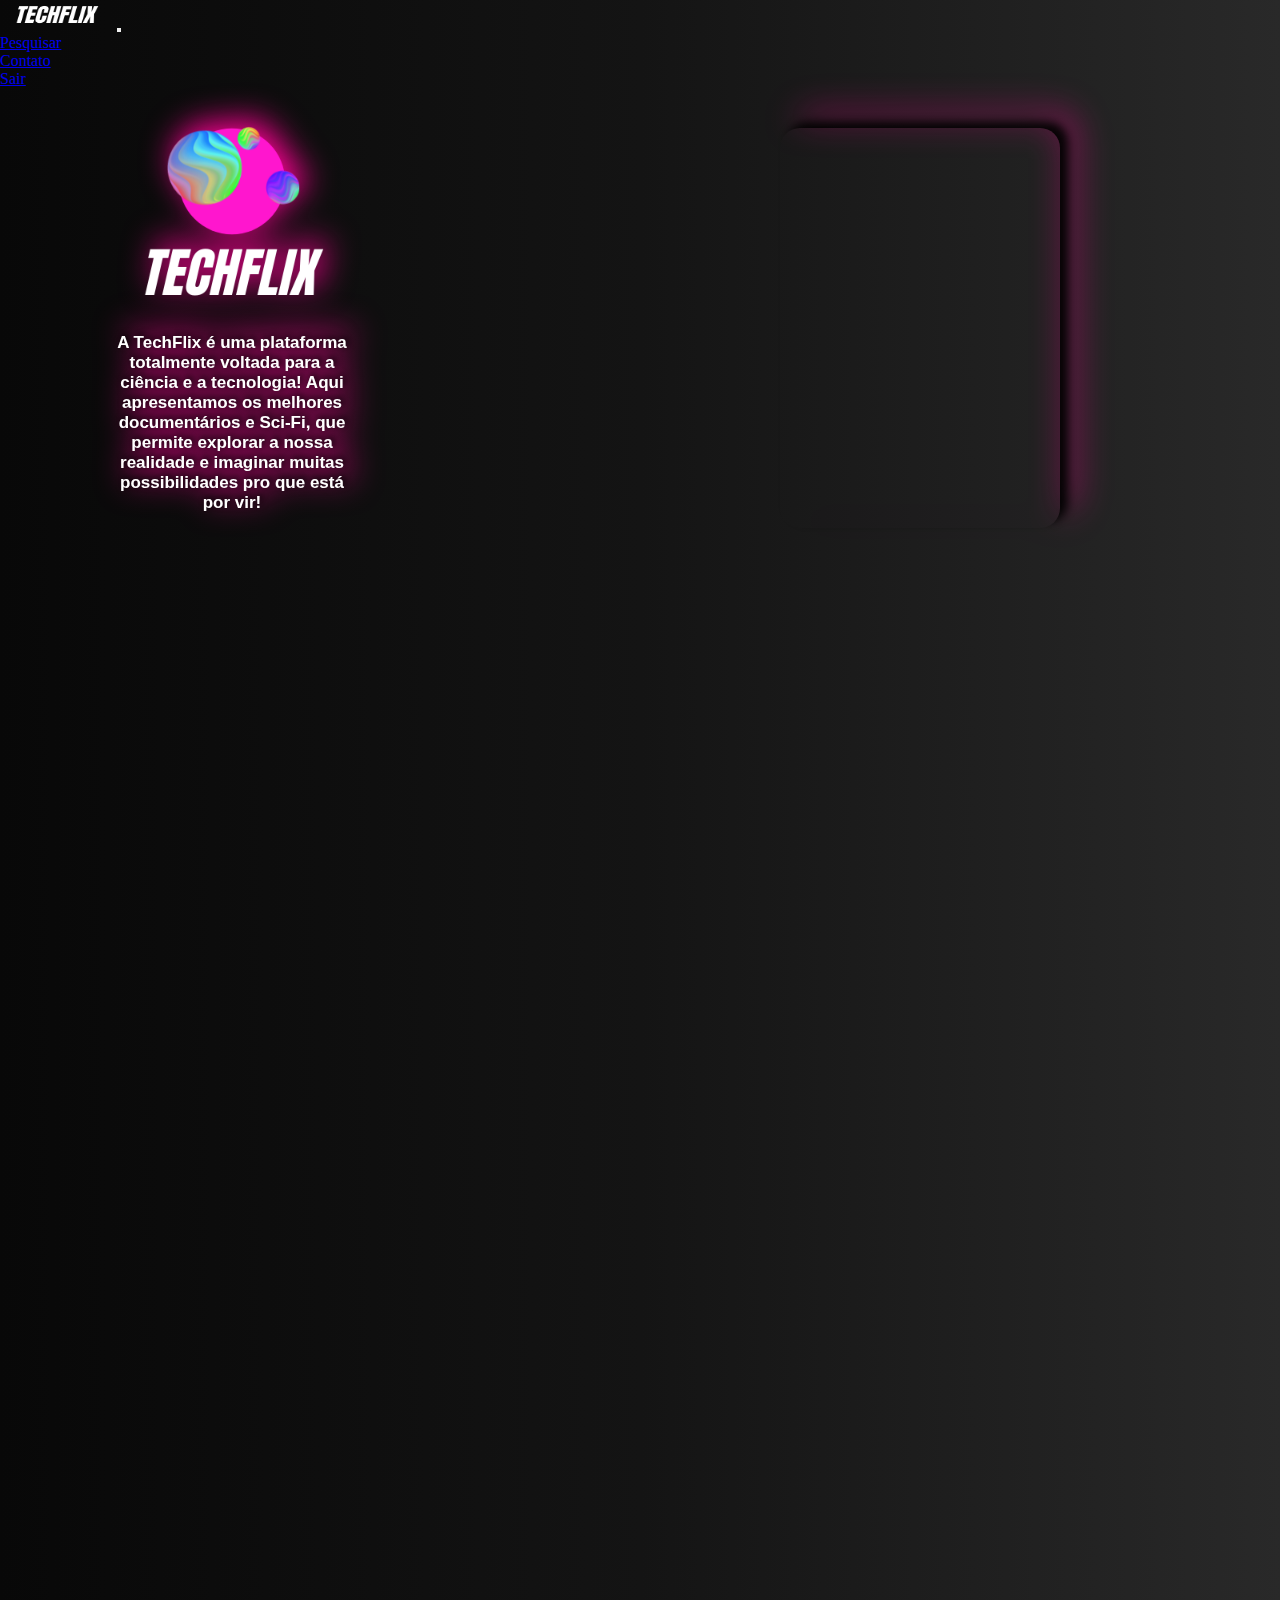
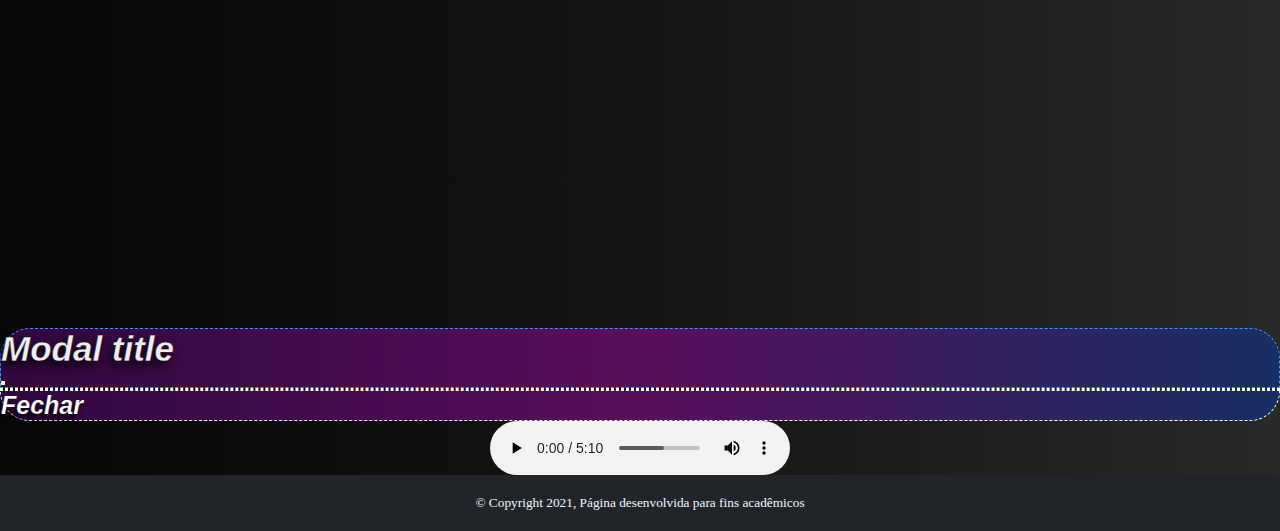
<file: Branch-davi/html.JS.CSS/index.html>
<!DOCTYPE html>
<html lang="pt-br">

<head>
  <meta charset="UTF-8" />
  <meta http-equiv="X-UA-Compatible" content="IE=edge" />
  <meta name="viewport" content="width=device-width, initial-scale=1.0" />
  <link rel="stylesheet" type="text/css" href="../Glider.js-master/glider.css" />
  <link href="https://cdn.jsdelivr.net/npm/bootstrap@5.0.2/dist/css/bootstrap.min.css" rel="stylesheet"
    integrity="sha384-EVSTQN3/azprG1Anm3QDgpJLIm9Nao0Yz1ztcQTwFspd3yD65VohhpuuCOmLASjC" crossorigin="anonymous" />
  <link rel="preconnect" href="https://fonts.googleapis.com">
  <link rel="preconnect" href="https://fonts.gstatic.com" crossorigin>
  <link href="https://fonts.googleapis.com/css2?family=Karantina&display=swap" rel="stylesheet">
  <link rel="stylesheet" href="style.css" />
  <script src="https://code.jquery.com/jquery-3.6.0.min.js"
    integrity="sha256-/xUj+3OJU5yExlq6GSYGSHk7tPXikynS7ogEvDej/m4=" crossorigin="anonymous" defer></script>
  <script src="https://cdn.jsdelivr.net/npm/bootstrap@5.0.2/dist/js/bootstrap.bundle.min.js"
    integrity="sha384-MrcW6ZMFYlzcLA8Nl+NtUVF0sA7MsXsP1UyJoMp4YLEuNSfAP+JcXn/tWtIaxVXM" crossorigin="anonymous"
    defer></script>

  <script src="../Glider.js-master/glider.js" defer></script>
  <script src="index.js" defer></script>
  <title>Home</title>
</head>

<body>
  <nav class="navbar navbar-expand-lg navbar-dark bg-dark">
    <div class="container-fluid">
      <a class="navbar-brand" href="#"><img src="../logo/TECHFLIX.png" alt="TechFlix" width="113" height="30"></a>
      <button class="navbar-toggler" type="button" data-bs-toggle="collapse" data-bs-target="#navbarText"
        aria-controls="navbarText" aria-expanded="false" aria-label="Toggle navigation">
        <span class="navbar-toggler-icon"></span>
      </button>
      <div class="collapse navbar-collapse" id="navbarText">
        <ul class="navbar-nav ms-auto mb-2 mb-lg-0">
          <li class="nav-item">
            <a class="nav-link" href="../../pesquisa/pesquisa.html">Pesquisar</a>
          </li>
          <li class="nav-item">
            <a class="nav-link" href="../../contato/contato.html">Contato</a>
          </li>
          <li class="nav-item">
            <a class="nav-link" href="../../index.html">Sair</a>
          </li>
        </ul>
      </div>
    </div>
  </nav>
  <div class="envelope">
    <div class="descricao">
      <img class="logo" src="../logo/techflix-estatica-tp.png" alt="" />
      <p>
        A TechFlix é uma plataforma totalmente voltada para a ciência e a tecnologia! Aqui apresentamos os melhores
        documentários e Sci-Fi, que permite explorar a nossa realidade e imaginar muitas possibilidades pro que está por
        vir!
      </p>
    </div>
    <div class="filmes">
      <div class="imagens"></div>
      <div class="bts">
        <button aria-label="Previous" class="glider-prev">«</button>
        <button aria-label="Next" class="glider-next">»</button>
        <div role="tablist" class="dots"></div>
      </div>
    </div>
  </div>
  <div class="filme4" id="film4">
  </div>
  <div class="modal fade" id="staticBackdrop" data-bs-backdrop="static" data-bs-keyboard="false" tabindex="-1"
    aria-labelledby="staticBackdropLabel" aria-hidden="true">
    <div class="modal-dialog modal-dialog-centered modal-dialog-scrollable">
      <div class="modal-content">
        <div class="modal-header">
          <h5 class="modal-title" id="staticBackdropLabel">Modal title</h5>
          <button type="button" class="btn-close" data-bs-dismiss="modal" aria-label="Close"></button>
        </div>
        <div class="modal-body">
        </div>
        <div class="modal-footer">
          <button type="button" class="btns" data-bs-dismiss="modal">Fechar</button>
        </div>
      </div>
    </div>
  </div>
  <div class="audio">
    <audio src="../musica/Photon.mp3" controls="controls" looping="looping"></audio>
  </div>
  <footer>
    <small>&copy; Copyright 2021, Página desenvolvida para fins acadêmicos</small>
  </footer>
</body>

</html>
</file>
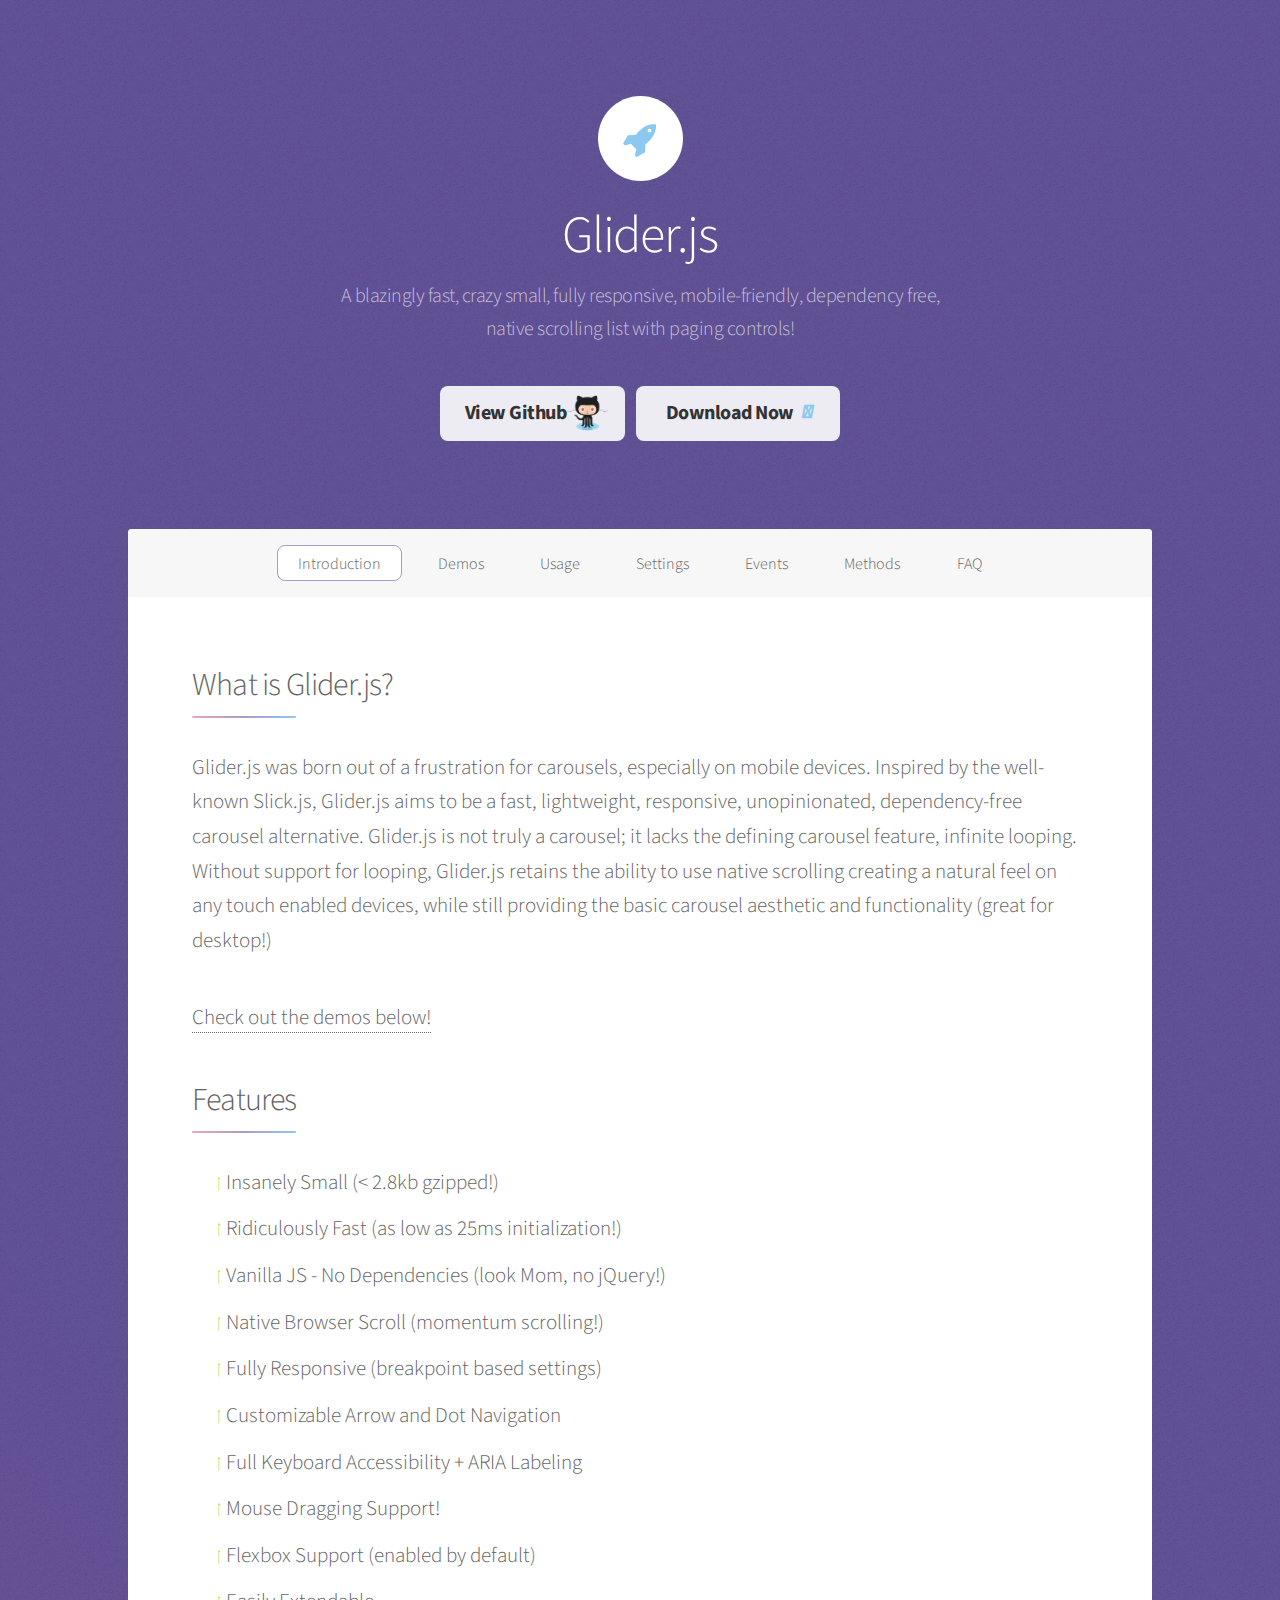
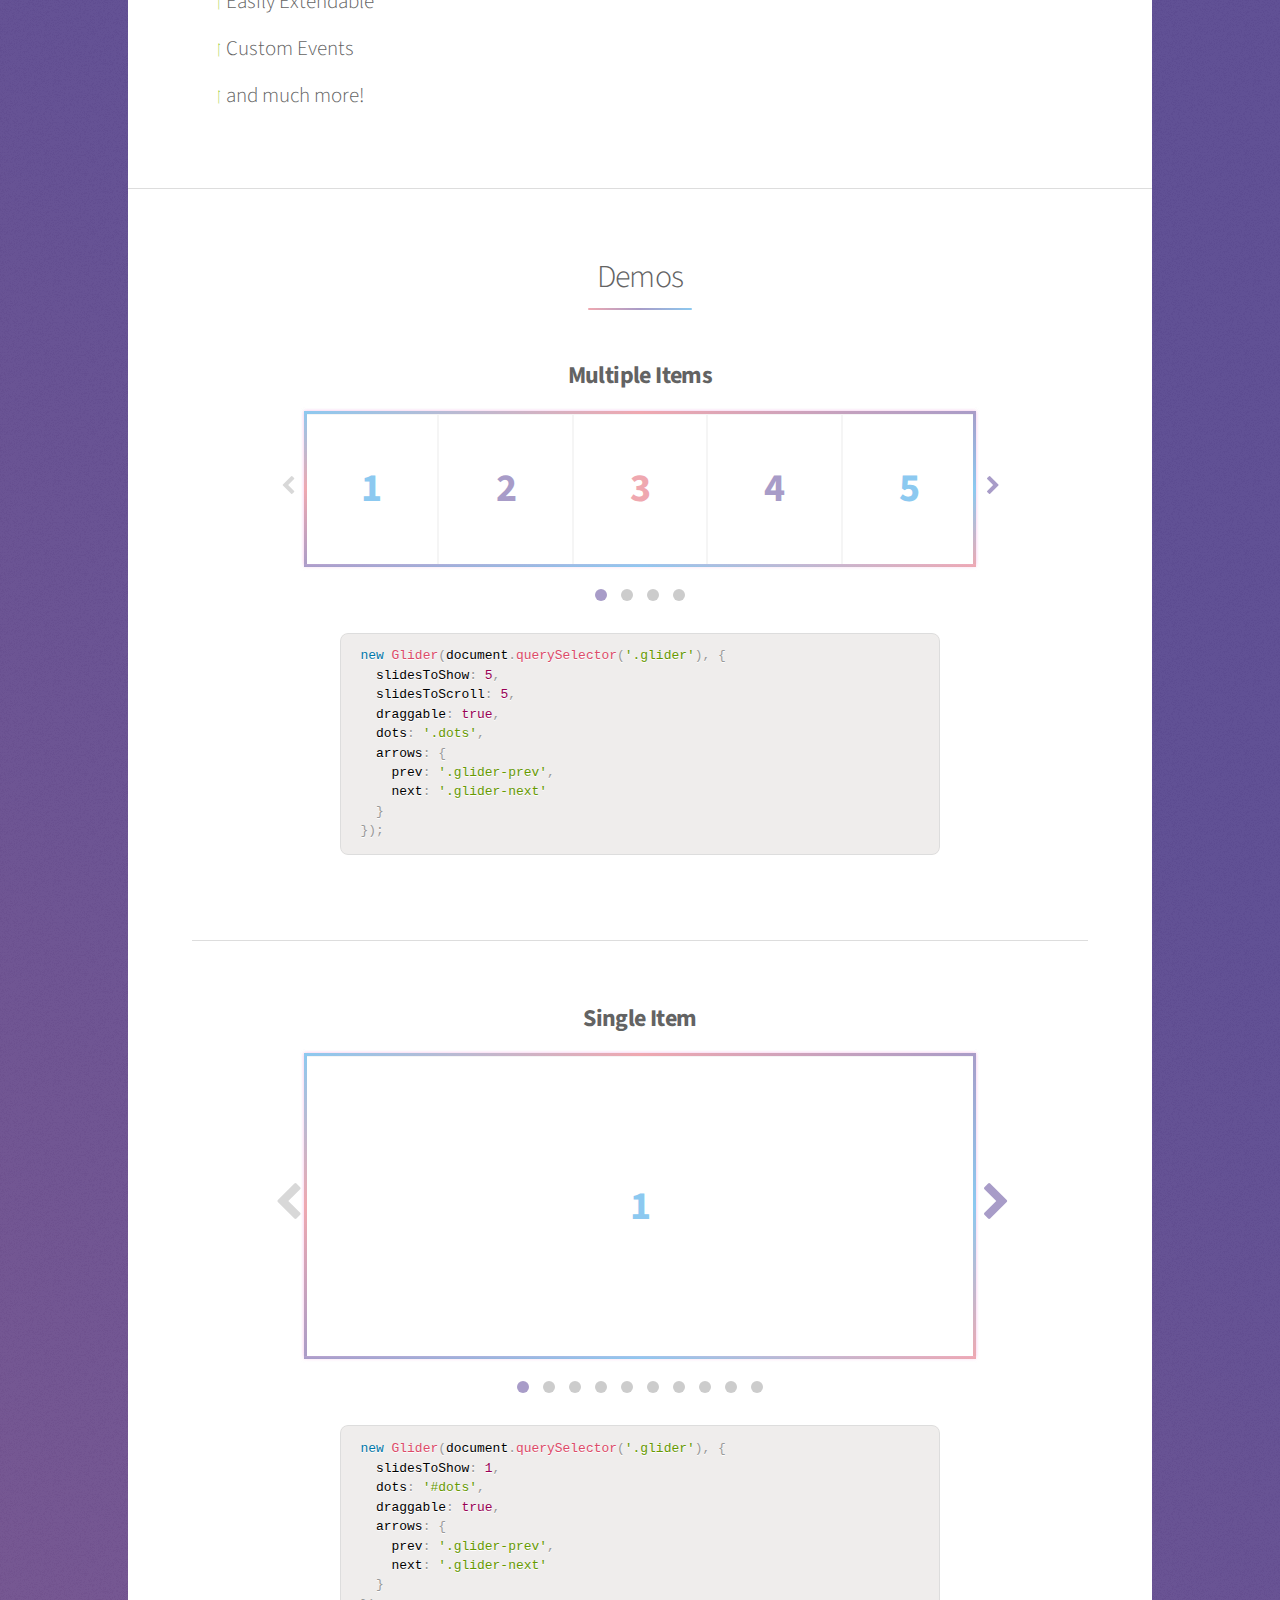
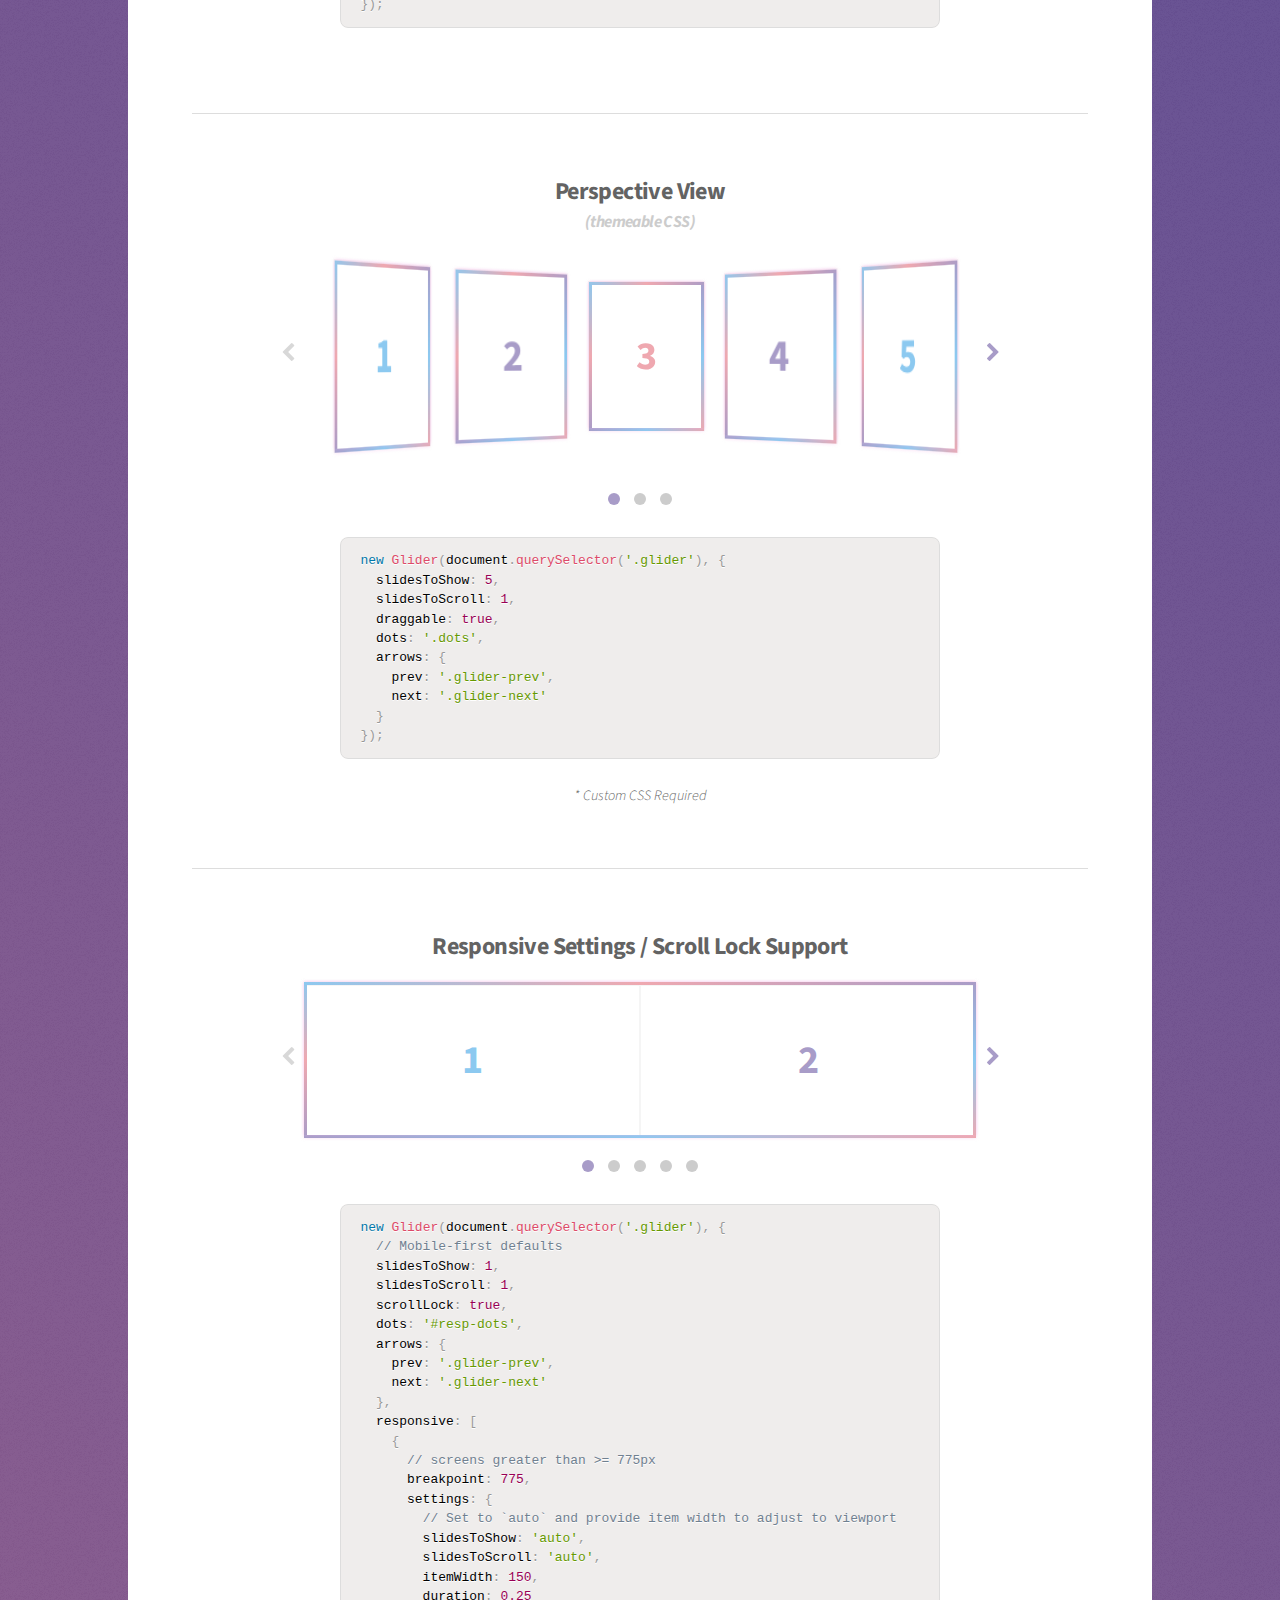
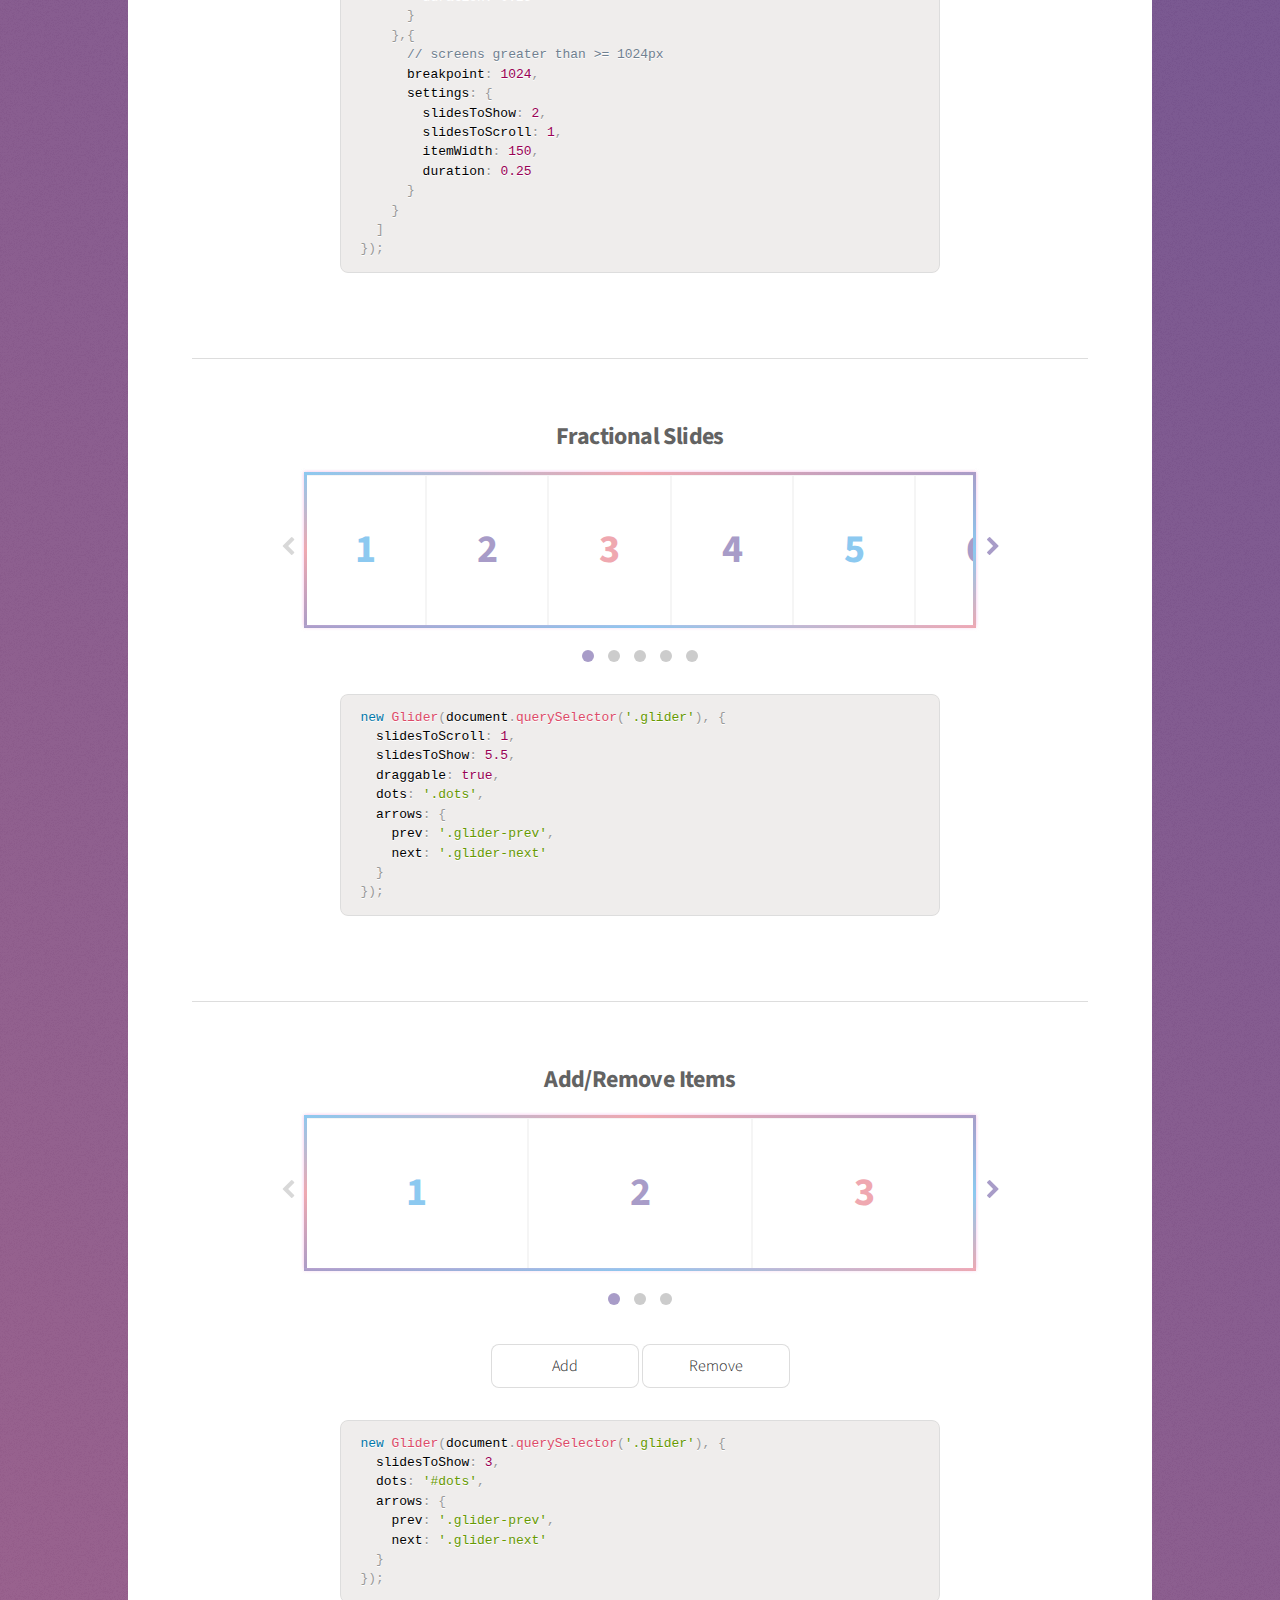
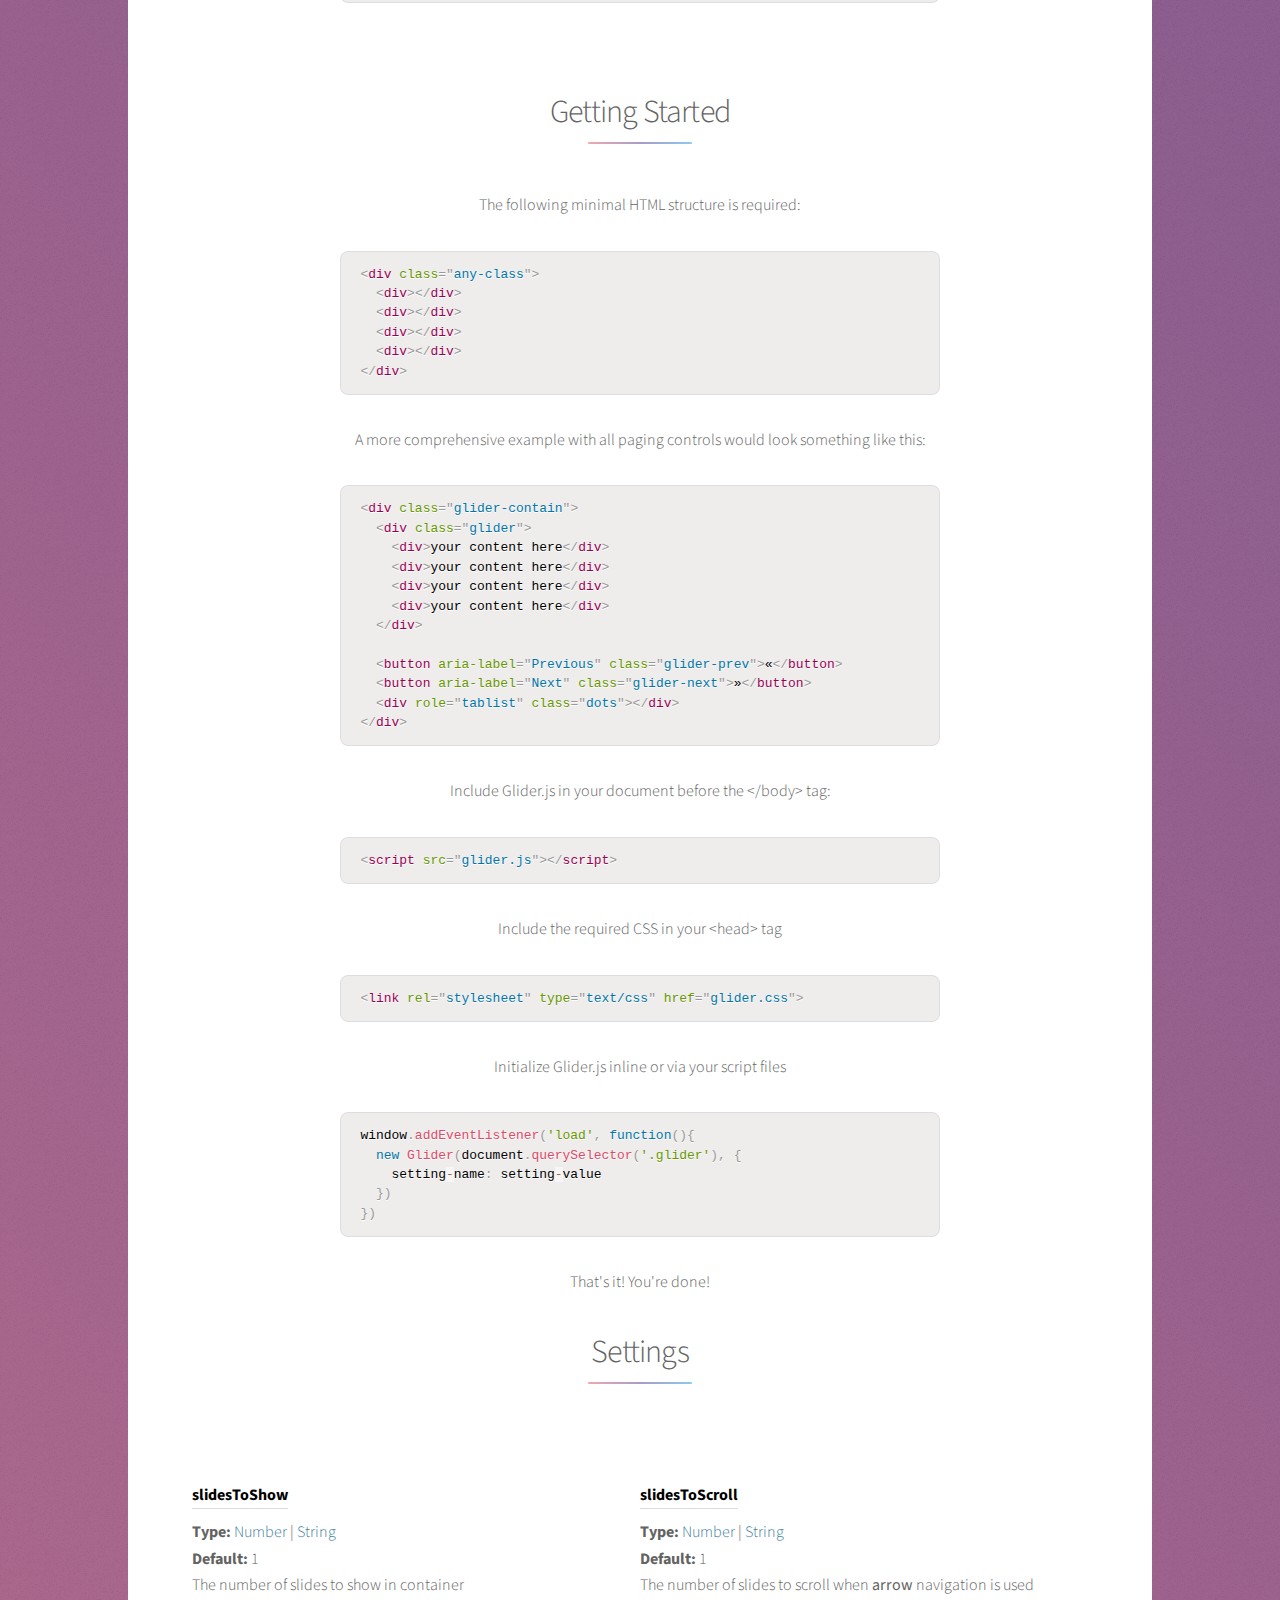
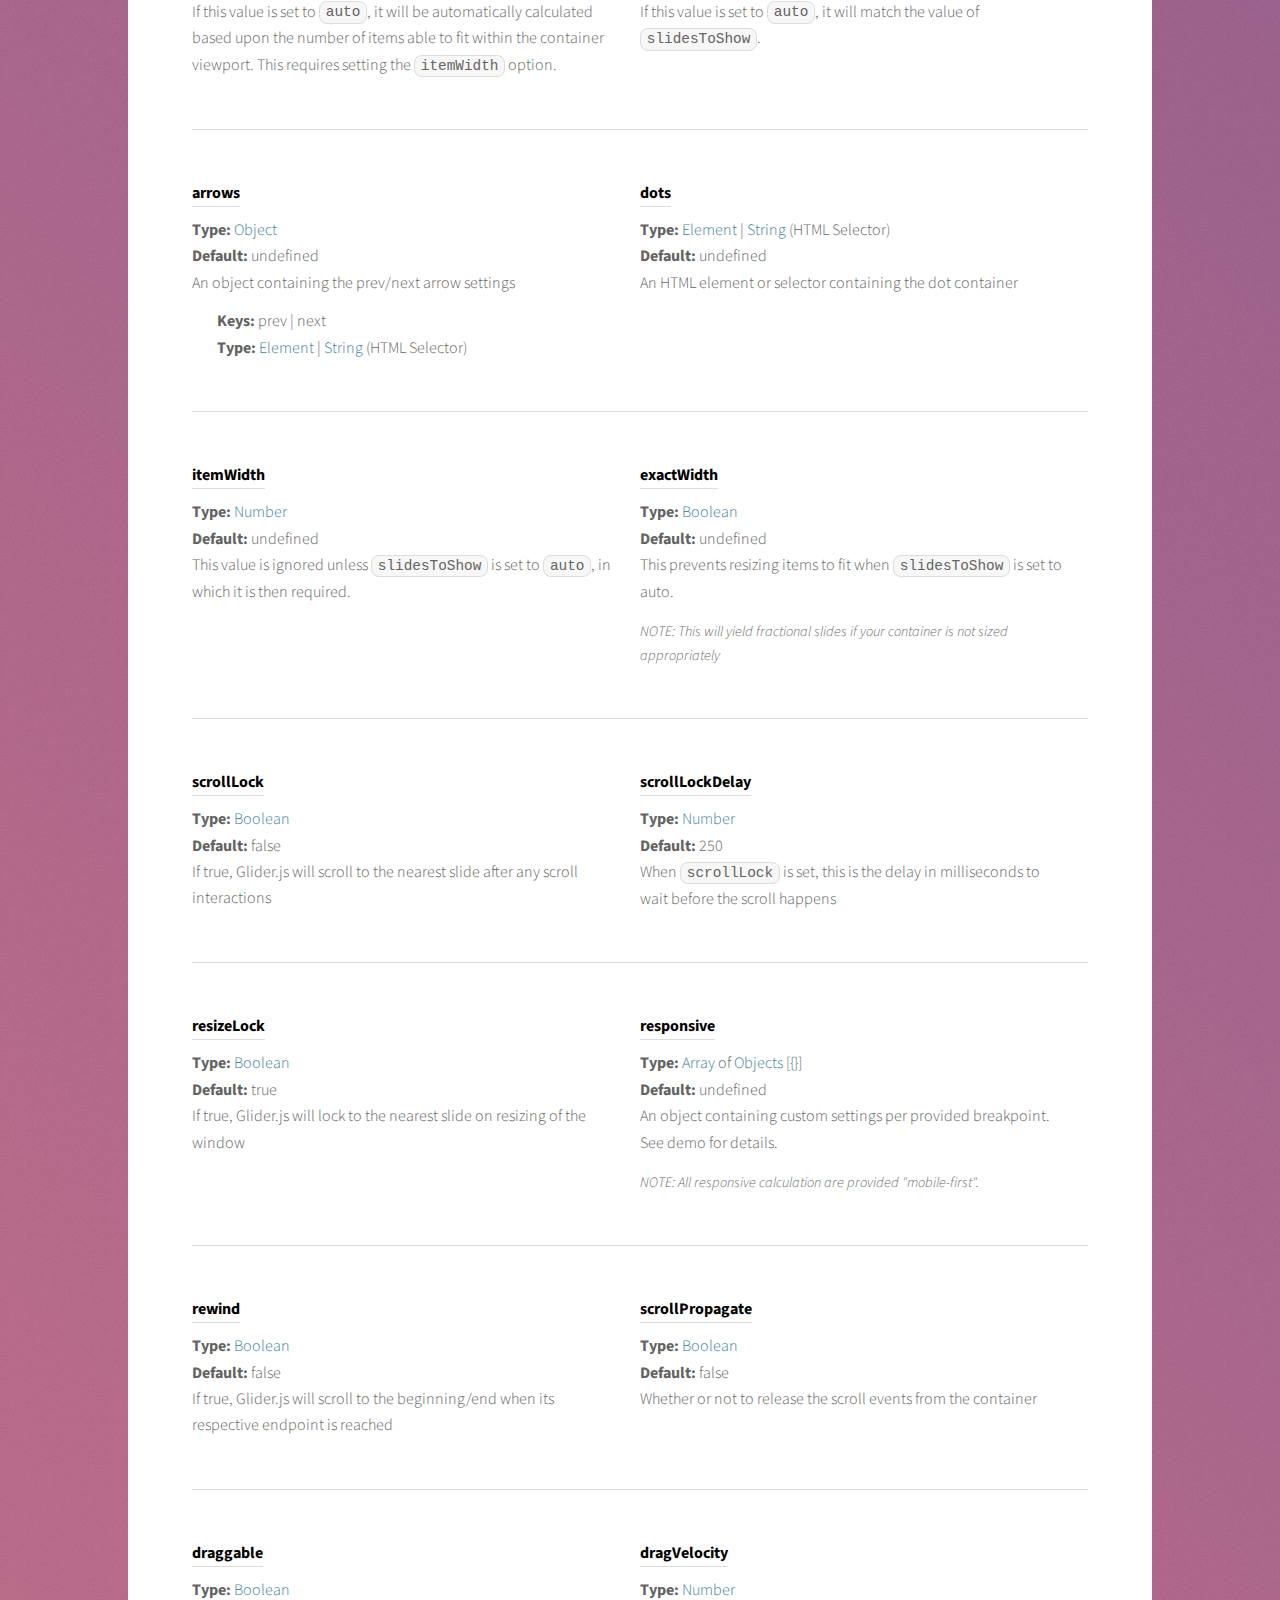
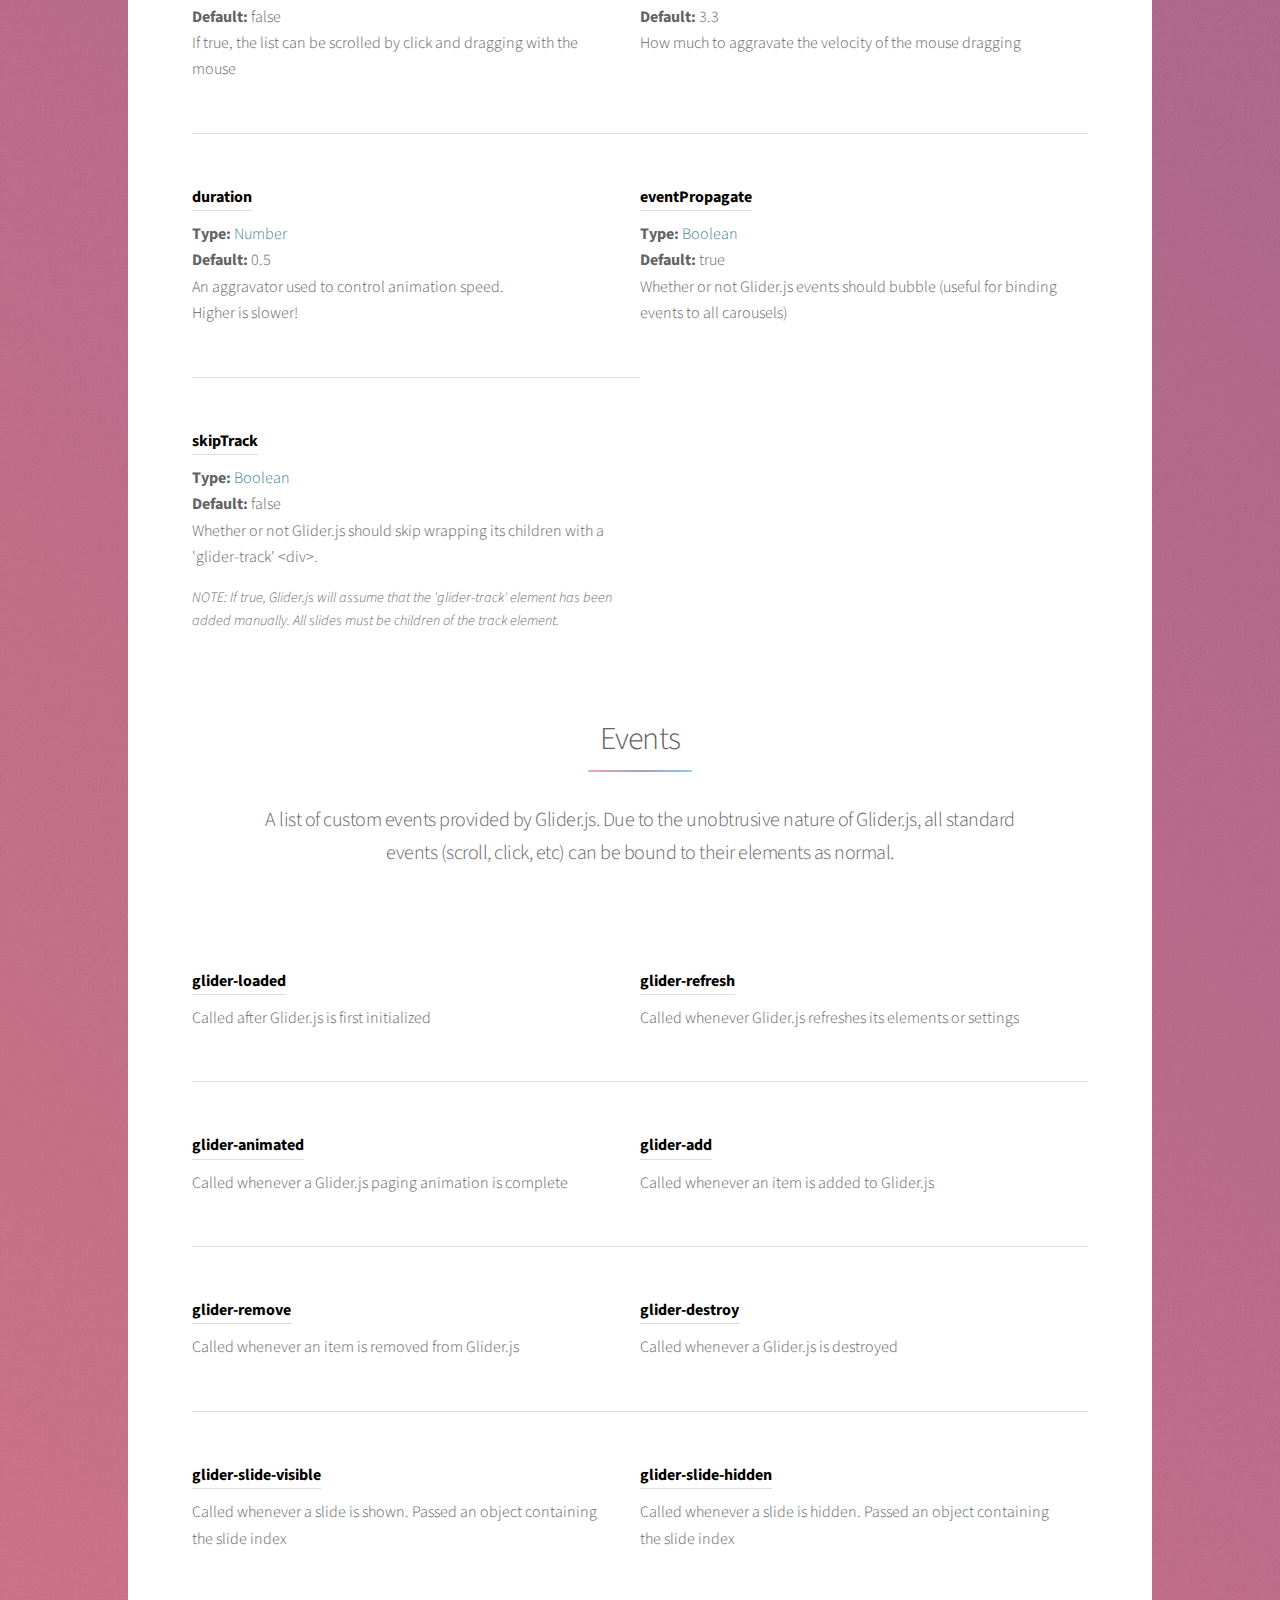
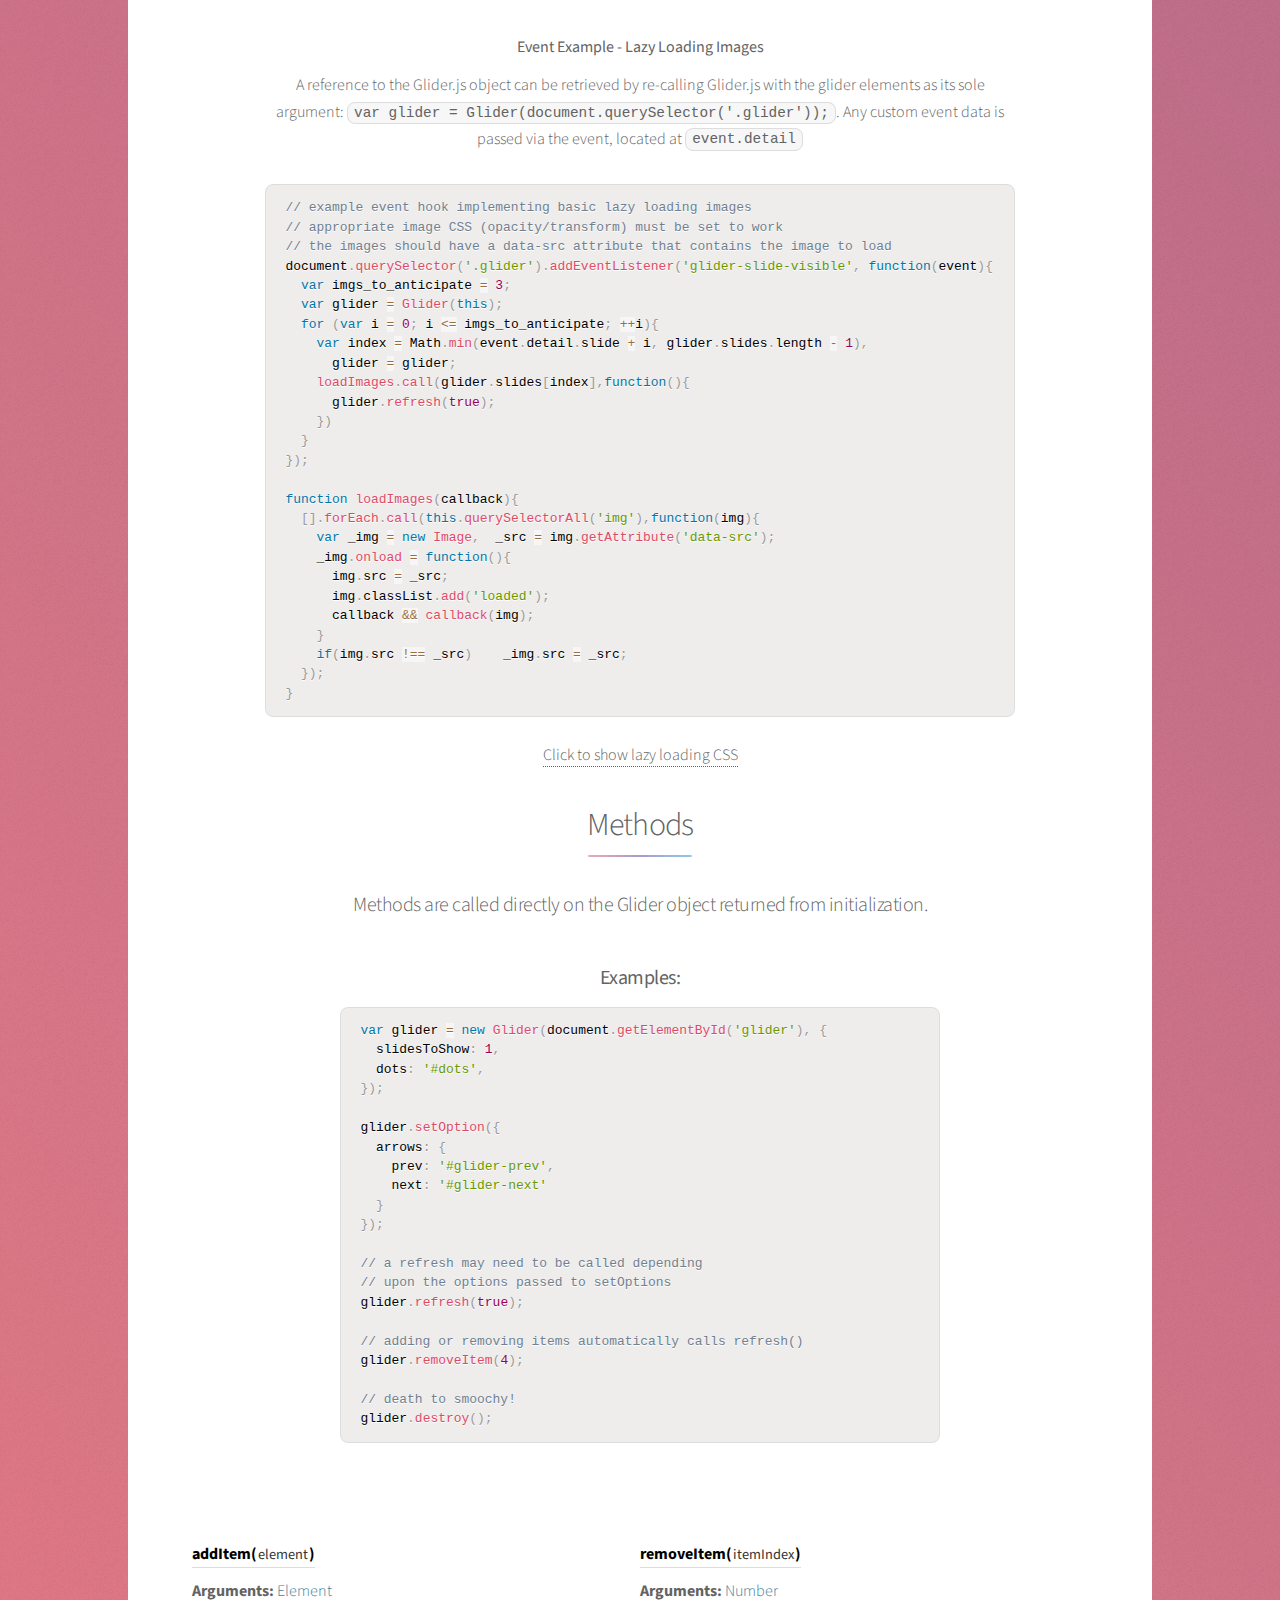
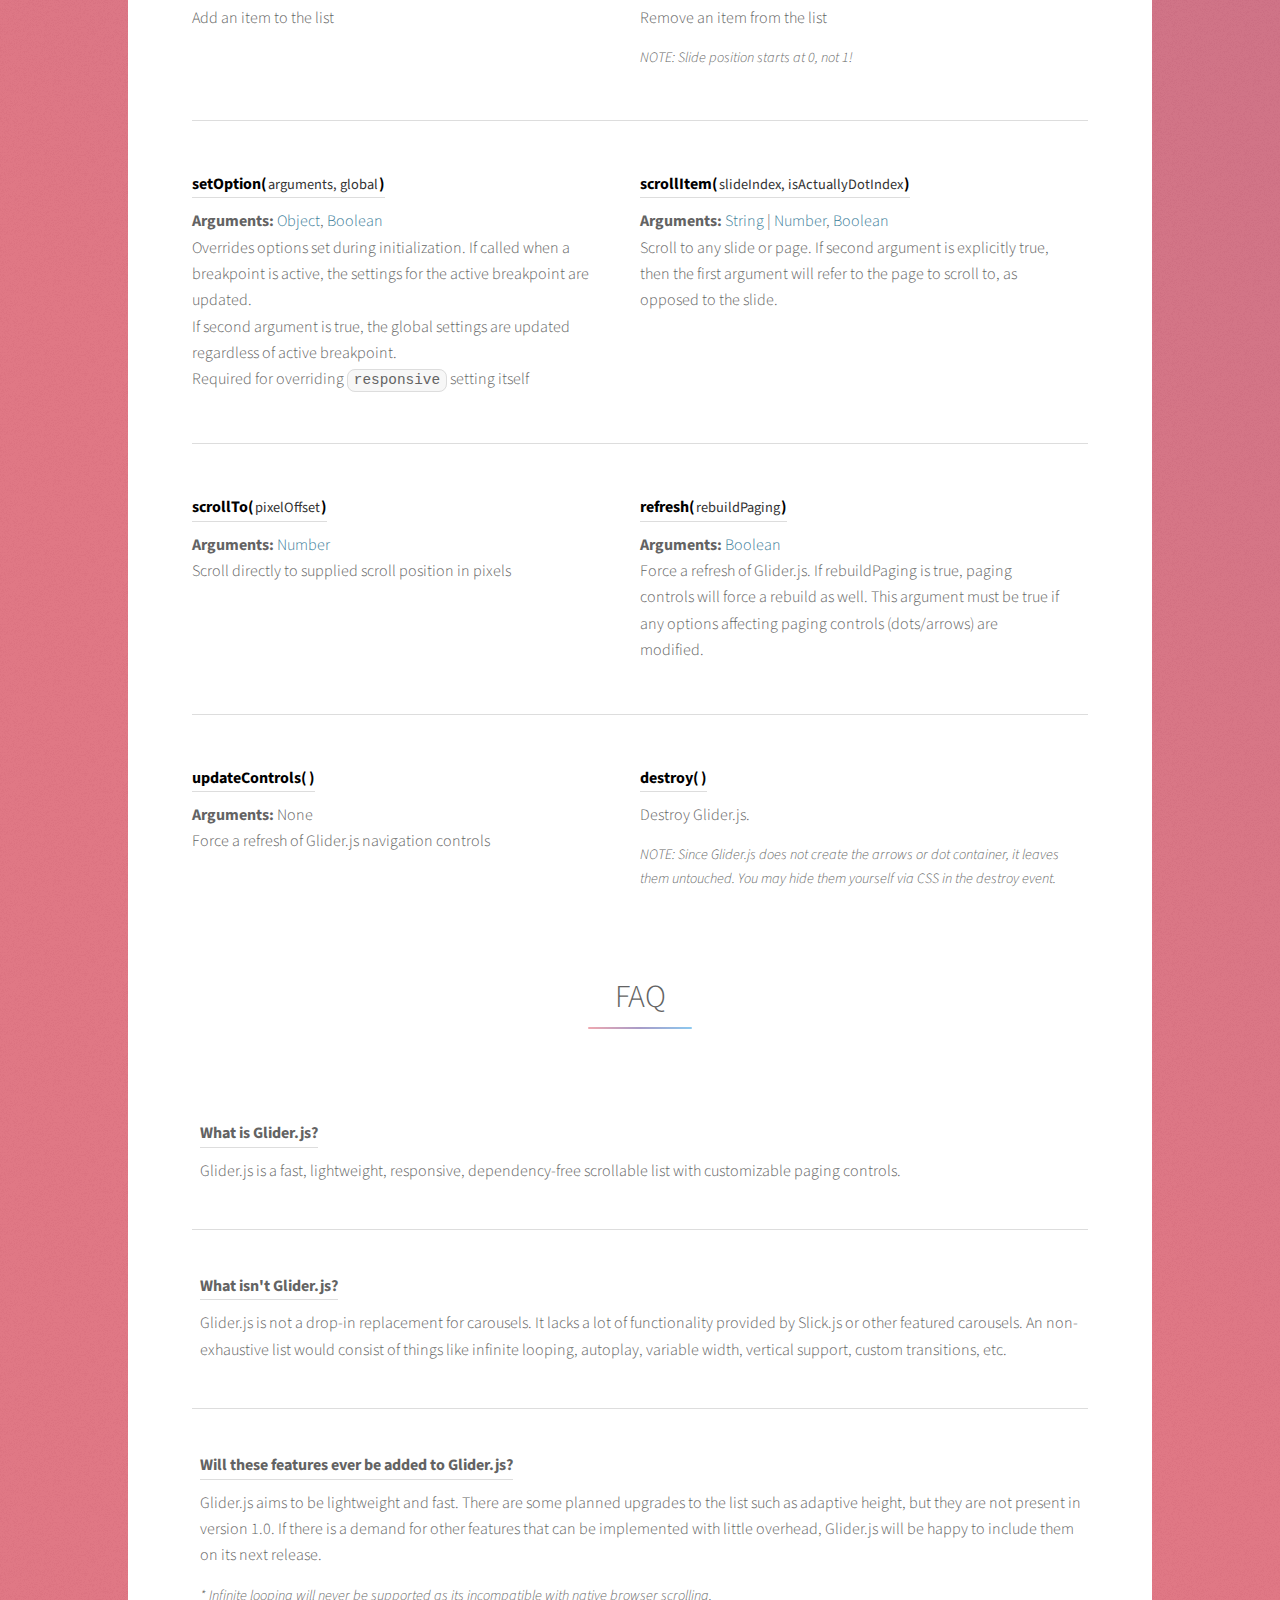
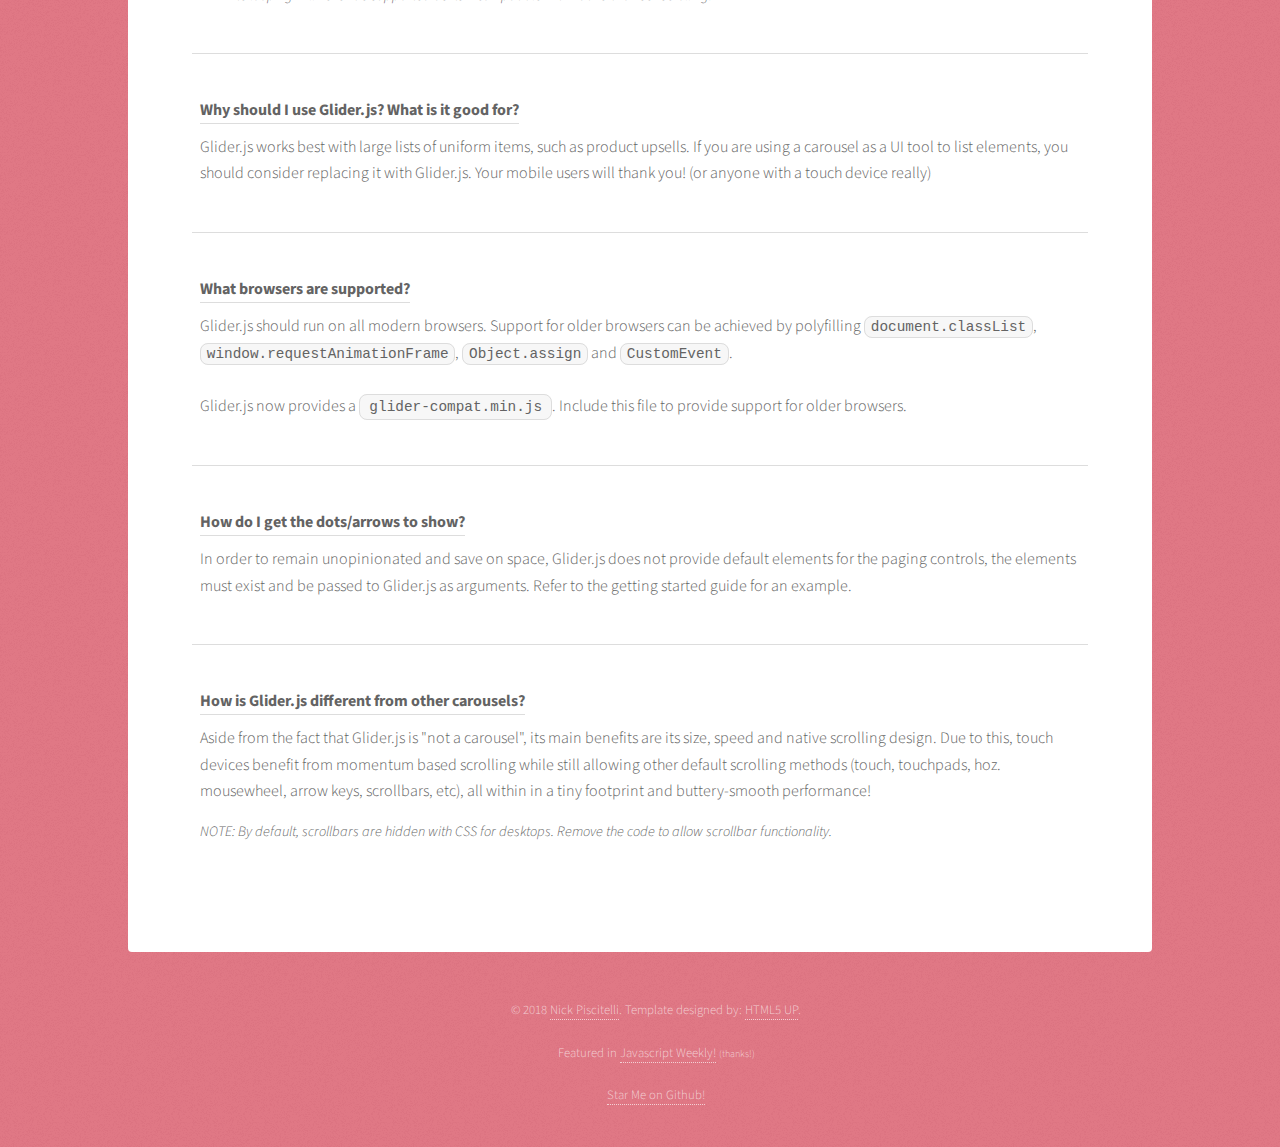
<file: Branch-davi/Glider.js-master/docs/index.html>
<!DOCTYPE HTML>
<html>
<head>
  <!--

    _____ __ _     __                _
   / ___// /(_)___/ /___  ____      (_)___
  / (_ // // // _  // -_)/ __/_    / /(_-<
  \___//_//_/ \_,_/ \__//_/  (_)__/ //___/
                               |___/

  Version: 1.5
  Author: Nick Piscitelli (pickykneee)
  Website: https://nickpiscitelli.com
  License: MIT License
  Release Date: October 25th, 2018

  -->
  <title>Glider.js - A fast, lightweight carousel alternative</title>
  <meta charset="utf-8" />
  <link rel="shortcut icon" href="favicon.ico" type="image/x-icon" />
  <meta name='viewport' content='width=device-width, initial-scale=1.0, maximum-scale=1.0, user-scalable=0' />
  <link rel="canonical" href="https://nickpiscitelli.github.io/Glider.js/" />
  <link rel="stylesheet" href="https://use.fontawesome.com/releases/v5.4.1/css/all.css" integrity="sha384-5sAR7xN1Nv6T6+dT2mhtzEpVJvfS3NScPQTrOxhwjIuvcA67KV2R5Jz6kr4abQsz" crossorigin="anonymous">
  <link rel="stylesheet" href="assets/css/prism.css" />
  <link rel="stylesheet" href="assets/css/main.css" />
  <link rel="canonical" href="https://nickpiscitelli.github.io/Glider.js" />
  <noscript>
    <link rel="stylesheet" href="assets/css/noscript.css" />
  </noscript>
  <script src="assets/js/glider-compat.min.js"></script>
  <script src="assets/js/glider.min.js"></script>
</head>

<body class="is-preload">

  <!-- Wrapper -->
  <div id="wrapper">

    <!-- Header -->
    <header id="header" class="alt">
      <span class="logo"><img src="images/logo.svg" alt="" /></span>
      <h1>Glider.js</h1>
      <p>
        A blazingly fast, crazy small, fully responsive, mobile-friendly, dependency free,
        native scrolling list with paging controls!
      </p>
      <p>
        <a href="https://github.com/NickPiscitelli/Glider.js" class="button github">
          <img class="octo" src="images/octo.png" > <span class="mobileHide">View</span> Github
        </a>
        &nbsp;
        <a onclick="ga('send','event','Download Button');" href="https://github.com/NickPiscitelli/Glider.js/archive/master.zip" class="button">
          Download <span class="mobileHide">Now</span>
        <i class="zip fas fa-download dl-icon"></i>
        </a>
      </p>
    </header>

    <!-- Nav -->
    <nav id="nav">
      <ul>
        <li><a href="#intro" class="active">Introduction</a></li>
        <li><a href="#demos">Demos</a></li>
        <li><a href="#usage">Usage</a></li>
        <li><a href="#settings">Settings</a></li>
        <li><a href="#events">Events</a></li>
        <li><a href="#methods">Methods</a></li>
        <li><a href="#faq">FAQ</a></li>
      </ul>
    </nav>
    <!-- Main -->
    <div id="main">
      <!-- Introduction -->
      <section id="intro" class="main">
        <div class="spotlight">
          <div class="content">
            <header class="major">
              <h2>What is Glider.js?</h2>
            </header>
            <p>
              Glider.js was born out of a frustration for carousels, especially on mobile devices. Inspired by the well-known Slick.js, Glider.js aims
              to be a fast, lightweight, responsive, unopinionated, dependency-free carousel alternative. Glider.js is not truly a carousel; it lacks
              the defining carousel feature, infinite looping. Without support for looping, Glider.js retains the ability to use native scrolling creating
              a natural feel on any touch enabled devices, while still providing the basic carousel aesthetic and functionality (great for desktop!)
            </p>
            <p>
              <a href="#demos" class="smooth-scroll">Check out the demos below!</a>
            </p>

            <header class="major">
              <h2>Features</h2>
            </header>
            <ul class="script-features">
              <li><i class="fas fa-check"></i>Insanely Small (&lt; 2.8kb gzipped!)</li>
              <li><i class="fas fa-check"></i>Ridiculously Fast (as low as 25ms initialization!)</li>
              <li><i class="fas fa-check"></i>Vanilla JS - No Dependencies (look Mom, no jQuery!)</li>
              <li><i class="fas fa-check"></i>Native Browser Scroll (momentum scrolling!)</li>
              <li><i class="fas fa-check"></i>Fully Responsive (breakpoint based settings)</li>
              <li><i class="fas fa-check"></i>Customizable Arrow and Dot Navigation</li>
              <li><i class="fas fa-check"></i>Full Keyboard Accessibility + ARIA Labeling</li>
              <li><i class="fas fa-check"></i>Mouse Dragging Support!</li>
              <li><i class="fas fa-check"></i>Flexbox Support (enabled by default)</li>
              <li><i class="fas fa-check"></i>Easily Extendable</li>
              <li><i class="fas fa-check"></i>Custom Events</li>
              <li><i class="fas fa-check"></i>and much more!</li>
            </ul>
          </div>
        </div>
      </section>

      <!-- First Section -->
      <section id="demos" class="main special">
        <header class="major">
          <h2>Demos</h2>
        </header>

        <div class="demo first">
          <h2>Multiple Items</h2>
          <div data-name="Multiple Item" class="glider-contain multiple">
            <div class="gradient-border-bottom">
              <div class="gradient-border">
                <div class="glider" id="glider-double">
                  <div><h1>1</h1></div>
                  <div><h1>2</h1></div>
                  <div><h1>3</h1></div>
                  <div><h1>4</h1></div>
                  <div><h1>5</h1></div>
                  <div><h1>6</h1></div>
                  <div><h1>7</h1></div>
                  <div><h1>8</h1></div>
                  <div><h1>9</h1></div>
                  <div><h1>10</h1></div>
                  <div><h1>11</h1></div>
                  <div><h1>12</h1></div>
                  <div><h1>13</h1></div>
                  <div><h1>14</h1></div>
                  <div><h1>15</h1></div>
                  <div><h1>16</h1></div>
                  <div><h1>17</h1></div>
                  <div><h1>18</h1></div>
                </div>
              </div>
            </div>
            <button role="button" aria-label="Previous" class="glider-prev" id="glider-prev-2"><i class="fa fa-chevron-left"></i></i></button>
            <button role="button" aria-label="Next" class="glider-next" id="glider-next-2"><i class="fa fa-chevron-right"></i></i></button>
            <div id="dots2"></div>
          </div>
          <script>
            window.addEventListener('load', function () {
              window.glides = new Glider(document.getElementById('glider-double'), {
                slidesToShow: 5,
                slidesToScroll: 5,
                draggable: true,
                dots: '#dots2',
                arrows: {
                  prev: '#glider-prev-2',
                  next: '#glider-next-2'
                }
              })
            });
          </script>
          <pre class="line-numbers language-javascript">
            <code class="line-numbers language-javascript">
              new Glider(document.querySelector('.glider'), {
                slidesToShow: 5,
                slidesToScroll: 5,
                draggable: true,
                dots: '.dots',
                arrows: {
                  prev: '.glider-prev',
                  next: '.glider-next'
                }
              });
            </code>
          </pre>
        </div>


        <div class="demo">
          <h2>Single Item</h2>
          <div data-name="Single Item" class="glider-contain">
            <div class="gradient-border-bottom">
              <div class="gradient-border">
                <div class="glider" id="glider-single">
                  <div><h1>1</h1></div>
                  <div><h1>2</h1></div>
                  <div><h1>3</h1></div>
                  <div><h1>4</h1></div>
                  <div><h1>5</h1></div>
                  <div><h1>6</h1></div>
                  <div><h1>7</h1></div>
                  <div><h1>8</h1></div>
                  <div><h1>9</h1></div>
                  <div><h1>10</h1></div>
                </div>
              </div>
            </div>
            <button role="button" aria-label="Previous" class="glider-prev" id="glider-prev"><i class="fa fa-chevron-left"></i></i></button>
            <button role="button" aria-label="Next" class="glider-next" id="glider-next"><i class="fa fa-chevron-right"></i></i></button>
            <div id="dots"></div>
          </div>
          <script>
            window.addEventListener('load', function(){
              new Glider(document.getElementById('glider-single'), {
                slidesToShow: 1,
                dots: '#dots',
                draggable: true,
                arrows: {
                  prev: '#glider-prev',
                  next: '#glider-next'
                },
                easing: function (x, t, b, c, d) {
                  return c*(t/=d)*t + b;
                }
              });
            });
          </script>

          <pre class="line-numbers language-javascript">
            <code class="line-numbers language-javascript">
              new Glider(document.querySelector('.glider'), {
                slidesToShow: 1,
                dots: '#dots',
                draggable: true,
                arrows: {
                  prev: '.glider-prev',
                  next: '.glider-next'
                }
              });
            </code>
          </pre>
        </div>

        <div class="demo persp">
          <h2>Perspective View<span class="aside">(themeable CSS)</span></h2>
          <div data-name="Perspective View" class="glider-contain multiple">
            <div class="glider glider-persp" id="glider-persp">
              <div><div class="gradient-border-bottom"><div class="gradient-border"><h1>1</h1></div></div></div>
              <div><div class="gradient-border-bottom"><div class="gradient-border"><h1>2</h1></div></div></div>
              <div><div class="gradient-border-bottom"><div class="gradient-border"><h1>3</h1></div></div></div>
              <div><div class="gradient-border-bottom"><div class="gradient-border"><h1>4</h1></div></div></div>
              <div><div class="gradient-border-bottom"><div class="gradient-border"><h1>5</h1></div></div></div>
              <div><div class="gradient-border-bottom"><div class="gradient-border"><h1>6</h1></div></div></div>
              <div><div class="gradient-border-bottom"><div class="gradient-border"><h1>7</h1></div></div></div>
              <div><div class="gradient-border-bottom"><div class="gradient-border"><h1>8</h1></div></div></div>
              <div><div class="gradient-border-bottom"><div class="gradient-border"><h1>9</h1></div></div></div>
              <div><div class="gradient-border-bottom"><div class="gradient-border"><h1>10</h1></div></div></div>
              <div><div class="gradient-border-bottom"><div class="gradient-border"><h1>11</h1></div></div></div>
              <div><div class="gradient-border-bottom"><div class="gradient-border"><h1>12</h1></div></div></div>
              <div><div class="gradient-border-bottom"><div class="gradient-border"><h1>13</h1></div></div></div>
              <div><div class="gradient-border-bottom"><div class="gradient-border"><h1>14</h1></div></div></div>
              <div><div class="gradient-border-bottom"><div class="gradient-border"><h1>15</h1></div></div></div>
            </div>
            <button role="button" aria-label="Previous" class="glider-prev" id="glider-prev-per"><i class="fa fa-chevron-left"></i></i></button>
            <button role="button" aria-label="Next" class="glider-next" id="glider-next-per"><i class="fa fa-chevron-right"></i></i></button>
            <div id="dots-per"></div>
          </div>
          <script>
            window.addEventListener('load', function () {
              window.glides = new Glider(document.getElementById('glider-persp'), {
                slidesToShow: 5,
                slidesToScroll: 1,
                draggable: true,
                dots: '#dots-per',
                arrows: {
                  prev: '#glider-prev-per',
                  next: '#glider-next-per'
                }
              })
            });
          </script>
          <pre class="line-numbers language-javascript">
            <code class="line-numbers language-javascript">
              new Glider(document.querySelector('.glider'), {
                slidesToShow: 5,
                slidesToScroll: 1,
                draggable: true,
                dots: '.dots',
                arrows: {
                  prev: '.glider-prev',
                  next: '.glider-next'
                }
              });
            </code>
          </pre>
          <span class="aside">* Custom CSS Required</span>
        </div>
        <div class="demo">
          <h2>Responsive Settings / Scroll Lock Support</h2>
          <div data-name="Responsive Settings" class="glider-contain multiple">
            <div class="gradient-border-bottom">
              <div class="gradient-border">
                <div class="glider" id="glider-resp">
                  <div><h1>1</h1></div>
                  <div><h1>2</h1></div>
                  <div><h1>3</h1></div>
                  <div><h1>4</h1></div>
                  <div><h1>5</h1></div>
                  <div><h1>6</h1></div>
                  <div><h1>7</h1></div>
                  <div><h1>8</h1></div>
                  <div><h1>9</h1></div>
                  <div><h1>10</h1></div>
                </div>
              </div>
            </div>
            <button role="button" aria-label="Previous" class="glider-prev" id="glider-prev-resp"><i class="fa fa-chevron-left"></i></i></button>
            <button role="button" aria-label="Next" class="glider-next" id="glider-next-resp"><i class="fa fa-chevron-right"></i></i></button>
            <div id="resp-dots"></div>
          </div>
          <script>
            window.addEventListener('load',function(){
              new Glider(document.querySelector('#glider-resp'), {
                // Mobile-first defaults
                slidesToShow: 1,
                slidesToScroll: 1,
                scrollLock: true,
                dots: '#resp-dots',
                arrows: {
                  prev: '#glider-prev-resp',
                  next: '#glider-next-resp'
                },
                responsive: [
                  {
                    breakpoint: 775,
                    settings: {
                      slidesToShow: 'auto',
                      slidesToScroll: 'auto',
                      itemWidth: 150,
                      duration: 0.25
                    }
                  },{
                    breakpoint: 1024,
                    settings: {
                      slidesToShow: 2,
                      slidesToScroll: 1,
                      itemWidth: 150,
                      duration: 0.25
                    }
                  }
                ]
              })
            });
          </script>

          <pre class="line-numbers language-javascript">
            <code class="line-numbers language-javascript">
              new Glider(document.querySelector('.glider'), {
                // Mobile-first defaults
                slidesToShow: 1,
                slidesToScroll: 1,
                scrollLock: true,
                dots: '#resp-dots',
                arrows: {
                  prev: '.glider-prev',
                  next: '.glider-next'
                },
                responsive: [
                  {
                    // screens greater than >= 775px
                    breakpoint: 775,
                    settings: {
                      // Set to `auto` and provide item width to adjust to viewport
                      slidesToShow: 'auto',
                      slidesToScroll: 'auto',
                      itemWidth: 150,
                      duration: 0.25
                    }
                  },{
                    // screens greater than >= 1024px
                    breakpoint: 1024,
                    settings: {
                      slidesToShow: 2,
                      slidesToScroll: 1,
                      itemWidth: 150,
                      duration: 0.25
                    }
                  }
                ]
              });
            </code>
          </pre>
        </div>

        <div class="demo">
          <h2>Fractional Slides</h2>
          <div data-name="Fractional Slides" class="glider-contain multiple">
            <div class="gradient-border-bottom">
              <div class="gradient-border">
                <div class="glider" id="glider-cut">
                  <div><h1>1</h1></div>
                  <div><h1>2</h1></div>
                  <div><h1>3</h1></div>
                  <div><h1>4</h1></div>
                  <div><h1>5</h1></div>
                  <div><h1>6</h1></div>
                  <div><h1>7</h1></div>
                  <div><h1>8</h1></div>
                  <div><h1>9</h1></div>
                  <div><h1>10</h1></div>
                  <div><h1>11</h1></div>
                  <div><h1>12</h1></div>
                  <div><h1>13</h1></div>
                  <div><h1>14</h1></div>
                  <div><h1>15</h1></div>
                  <div><h1>16</h1></div>
                  <div><h1>17</h1></div>
                  <div><h1>18</h1></div>
                  <div><h1>19</h1></div>
                  <div><h1>20</h1></div>
                  <div><h1>21</h1></div>
                  <div><h1>22</h1></div>
                  <div><h1>23</h1></div>
                  <div><h1>24</h1></div>
                </div>
              </div>
            </div>
            <button role="button" aria-label="Previous" class="glider-prev" id="cut-prev"><i class="fa fa-chevron-left"></i></i></button>
            <button role="button" aria-label="Next" class="glider-next" id="cut-next"><i class="fa fa-chevron-right"></i></i></button>
            <div role="tablist" id="frac-dots"></div>
          </div>
          <script>
            window.addEventListener('load',function(){
              var glider = new Glider(document.getElementById('glider-cut'), {
                slidesToScroll: 1,
                slidesToShow: 5.5,
                draggable: true,
                dots: '#frac-dots',
                arrows: {
                  prev: '#cut-prev',
                  next: '#cut-next'
                }
              });
            })
          </script>

          <pre class="line-numbers language-javascript">
            <code class="line-numbers language-javascript">
              new Glider(document.querySelector('.glider'), {
                slidesToScroll: 1,
                slidesToShow: 5.5,
                draggable: true,
                dots: '.dots',
                arrows: {
                  prev: '.glider-prev',
                  next: '.glider-next'
                }
              });
            </code>
          </pre>
        </div>

        <div class="demo">
          <div id="add"><h1></h1></div>
          <h2>Add/Remove Items</h2>
          <div data-name="Add/Remove Items" class="glider-contain multiple">
            <div class="gradient-border-bottom">
              <div class="gradient-border">
                <div class="glider" id="glider-add">
                  <div><h1>1</h1></div>
                  <div><h1>2</h1></div>
                  <div><h1>3</h1></div>
                  <div><h1>4</h1></div>
                  <div><h1>5</h1></div>
                  <div><h1>6</h1></div>
                  <div><h1>7</h1></div>
                  <div><h1>8</h1></div>
                  <div><h1>9</h1></div>
                </div>
              </div>
            </div>
            <button role="button" aria-label="Previous" class="glider-prev" id="glider-prev-add"><i class="fa fa-chevron-left"></i></i></button>
            <button role="button" aria-label="Next" class="glider-next" id="glider-next-add"><i class="fa fa-chevron-right"></i></i></button>
            <div id="add-dots"></div>
          </div>
          <p class="buttons">
            <a class="button" id="addSlide">Add</a>
            <a class="button" id="removeSlide">Remove</a>
          </p>
          <script>
          window.addEventListener('load',function(){
            var glider = new Glider(document.getElementById('glider-add'), {
              slidesToShow: 3,
              duration: .6,
              dots: '#add-dots',
              arrows: {
                prev: '#glider-prev-add',
                next: '#glider-next-add'
              }
            });
            document.getElementById('addSlide').addEventListener('click',function(){
              var ele = document.getElementById('add').cloneNode(true);
              ele.id = '';
              ele.querySelector('h1').textContent = glider.slides.length + 1;
              glider.addItem(ele);
              try{
                ga('send','event','Add/Remove Item', 'Add')
              } catch(ex){}
            });
            document.getElementById('removeSlide').addEventListener('click',function(){
              glider.removeItem(glider.slides.length - 1);
              try{
                ga('send','event','Add/Remove Item', 'Remove')
              } catch(ex){}
            });
          })
          </script>

          <pre class="line-numbers language-javascript">
            <code class="line-numbers language-javascript">
              new Glider(document.querySelector('.glider'), {
                slidesToShow: 3,
                dots: '#dots',
                arrows: {
                  prev: '.glider-prev',
                  next: '.glider-next'
                }
              });
            </code>
          </pre>
        </div>
        <!--
        <div class="demo">
          <div id="add"><h1></h1></div>
          <h2>Demo with Content</h2>
          <div class="glider-contain content">
            <div class="glider" id="glider-content">
              <div>
                <div class="gradient-border-bottom">
                  <div class="gradient-border">
                    <div class="article">
                      <img src="http://placehold.it/150/C9E1F5/FFFFFF?text=$_">
                      <h4 class="cool-border">Awesome JS</h4>
                      <p>Wow! Can you believe that Glider.js is only 1.7kb gzipped?! That's pretty small!</p>
                      <a class="read-more">Read More</a>
                    </div>
                  </div>
                </div>
              </div>
              <div>
                <div class="gradient-border-bottom">
                  <div class="gradient-border">
                    <div class="article">
                      <img src="http://placehold.it/150/C9E1F5/FFFFFF?text=>_">
                      <h4 class="cool-border short">JS Weekly</h4>
                      <p>New library Glider.js has absolutely no dependencies! jQuery?  What's that?</p>
                      <a class="read-more">Read More</a>
                    </div>
                  </div>
                </div>
              </div>
              <div>
                <div class="gradient-border-bottom">
                  <div class="gradient-border">
                    <div class="article">
                      <img src="http://placehold.it/150/C9E1F5/FFFFFF?text=0x">
                      <h4 class="cool-border long">Readers MD5 Digest</h4>
                      <p>Glider.js - Wow. Just wow. A must have for any product upsell or content list!</p>
                      <a class="read-more">Read More</a>
                    </div>
                  </div>
                </div>
              </div>
              <div>
                <div class="gradient-border-bottom">
                  <div class="gradient-border">
                    <div class="article">
                      <img src="http://placehold.it/150/C9E1F5/FFFFFF?text=$_">
                      <h4 class="cool-border">Awesome JS</h4>
                      <p>Did you really think they would be different than the previous?</p>
                      <a class="read-more">Read More</a>
                    </div>
                  </div>
                </div>
              </div>
              <div>
                <div class="gradient-border-bottom">
                  <div class="gradient-border">
                    <div class="article">
                      <img src="http://placehold.it/150/C9E1F5/FFFFFF?text=>_">
                      <h4 class="cool-border short">JS Weekly</h4>
                      <p>I'm a programmer, not a writer. Don't expect so much.</p>
                      <a class="read-more">Read More</a>
                    </div>
                  </div>
                </div>
              </div>
              <div>
                <div class="gradient-border-bottom">
                  <div class="gradient-border">
                    <div class="article">
                      <img src="http://placehold.it/150/C9E1F5/FFFFFF?text=0x">
                      <h4 class="cool-border long">Readers SHA1 Digest</h4>
                      <p>Well, at least there was an issue upgrade.</p>
                      <a class="read-more">Read More</a>
                    </div>
                  </div>
                </div>
              </div>
              <div>
                <div class="gradient-border-bottom">
                  <div class="gradient-border">
                    <div class="article">
                      <img src="http://placehold.it/150/C9E1F5/FFFFFF?text=$_">
                      <h4 class="cool-border">Awesome JS</h4>
                      <p>Ok, now you're getting greedy.</p>
                      <a class="read-more">Read More</a>
                    </div>
                  </div>
                </div>
              </div>
              <div>
                <div class="gradient-border-bottom">
                  <div class="gradient-border">
                    <div class="article">
                      <img src="http://placehold.it/150/C9E1F5/FFFFFF?text=>_">
                      <h4 class="cool-border short">JS Weekly</h4>
                      <p>How much content do you think I can produce?</p>
                      <a class="read-more">Read More</a>
                    </div>
                  </div>
                </div>
              </div>
              <div>
                <div class="gradient-border-bottom">
                  <div class="gradient-border">
                    <div class="article">
                      <img src="http://placehold.it/150/C9E1F5/FFFFFF?text=0x">
                      <h4 class="cool-border long">Readers SHA256 Digest</h4>
                      <p>I should have disabled the dots for optimal suspense.</p>
                      <a class="read-more">Read More</a>
                    </div>
                  </div>
                </div>
              </div>
              <div>
                <div class="gradient-border-bottom">
                  <div class="gradient-border">
                    <div class="article">
                      <img src="http://placehold.it/150/C9E1F5/FFFFFF?text=$_">
                      <h4 class="cool-border">Awesome JS</h4>
                      <p>You would have just ended up looking at the arrows anyway.</p>
                      <a class="read-more">Read More</a>
                    </div>
                  </div>
                </div>
              </div>
              <div>
                <div class="gradient-border-bottom">
                  <div class="gradient-border">
                    <div class="article">
                      <img src="http://placehold.it/150/C9E1F5/FFFFFF?text=>_">
                      <h4 class="cool-border short">JS Weekly</h4>
                      <p>At least you know it's almost over soon.</p>
                      <a class="read-more">Read More</a>
                    </div>
                  </div>
                </div>
              </div>
              <div>
                <div class="gradient-border-bottom">
                  <div class="gradient-border">
                    <div class="article">
                      <img src="http://placehold.it/150/C9E1F5/FFFFFF?text=0x">
                      <h4 class="cool-border long">Readers SHA512 Digest</h4>
                      <p>
                        2b38627595da6be<br>
                        Nice hash.
                      </p>
                      <a class="read-more">Read More</a>
                    </div>
                  </div>
                </div>
              </div>
              <div>
                <div class="gradient-border-bottom">
                  <div class="gradient-border">
                    <div class="article">
                      <img src="http://placehold.it/150/C9E1F5/FFFFFF?text=$_">
                      <h4 class="cool-border">Awesome JS</h4>
                      <p>I hope you expected more.</p>
                      <a class="read-more">Read More</a>
                    </div>
                  </div>
                </div>
              </div>
            </div>
            <div id="dots-content"></div>
            <button role="button" aria-label="Previous" class="glider-prev" id="glider-prev-content"><i class="fa fa-chevron-left"></i></i></button>
            <button role="button" aria-label="Next" class="glider-next" id="glider-next-content"><i class="fa fa-chevron-right"></i></i></button>
          </div>
          <script>
            new Glider(document.getElementById('glider-content'), {
              slidesToShow: 1,
              slidesToScroll: 1,
              duration: .75,
              easing: function (x, t, b, c, d) {
                return c*(t/=d)*t + b;
              },
              dots: '#dots-content',
              arrows: {
                prev: '#glider-prev-content',
                next: '#glider-next-content'
              },
              responsive: [{
                breakpoint: 900,
                settings: {
                  slidesToShow: 3,
                  slidesToScroll: 3,
                }
              },{
                breakpoint: 575,
                settings: {
                  slidesToShow: 2,
                  slidesToScroll: 2,
                }
              }]
            });
          </script>

          <pre class="line-numbers language-javascript">
            <code class="line-numbers language-javascript">
              new Glider(document.querySelector('.glider'), {
                slidesToShow: 1,
                slidesToScroll: 1,
                duration: .75,
                // easeInQuad
                easing: function (x, t, b, c, d) {
                  return c*(t/=d)*t + b;
                },
                arrows: {
                  prev: '.glider-prev',
                  next: '.glider-next'
                },
                dots: '#dots',
                responsive: [{
                  breakpoint: 900,
                  settings: {
                    slidesToShow: 3,
                    slidesToScroll: 3,
                  }
                },{
                  breakpoint: 575,
                  settings: {
                    slidesToShow: 2,
                    slidesToScroll: 2,
                  }
                }]
              });
            </code>
          </pre>
        </div>
      </section>
      -->
      <!-- Second Section -->
      <section id="usage" class="main code special">
        <header class="major">
          <h2>Getting Started</h2>
        </header>
        <p>
          The following minimal HTML structure is required:
        </p>
        <pre class="line-numbers language-html">
          <code class="line-numbers language-html">
            &lt;div class="any-class"&gt;
              &lt;div&gt;&lt;/div&gt;
              &lt;div&gt;&lt;/div&gt;
              &lt;div&gt;&lt;/div&gt;
              &lt;div&gt;&lt;/div&gt;
            &lt;/div&gt;
          </code>
        </pre>

        <p>
          A more comprehensive example with all paging controls would
          look something like this:
        </p>
        <pre class="line-numbers language-html">
          <code class="line-numbers language-html">
            &lt;div class="glider-contain"&gt;
              &lt;div class="glider"&gt;
                &lt;div&gt;your content here&lt;/div&gt;
                &lt;div&gt;your content here&lt;/div&gt;
                &lt;div&gt;your content here&lt;/div&gt;
                &lt;div&gt;your content here&lt;/div&gt;
              &lt;/div&gt;

              &lt;button aria-label="Previous" class="glider-prev"&gt;&laquo;&lt;/button&gt;
              &lt;button aria-label="Next" class="glider-next"&gt;&raquo;&lt;/button&gt;
              &lt;div role="tablist" class="dots"&gt;&lt;/div&gt;
            &lt;/div&gt;
          </code>
        </pre>

        <p>
          Include Glider.js in your document before the &lt;/body&gt; tag:
        </p>
        <pre class="line-numbers language-html">
          <code class="line-numbers language-html">
            &lt;script src="glider.js"&gt;&lt;/script&gt;
          </code>
        </pre>

        <p>
          Include the required CSS in your &lt;head&gt; tag
        </p>
        <pre class="line-numbers language-html">
          <code class="line-numbers language-html">
            &lt;link rel="stylesheet" type="text/css" href="glider.css"&gt;
          </code>
        </pre>

        <p>
          Initialize Glider.js inline or via your script files
        </p>
        <pre class="line-numbers language-javascript">
          <code class="line-numbers language-javascript">
            window.addEventListener('load', function(){
              new Glider(document.querySelector('.glider'), {
                setting-name: setting-value
              })
            })
          </code>
        </pre>

        <p>
          That's it! You're done!
        </p>

      </section>

      <!-- Get Started -->
      <section id="settings" class="main special">
        <header class="major">
          <h2>Settings</h2>
        </header>
        <ul class="settings">
          <li>
            <span class="setting-name">slidesToShow</span><br>
            <span class="type">Type:</span> <a href="https://developer.mozilla.org/en-US/docs/Web/JavaScript/Reference/Global_Objects/Number">Number</a> | <a href="https://developer.mozilla.org/en-US/docs/Web/JavaScript/Reference/Global_Objects/String">String</a><br>
            <span class="type default">Default:</span> 1<br>
            The number of slides to show in container<br>

            If this value is set to <code class="slim slimmer">auto</code>, it will be automatically calculated based upon the number
            of items able to fit within the container viewport. This requires setting the <code class="slim slimmer">itemWidth</code> option.
          </li>
          <li>
            <span class="setting-name">slidesToScroll</span><br>
            <span class="type">Type:</span> <a href="https://developer.mozilla.org/en-US/docs/Web/JavaScript/Reference/Global_Objects/Number">Number</a> | <a href="https://developer.mozilla.org/en-US/docs/Web/JavaScript/Reference/Global_Objects/String">String</a><br>
            <span class="type default">Default:</span> 1<br>
            The number of slides to scroll when <b>arrow</b> navigation is used<br>

            If this value is set to <code class="slim slimmer">auto</code>, it will match the value of <code class="slim slimmer">slidesToShow</code>.
          </li>
          <li>
            <span class="setting-name">arrows</span><br>
            <span class="type">Type:</span> <a href="https://developer.mozilla.org/en-US/docs/Web/JavaScript/Reference/Global_Objects/Object">Object</a><br>
            <span class="type default">Default:</span> undefined<br>
            An object containing the prev/next arrow settings<br>
            <span class="indent">
              <span class="type">Keys:</span> prev | next<br>
              <span class="type">Type:</span> <a href="https://developer.mozilla.org/en-US/docs/Web/API/Element">Element</a> | <a href="https://developer.mozilla.org/en-US/docs/Web/JavaScript/Reference/Global_Objects/String">String</a> (HTML Selector)<br>
            </span>
          </li>
          <li>
            <span class="setting-name">dots</span><br>
            <span class="type">Type:</span> <a href="https://developer.mozilla.org/en-US/docs/Web/API/Element">Element</a> | <a href="https://developer.mozilla.org/en-US/docs/Web/JavaScript/Reference/Global_Objects/String">String</a> (HTML Selector)<br>
            <span class="type default">Default:</span> undefined<br>
            An HTML element or selector containing the dot container<br>
          </li>
          <li>
            <span class="setting-name">itemWidth</span><br>
            <span class="type">Type:</span> <a href="https://developer.mozilla.org/en-US/docs/Web/JavaScript/Reference/Global_Objects/Number">Number</a><br>
            <span class="type default">Default:</span> undefined<br>
            This value is ignored unless <code class="slim slimmer">slidesToShow</code> is set to <code class="slim slimmer">auto</code>, in which it is then required.
          </li>
          <li>
            <span class="setting-name">exactWidth</span><br>
            <span class="type">Type:</span> <a href="https://developer.mozilla.org/en-US/docs/Web/JavaScript/Reference/Global_Objects/Boolean">Boolean</a><br>
            <span class="type default">Default:</span> undefined<br>
            This prevents resizing items to fit when <code class="slim slimmer">slidesToShow</code> is set to auto.

            <span class="aside">NOTE: This will yield fractional slides if your container is not sized appropriately</span>
          </li>
          <li>
            <span class="setting-name">scrollLock</span><br>
            <span class="type">Type:</span> <a href="https://developer.mozilla.org/en-US/docs/Web/JavaScript/Reference/Global_Objects/Boolean">Boolean</a><br>
            <span class="type default">Default:</span> false<br>
            If true, Glider.js will scroll to the nearest slide after any scroll interactions
          </li>
          <li>
            <span class="setting-name">scrollLockDelay</span><br>
            <span class="type">Type:</span> <a href="https://developer.mozilla.org/en-US/docs/Web/JavaScript/Reference/Global_Objects/Number">Number</a><br>
            <span class="type default">Default:</span> 250<br>
            When <code class="slim slimmer">scrollLock</code> is set, this is the delay in milliseconds to wait before the scroll happens
          </li>
          <li>
            <span class="setting-name">resizeLock</span><br>
            <span class="type">Type:</span> <a href="https://developer.mozilla.org/en-US/docs/Web/JavaScript/Reference/Global_Objects/Boolean">Boolean</a><br>
            <span class="type default">Default:</span> true<br>
            If true, Glider.js will lock to the nearest slide on resizing of the window
          </li>
          <li>
            <span class="setting-name">responsive</span><br>
            <span class="type">Type:</span> <a href="https://developer.mozilla.org/en-US/docs/Web/JavaScript/Reference/Global_Objects/Array">Array</a> of <a href="https://developer.mozilla.org/en-US/docs/Web/JavaScript/Reference/Global_Objects/Object">Objects</a> [{}]<br>
            <span class="type default">Default:</span> undefined<br>
            An object containing custom settings per provided breakpoint. See demo for details.
            <span class="aside">NOTE: All responsive calculation are provided "mobile-first".</span>
          </li>
          <li>
            <span class="setting-name">rewind</span><br>
            <span class="type">Type:</span> <a href="https://developer.mozilla.org/en-US/docs/Web/JavaScript/Reference/Global_Objects/Boolean">Boolean</a><br>
            <span class="type default">Default:</span> false<br>
            If true, Glider.js will scroll to the beginning/end when its respective endpoint is reached
          </li>
          <li>
            <span class="setting-name">scrollPropagate</span><br>
            <span class="type">Type:</span> <a href="https://developer.mozilla.org/en-US/docs/Web/JavaScript/Reference/Global_Objects/Boolean">Boolean</a><br>
            <span class="type default">Default:</span> false<br>
            Whether or not to release the scroll events from the container
          </li>
          <li>
            <span class="setting-name">draggable</span><br>
            <span class="type">Type:</span> <a href="https://developer.mozilla.org/en-US/docs/Web/JavaScript/Reference/Global_Objects/Boolean">Boolean</a><br>
            <span class="type default">Default:</span> false<br>
            If true, the list can be scrolled by click and dragging with the mouse
          </li>
          <li>
            <span class="setting-name">dragVelocity</span><br>
            <span class="type">Type:</span> <a href="https://developer.mozilla.org/en-US/docs/Web/JavaScript/Reference/Global_Objects/Number">Number</a><br>
            <span class="type default">Default:</span> 3.3<br>
            How much to aggravate the velocity of the mouse dragging
          </li>

          <li>
            <span class="setting-name">duration</span><br>
            <span class="type">Type:</span> <a href="https://developer.mozilla.org/en-US/docs/Web/JavaScript/Reference/Global_Objects/Number">Number</a><br>
            <span class="type default">Default:</span> 0.5<br>
            An aggravator used to control animation speed. <br>Higher is slower!<br>
          </li>
          <li>
            <span class="setting-name">eventPropagate</span><br>
            <span class="type">Type:</span> <a href="https://developer.mozilla.org/en-US/docs/Web/JavaScript/Reference/Global_Objects/Boolean">Boolean</a><br>
            <span class="type default">Default:</span> true<br>
            Whether or not Glider.js events should bubble (useful for binding events to all carousels)
          </li>
          <li>
            <span class="setting-name">skipTrack</span><br>
            <span class="type">Type:</span> <a href="https://developer.mozilla.org/en-US/docs/Web/JavaScript/Reference/Global_Objects/Boolean">Boolean</a><br>
            <span class="type default">Default:</span> false<br>
            Whether or not Glider.js should skip wrapping its children with a 'glider-track' &lt;div&gt;.
            <span class="aside">NOTE: If true, Glider.js will assume that the 'glider-track' element has been added manually. All slides must be children of the track element.</span>
          </li>

        </ul>
      </section>
      <section id="events" class="main special">
        <header class="major">
          <h2>Events</h2>
          <p>
            A list of custom events provided by Glider.js. Due to the unobtrusive nature of Glider.js, all standard events (scroll, click, etc) can be bound to their elements as normal.
          </p>

        </header>
        <ul class="settings">
          <li>
            <span class="setting-name">glider-loaded</span><br>
            Called after Glider.js is first initialized<br>
          </li>
          <li>
            <span class="setting-name">glider-refresh</span><br>
            Called whenever Glider.js refreshes its elements or settings<br>
          </li>
          <li>
            <span class="setting-name">glider-animated</span><br>
            Called whenever a Glider.js paging animation is complete
          </li>
          <li>
            <span class="setting-name">glider-add</span><br>
            Called whenever an item is added to Glider.js
          </li>
          <li>
            <span class="setting-name">glider-remove</span><br>
            Called whenever an item is removed from Glider.js
          </li>
          <li>
            <span class="setting-name">glider-destroy</span><br>
            Called whenever a Glider.js is destroyed
          </li>
          <li>
            <span class="setting-name">glider-slide-visible</span><br>
            Called whenever a slide is shown. Passed an object containing the slide index
          </li>
          <li>
            <span class="setting-name">glider-slide-hidden</span><br>
            Called whenever a slide is hidden. Passed an object containing the slide index
          </li>
        </ul>
        <p class="little-margin"><b>Event Example - Lazy Loading Images</b></p>
          <p>
            A reference to the Glider.js object can be retrieved by re-calling Glider.js with the glider elements
            as its sole argument: <code class="slim">var glider = Glider(document.querySelector('.glider'));</code>. Any custom
            event data is passed via the event, located at <code class="slim">event.detail</code>
          </p>

          <pre class="wide language-javascript">
            <code class="language-javascript">
              // example event hook implementing basic lazy loading images
              // appropriate image CSS (opacity/transform) must be set to work
              // the images should have a data-src attribute that contains the image to load
              document.querySelector('.glider').addEventListener('glider-slide-visible', function(event){
                var imgs_to_anticipate = 3;
                var glider = Glider(this);
                for (var i = 0; i &lt;= imgs_to_anticipate; ++i){
                  var index = Math.min(event.detail.slide + i, glider.slides.length - 1),
                    glider = glider;
                  loadImages.call(glider.slides[index],function(){
                    glider.refresh(true);
                  })
                }
              });

              function loadImages(callback){
                [].forEach.call(this.querySelectorAll('img'),function(img){
                  var _img = new Image,  _src = img.getAttribute('data-src');
                  _img.onload = function(){
                    img.src = _src;
                    img.classList.add('loaded');
                    callback &amp;&amp; callback(img);
                  }
                  if(img.src !== _src)	_img.src = _src;
                });
              }
            </code>
          </pre>
          <p>
            <a data-collapse="css-collapse" class="collapse-control" href="#">Click to show lazy loading CSS</a>
          </p>
          <div id="css-collapse" class="collapse">
            <pre class="language-css">
              <code class="language-css">
                  // example css
                  .glider-slide img {
                    opacity: 0;
                    transition: opacity .1s ease;
                  }
                  .glider-slide img.loaded {
                    opacity: 1;
                  }
              </code>
            </pre>
          </div>
      </section>
      <section id="methods" class="main special">
        <header class="major">
          <h2>Methods</h2>
          <p>Methods are called directly on the Glider object returned from initialization.</p>
          <p class="little-margin"><b>Examples:</b></p>
          <pre class="language-javascript">
            <code class="language-javascript">
              var glider = new Glider(document.getElementById('glider'), {
                slidesToShow: 1,
                dots: '#dots',
              });

              glider.setOption({
                arrows: {
                  prev: '#glider-prev',
                  next: '#glider-next'
                }
              });

              // a refresh may need to be called depending
              // upon the options passed to setOptions
              glider.refresh(true);

              // adding or removing items automatically calls refresh()
              glider.removeItem(4);

              // death to smoochy!
              glider.destroy();
            </code>
          </pre>
        </header>
        <ul class="settings">
          <li>
            <span class="setting-name">addItem(<span class="arguments">element</span>)</span><br>
            <span class="type">Arguments:</span> <a href="https://developer.mozilla.org/en-US/docs/Web/API/Element">Element</a><br>
            Add an item to the list<br>
          </li>
          <li>
            <span class="setting-name">removeItem(<span class="arguments">itemIndex</span>)</span><br>
            <span class="type">Arguments:</span> <a href="https://developer.mozilla.org/en-US/docs/Web/JavaScript/Reference/Global_Objects/Number">Number</a><br>
            Remove an item from the list<br>
            <span class="aside">NOTE: Slide position starts at 0, not 1!</span>
          </li>
          <li>
            <span class="setting-name">setOption(<span class="arguments">arguments, global</span>)</span><br>
            <span class="type">Arguments:</span> <a href="https://developer.mozilla.org/en-US/docs/Web/JavaScript/Reference/Global_Objects/Object">Object</a>,  <a href="https://developer.mozilla.org/en-US/docs/Web/JavaScript/Reference/Global_Objects/Boolean">Boolean</a> <br>
            Overrides options set during initialization. If called when a breakpoint is active, the settings
            for the active breakpoint are updated.<br>
            If second argument is true, the global settings are updated regardless of active breakpoint.<br>
            Required for overriding <code class="slim">responsive</code> setting itself
          </li>
          <li>
            <span class="setting-name">scrollItem(<span class="arguments">slideIndex, isActuallyDotIndex</span>)</span><br>
            <span class="type">Arguments:</span> <a href="https://developer.mozilla.org/en-US/docs/Web/JavaScript/Reference/Global_Objects/String">String</a> | <a href="https://developer.mozilla.org/en-US/docs/Web/JavaScript/Reference/Global_Objects/Number">Number</a>, <a href="https://developer.mozilla.org/en-US/docs/Web/JavaScript/Reference/Global_Objects/Boolean">Boolean</a><br>
            Scroll to any slide or page. If second argument is explicitly true, then the first argument will refer to the page to scroll to, as opposed to the slide.<br>
          </li>
          <li>
            <span class="setting-name">scrollTo(<span class="arguments">pixelOffset</span>)</span><br>
            <span class="type">Arguments:</span> <a href="https://developer.mozilla.org/en-US/docs/Web/JavaScript/Reference/Global_Objects/Number">Number</a> <br>
            Scroll directly to supplied scroll position in pixels<br>
          </li>
          <li>
            <span class="setting-name">refresh(<span class="arguments">rebuildPaging</span>)</span><br>
            <span class="type">Arguments:</span> <a href="https://developer.mozilla.org/en-US/docs/Web/JavaScript/Reference/Global_Objects/Boolean">Boolean</a> <br>
            Force a refresh of Glider.js. If rebuildPaging is true, paging controls will force a rebuild as well. This
            argument must be true if any options affecting paging controls (dots/arrows) are modified.
          </li>
          <li>
            <span class="setting-name">updateControls(<span class="arguments"></span>)</span><br>
            <span class="type">Arguments:</span> None <br>
            Force a refresh of Glider.js navigation controls
          </li>
          <li>
            <span class="setting-name">destroy(<span class="arguments"></span>)</span><br>
            Destroy Glider.js.
            <span class="aside">NOTE: Since Glider.js does not create the arrows or dot container, it leaves them untouched.
              You may hide them yourself via CSS in the destroy event.</span>
          </li>
        </ul>
      </section>


    <section id="faq" class="main code special">
        <header class="major">
          <h2>FAQ</h2>
        </header>
        <ul class="questions">
          <li>
            <p class="question">
              What is Glider.js?
            </p>
            <p class="answer">
              Glider.js is a fast, lightweight, responsive, dependency-free scrollable list with customizable paging controls.
            </p>
          </li>
          <li>
            <p class="question">
              What isn't Glider.js?
            </p>
            <p class="answer">
              Glider.js is not a drop-in replacement for carousels. It lacks a lot of
              functionality provided by Slick.js or other featured carousels. An non-exhaustive list
              would consist of things like infinite looping, autoplay, variable width, vertical support,
              custom transitions, etc.
            </p>
          </li>
          <li>
            <p class="question">
              Will these features ever be added to Glider.js?
            </p>
            <p class="answer">
              Glider.js aims to be lightweight and fast. There are some planned upgrades to the list such as adaptive height, but they are not present in version 1.0.
              If there is a demand for other features that can be implemented with little overhead, Glider.js will be happy to include them on its next release.

              <span class="aside">* Infinite looping will never be supported as its incompatible with native browser scrolling.</span>
            </p>
          </li>
          <li>
            <p class="question">
              Why should I use Glider.js? What is it good for?
            </p>
            <p class="answer">
              Glider.js works best with large lists of uniform items, such as product upsells.

              If you are using a carousel as a UI tool to list elements, you should consider replacing
              it with Glider.js. Your mobile users will thank you! (or anyone with a touch device really)
            </p>
          </li>
          <li>
            <p class="question">
              What browsers are supported?
            </p>
            <p class="answer">
              Glider.js should run on all modern browsers. Support for older browsers can be achieved by polyfilling
              <code class="slim">document.classList</code>, <code class="slim">window.requestAnimationFrame</code>,
              <code class="slim">Object.assign</code> and <code class="slim">CustomEvent</code>.
              <br><br>
              Glider.js now provides a <code class="slime">glider-compat.min.js</code>. Include this file to provide support for older browsers.
            </p>
          </li>
          <li>
            <p class="question">
              How do I get the dots/arrows to show?
            </p>
            <p class="answer">
              In order to remain unopinionated and save on space, Glider.js does not provide default elements
              for the paging controls, the elements must exist and be passed to Glider.js
              as arguments. Refer to the getting started guide for an example.
            </p>
          </li>
          <li>
            <p class="question">
              How is Glider.js different from other carousels?
            </p>
            <p class="answer">
              Aside from the fact that Glider.js is "not a carousel", its main benefits are its size, speed and native scrolling design. Due to this,
              touch devices benefit from momentum based scrolling while still allowing other default scrolling methods (touch, touchpads, hoz. mousewheel, arrow keys, scrollbars, etc), all within in a tiny
              footprint and buttery-smooth performance!

              <span class="aside">
                NOTE: By default, scrollbars are hidden with CSS for desktops. Remove the code to allow scrollbar functionality.
              </aside>
            </p>
          </li>
        </ul>

      </section>
    </div>
    <!-- Footer -->
    <footer id="footer">
      <p class="copyright">&copy; 2018 <a href="https://nickpiscitelli.com">Nick Piscitelli</a>. Template designed by: <a href="https://html5up.net">HTML5 UP</a>.
      <br> <br> Featured in <a href="https://javascriptweekly.com/issues/411">Javascript Weekly!</a> <span style="font-size: 10px;">(thanks!)</span>
        <br><br><a id="ghb" class="github-button" href="https://github.com/NickPiscitelli/Glider.js" data-icon="octicon-star" data-size="large" aria-label="Star NickPiscitelli/Glider.js on GitHub">Star Me on Github!</a>



      </p>
    </footer>

  </div>

  <!-- Kick-ass template designed by: -->
  <!--
    Stellar by HTML5 UP
    html5up.net | @ajlkn
    Free for personal and commercial use under the CCA 3.0 license (html5up.net/license)
  -->

  <!-- Scripts -->
  <!--
    <script src="https://cdnjs.cloudflare.com/ajax/libs/cash/3.0.0-beta.0/cash.min.js"></script>
    -- Some people just can't let go
    <script>
      console.log('blah');
      /*
      var jQuery = $;
      $.fn.extend({
        scrollTop: function(){
          if (this[0] === window){
            return window.pageYOffset || document.body.scrollTop
          }
          return this[0].scrollTop;
        }
      });
      $.map = function(mapObject, cb){
        var keys = Object.keys(mapObject);
        for (var i = 0; i < keys.length; ++i){
          cb(mapObject[keys[i]], keys[i])
        }
      };
      */
    </script>
  -->
  <script
  src="https://code.jquery.com/jquery-3.3.1.min.js"
  integrity="sha256-FgpCb/KJQlLNfOu91ta32o/NMZxltwRo8QtmkMRdAu8="
  crossorigin="anonymous"></script>

  <script src="assets/js/prism.js"></script>
  <script src="assets/js/main.js"></script>

  <script async defer src="https://buttons.github.io/buttons.js"></script>

  <!-- I see you. -->
  <script>
  (function(i,s,o,g,r,a,m){i['GoogleAnalyticsObject']=r;i[r]=i[r]||function(){
  (i[r].q=i[r].q||[]).push(arguments)},i[r].l=1*new Date();a=s.createElement(o),
  m=s.getElementsByTagName(o)[0];a.async=1;a.src=g;m.parentNode.insertBefore(a,m)
  })(window,document,'script','https://www.google-analytics.com/analytics.js','ga');

  ga('create', 'UA-20216161-5', 'auto');
  ga('send', 'pageview');
  </script>



</body>
</html>
</file>
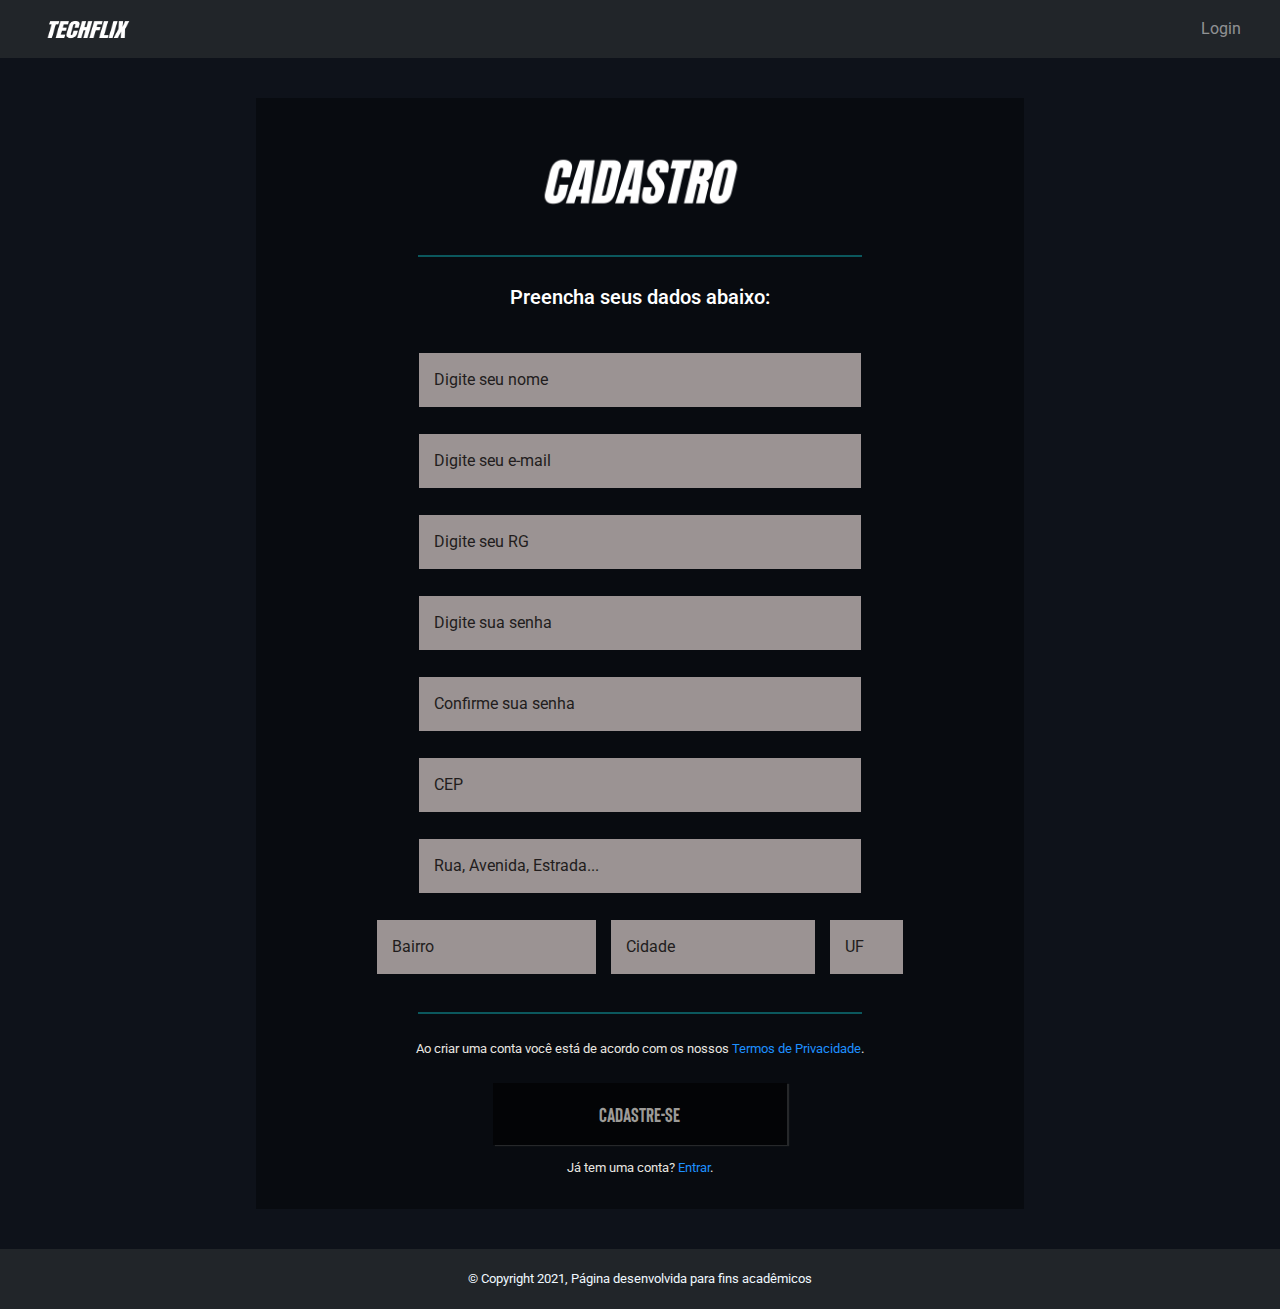
<file: Cadastro/register.html>
<!DOCTYPE html>
<html lang="pt-br">
<head>
    <meta charset="UTF-8">
    <meta http-equiv="X-UA-Compatible" content="IE=edge">
    <meta name="viewport" content="width=device-width, initial-scale=1">
    <link rel="stylesheet" href="https://maxcdn.bootstrapcdn.com/bootstrap/4.0.0/css/bootstrap.min.css" integrity="sha384-Gn5384xqQ1aoWXA+058RXPxPg6fy4IWvTNh0E263XmFcJlSAwiGgFAW/dAiS6JXm" crossorigin="anonymous">
    <link href="https://fonts.googleapis.com/css2?family=Roboto:wght@300&display=swap" rel="stylesheet">
    <link rel="stylesheet" href="style.css"> 
    <script defer src="logic.js"></script>
    <title>Cadastro</title>
</head>
<body>
  <nav class="navbar navbar-expand-lg navbar-dark bg-dark">
    <div class="container-fluid">
      <a class="navbar-brand" href="#"><img src="techflix.png" alt="TechFlix" width="113" height="30"></a>
      <button class="navbar-toggler" type="button" data-bs-toggle="collapse" data-bs-target="#navbarText" aria-controls="navbarText" aria-expanded="false" aria-label="Toggle navigation">
        <span class="navbar-toggler-icon"></span>
      </button>
      <div class="collapse navbar-collapse" id="navbarText">
        <ul class="navbar-nav ml-auto mb-2 mb-lg-0">
          <li class="nav-item">
            <a class="nav-link" href="../index.html">Login</a>
          </li>
        </ul>
      </div>
    </div>
</nav>

   <form action="action_page.php">
    <div class="container" id="formulario">
      <img src="cadastro.png" alt="titulo" id="titulo">
      <hr>
  
      <p class="subtitulo">Preencha seus dados abaixo: </p>
      <input type="text" placeholder="Digite seu nome" name="nome" id="nome" required>
  
      
      <input type= "email" placeholder="Digite seu e-mail" name="email" id="email" required>

     
      <input type="text" placeholder="Digite seu RG" name="identidade" id="identidade"  title="Digite apenas números" maxlength="9" onkeypress="return onlyNumberKey(event)" required >
  
      
      <input type="password" placeholder="Digite sua senha" name="psw" id="psw"  pattern="^(?=.*[0-9]+.*)(?=.*[a-zA-Z]+.*)[0-9a-zA-Z]{6,}$" Title="A senha deverá ser composta por letras e números e possuir, no mínimo, 6 caracteres" required>
  
      
      <input type="password" placeholder="Confirme sua senha" name="psw-repeat" id="psw-repeat" required>

    
      <input type="text" placeholder="CEP" name="cep" id="cep" maxlength="9" onblur="pesquisacep(this.value)" onkeypress="return onlyNumberKey(event)" required >
      <input type="text" placeholder="Rua, Avenida, Estrada..." name="rua" id="rua" requeired > 
      

      <div class="adress2">
        <input type="text" placeholder="Bairro" name="bairro" id="bairro" disabled>
        <input type="text" placeholder="Cidade" name="cidade" id="cidade" disabled>
        <input type= "text" placeholder="UF" name="uf" id="uf" disabled >
      </div>
      <hr>

      
  
      <p>Ao criar uma conta você está de acordo com os nossos <a href="#">Termos de Privacidade</a>.</p>
      <button class="cadastrobtn">Cadastre-se</button>

      <div class="signin">
        <p>Já tem uma conta?<a href="#"> Entrar</a>.</p>
      </div>
    </div>
  </form> 
</body>
<footer>
  <small>&copy; Copyright 2021, Página desenvolvida para fins acadêmicos</small> 
</footer>
</html>
</file>
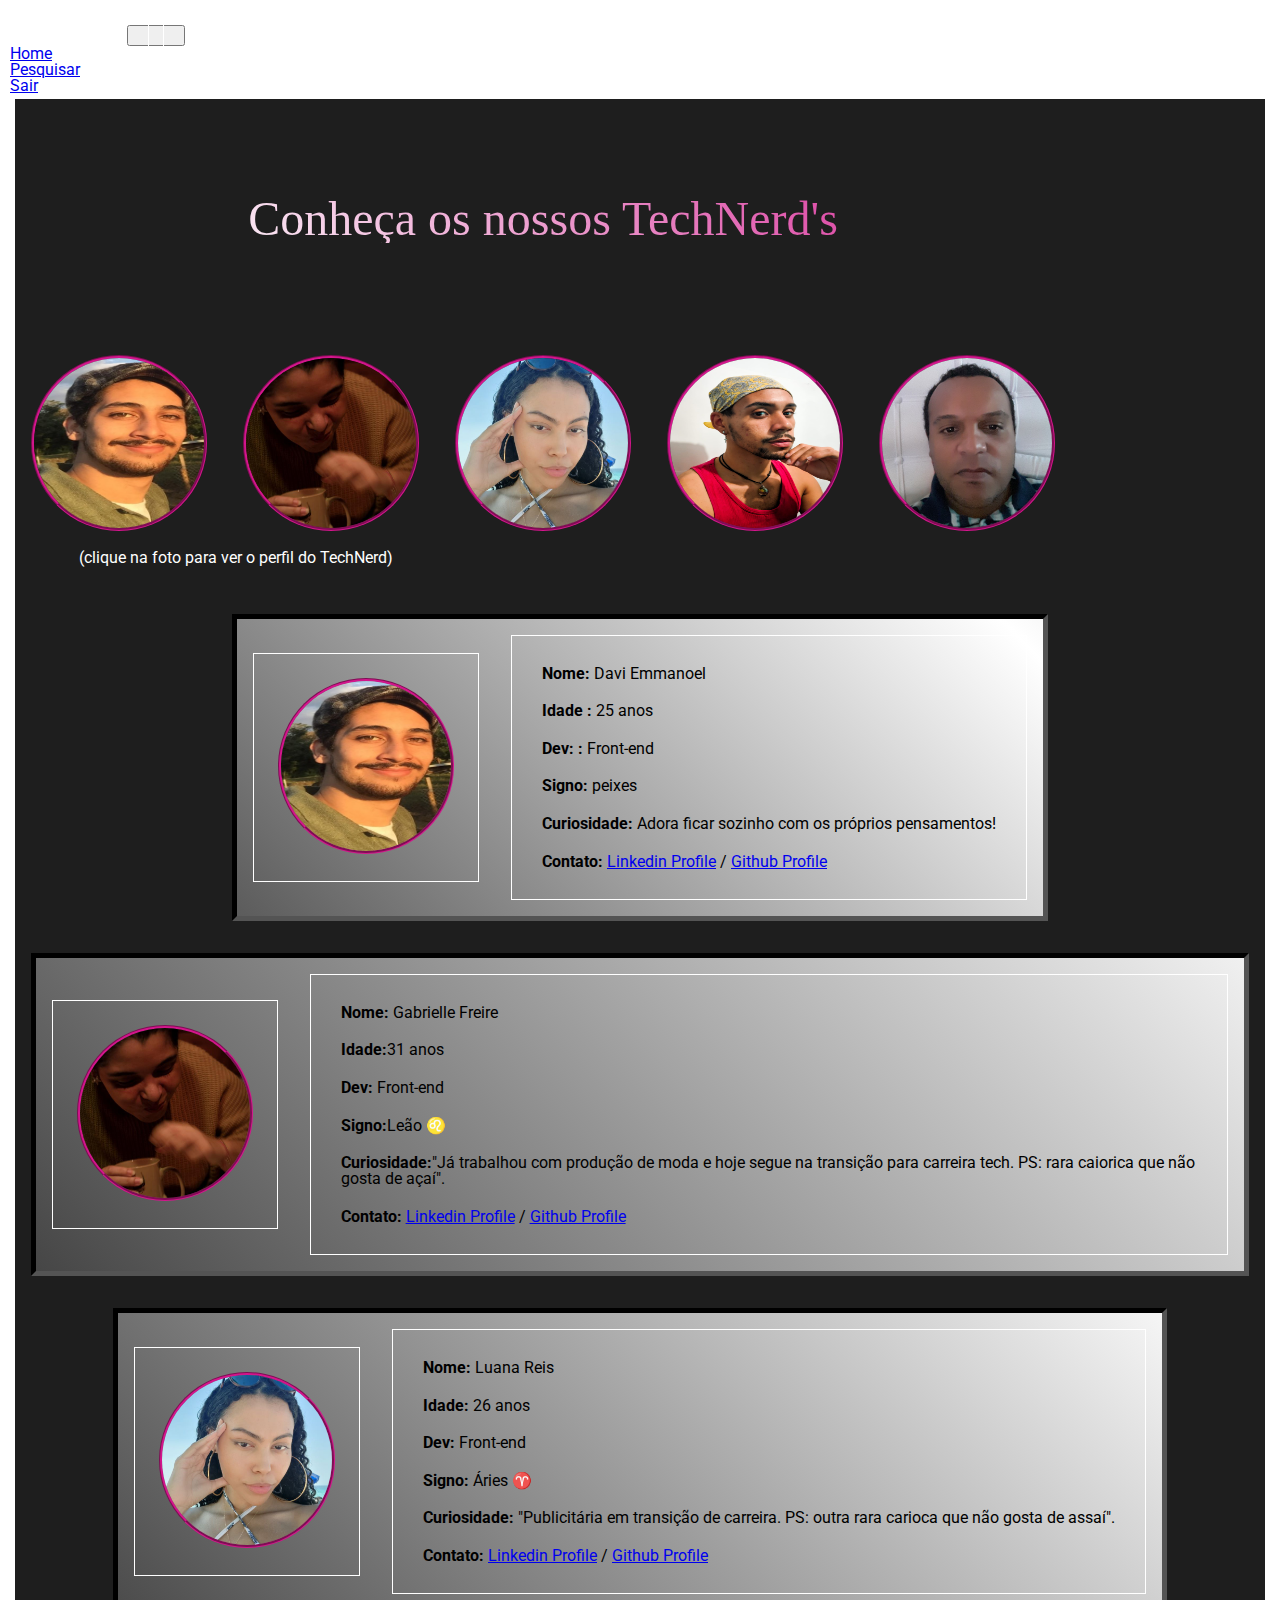
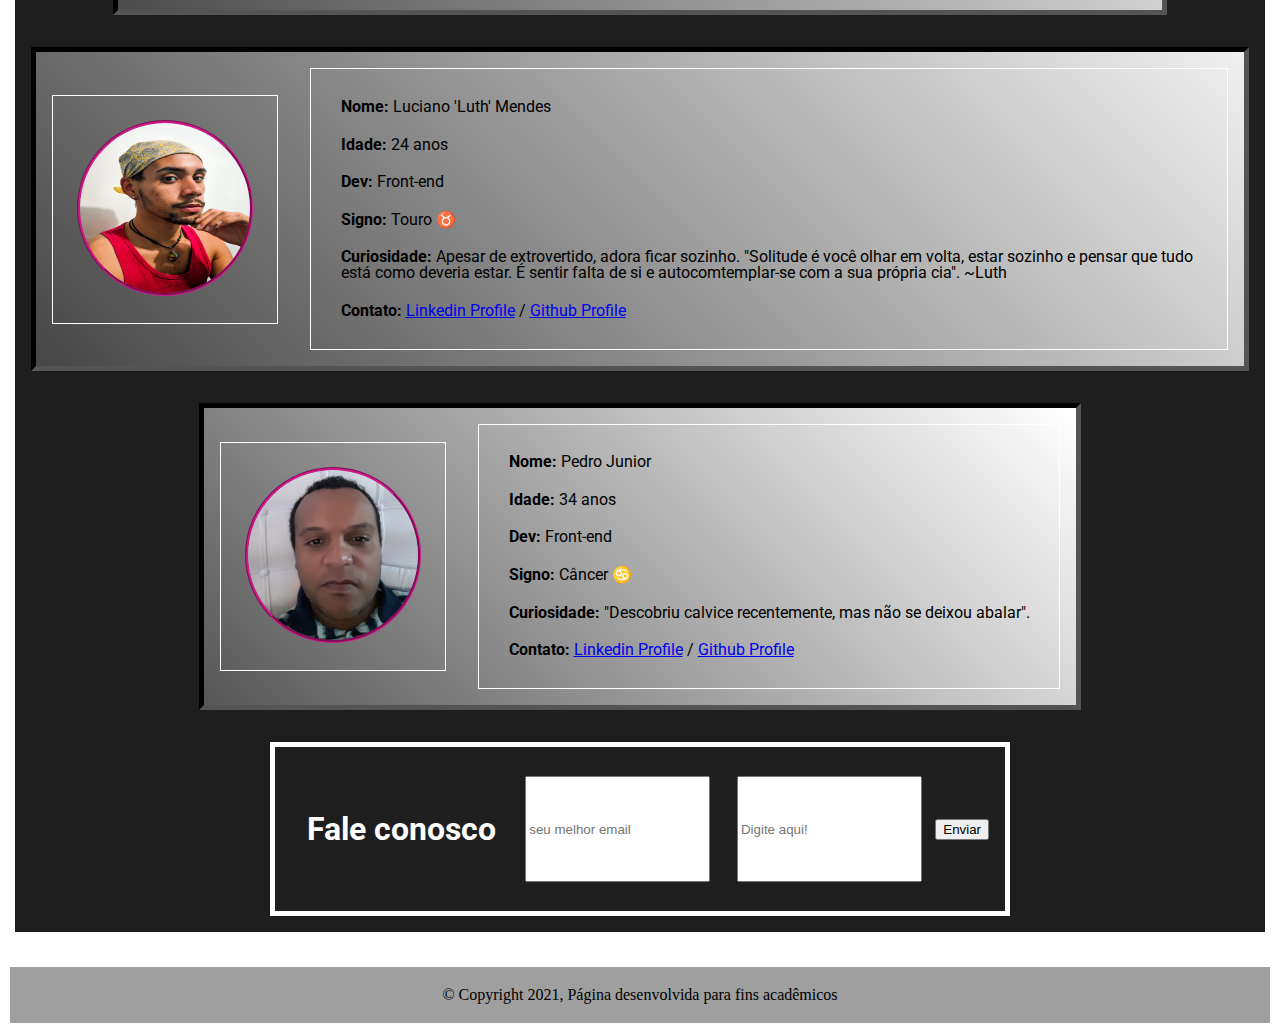
<file: contato/contato.html>
<!DOCTYPE html>
<html lang="pt-br">

<head>
  <meta charset="UTF-8">
  <meta http-equiv="X-UA-Compatible" content="IE=edge">
  <meta name="viewport" content="width=device-width, initial-scale=1.0">
  <!-- Link da framework 'Bootstrap' para algumas estilizações da página -->
  <link href="https://cdn.jsdelivr.net/npm/bootstrap@5.1.1/dist/css/bootstrap.min.css" rel="stylesheet"
    integrity="sha384-F3w7mX95PdgyTmZZMECAngseQB83DfGTowi0iMjiWaeVhAn4FJkqJByhZMI3AhiU" crossorigin="anonymous">
  <link rel="stylesheet" href="css/reset.css">
  <link rel="stylesheet" href="css/contato.css">
  <!-- Fonte Roboto, da google fontes, utilizada no layout da página.  -->
  <link href="https://fonts.googleapis.com/css2?family=Roboto:wght@300&display=swap" rel="stylesheet">
  <script src="./js/contato.js" defer></script>
  <title>Contato</title>
</head>

<body>
  <!-- Barra de header padrão advinda 100% do bootstrap -->
  <header class="d-flex justify-content-center w-100">
    <nav class="navbar navbar-expand-lg navbar-dark bg-dark w-100">
      <div class="container-fluid">
        <a class="navbar-brand" href="#"><img src="css/images/TECHFLIX.png" alt="TechFlix" width="113" height="30"></a>
        <button class="navbar-toggler" type="button" data-bs-toggle="collapse" data-bs-target="#navbarText"
          aria-controls="navbarText" aria-expanded="false" aria-label="Toggle navigation">
          <span class="navbar-toggler-icon"></span>
        </button>
        <div class="collapse navbar-collapse " id="navbarText">

          <ul class="navbar-nav ms-auto mb-2 mb-lg-0">
            <li class="nav-item">
              <a class="nav-link" href="../Branch-davi/html.JS.CSS/index.html">Home</a>
            </li>
            <li class="nav-item">
              <a class="nav-link" href="../pesquisa/pesquisa.html">Pesquisar</a>
            </li>
            <li class="nav-item">
              <a class="nav-link" href="../index.html">Sair</a>
            </li>
          </ul>
        </div>
      </div>
    </nav>
  </header>
  <!-- Main (container) contendo as sections, centralizadas na página.  -->
  <main class="d-flex justify-content-center ">
    <!-- Section-1: contem o as fotos do time 'TechNerds'. Ao clicar na foto de um dos integrantes, a página rola direto para o card de perfil do mesmo. -->
    <section class="section-1">
      <div>
        <h2>Conheça os nossos TechNerd's</h2>
      </div>
      <div class="container box-image">
        <div class="row">
          <div class="d-flex justify-content-center flex-wrap">
            <img class="col-12" id="davi" src="./css/images/davizito.jpeg" alt="foto do TechNerd Davi">
            <img class="col-12" id="gabi" src="./css/images/gabi.jfif" alt="foto da TechNerd Gabi">
            <img class="col-12" id="luana" src="./css/images/luana.jfif" alt="foto da TechNerd Luana">
            <img class="col-12" id="luth" src="./css/images/luth.jpeg" alt="foto do TechNerd Luth">
            <img class="col-12" id="pedro" src="./css/images/pedro.jfif" alt="foto do TechNerd Pedro">
            <p class="um">(clique na foto para ver o perfil do TechNerd)</p>
          </div>
        </div>
      </div>
    </section>
    <section class="container section-2">
      <!-- Section-2: Card's com os perfis da TechNerds -->
      <div class="row section-2">
        <div class="div1">
          <span ><img id='davi' src="./css/images/davizito.jpeg" alt="foto do integrante Davi"></span>
          <span class="span1">
            <p><strong>Nome: </strong> Davi Emmanoel</p>
            <p><strong>Idade :</strong> 25 anos</p>
            <p><strong>Dev: : </strong> Front-end</p>
            <p><strong>Signo: </strong> peixes</p>
            <p><strong>Curiosidade: </strong>Adora ficar sozinho com os próprios pensamentos!</p>
            <p><strong>Contato: </strong> <a href="https://www.linkedin.com/in/davi-emannoel-71bb33bb/">Linkedin Profile</a> / <a href="https://github.com/davi33-emanoel">Github Profile</a>
            </p>
          </span>
        </div>

        <div class="div2">
          <span><img id='gabi' src="css/images/gabi.jfif" alt="foto da integrante gabi"></span>
          <span class="span1">
            <p><strong>Nome:</strong> Gabrielle Freire</p>
            <p><strong>Idade:</strong>31 anos</p>
            <p><strong>Dev: </strong> Front-end</p>
            <p><strong>Signo:</strong>Leão ♌</p>
            <p><strong>Curiosidade:</strong>"Já trabalhou com produção de moda e hoje segue na transição para carreira tech. PS: rara caiorica que não gosta de açaí". </p>
            <p><strong>Contato:</strong> <a href="https://www.linkedin.com/in/gabrielle-freire-2802199b">Linkedin Profile</a> /             <a href="https://github.com/Gabboss13">Github Profile</a> 
            </p>
          </span>
        </div>
        <div class="div3">
          <span><img id='luana' src="css/images/luana.jfif" alt="foto da integrante Luana"></span>
          <span class="span1">
            <p><strong>Nome:</strong> Luana Reis</p>
            <p><strong>Idade:</strong> 26 anos </p>
            <p><strong>Dev: </strong> Front-end</p>
            <p><strong>Signo:</strong> Áries ♈</p>
            <p><strong>Curiosidade:</strong> "Publicitária em transição de carreira. PS: outra rara carioca que não gosta de assaí".</p>
            <p><strong>Contato:</strong> <a href="https://www.linkedin.com/in/reisluanag/">Linkedin Profile</a> / <a href="https://github.com/reisluana">Github Profile</a></p>
           
          </span>
        </div>
        <div class="div4">
          <span><img id='luth' src="css/images/luth.jpeg" alt="foto do integrante luth"></span>
          <span class="span1">
            <p><strong>Nome:</strong> Luciano 'Luth' Mendes</p>
            <p><strong>Idade:</strong> 24 anos</p>
            <p><strong>Dev: </strong> Front-end</p>
            <p><strong>Signo:</strong> Touro ♉</p>
            <p><strong>Curiosidade:</strong> Apesar de extrovertido, adora ficar sozinho. "Solitude é você olhar em
              volta,
              estar sozinho e pensar que tudo está como deveria estar. É sentir falta de si e autocomtemplar-se com a
              sua
              própria cia". ~Luth</p>
            <p><strong>Contato:</strong> <a href="https://www.linkedin.com/in/luciano-mendes-b32a38204">Linkedin Profile</a> / <a href="https://github.com/LuthGom">Github Profile</a></p>
          </span>
        </div>
        <div class="div5">
          <span><img id='pedro' src="css/images/pedro.jfif" alt="foto do integrante Pedro"></span>
          <span class="span1">
            <p><strong>Nome:</strong> Pedro Junior</p>
            <p><strong>Idade:</strong> 34 anos</p>
            <p><strong>Dev: </strong> Front-end</p>
            <p><strong>Signo:</strong> Câncer ♋</p>
            <p><strong>Curiosidade:</strong> "Descobriu calvice recentemente, mas não se deixou abalar".</p>
            <p><strong>Contato:</strong> <a href="https://www.linkedin.com/in/pedro-junior-silva/">Linkedin Profile</a> / <a href="https://github.com/Pedro-jds">Github Profile</a></p>
          </span>
        </div>
      </div>
    </section>

    <section class="section-3">
      <!-- Section-3: pequeno form para entrar em contato com a empresa!-->
      <span>
        <p><strong>Fale conosco</strong></p>
        <input class="form-control form-control-lg" type="text" placeholder="seu melhor email"
          aria-label=".form-control-lg example">
        <input class="form-control" type="text" placeholder="Digite aqui!" aria-label="default input example">
        <button class="btn btn-dark" type="button">Enviar</button>
      </span>
    
    </section>
  </main>
  <footer>
    <small>&copy; Copyright 2021, Página desenvolvida para fins acadêmicos</small> 
  </footer>

</body>

</html>
</file>
<file: Branch-davi/html.JS.CSS/style.css>
@keyframes cor{
  20%{
    filter: drop-shadow(6px -8px 16px rgb(253, 0, 118));
  }
  50%{
    filter: drop-shadow(6px -8px 16px rgb(11, 204, 252));
  }

 80%{
    filter: drop-shadow(6px -8px 16px rgb(166, 0, 199));
  }
}
@keyframes cor_3{
  30%{
    filter: drop-shadow(8px -6px 16px rgb(0, 255, 157));
  }
  50%{
    filter: drop-shadow(8px -6px 16px rgb(98, 0, 255));
  }

 70%{
    filter: drop-shadow(8px -6px 16px rgb(0, 68, 255));
  }
}
*{
    margin: 0;
    padding: 0;
    box-sizing: border-box;
}
body{
    background-image: linear-gradient(to right, rgb(8, 8, 8) ,rgb(20, 20, 20),rgb(41, 41, 41));
    width: 100%;
    min-height:100%;
}
.cabecalho{
    display:flex;
    align-items: center;
    justify-content:space-between;
    background-image: linear-gradient(to right, rgb(7, 7, 7) ,rgb(19, 19, 19),rgb(39, 39, 39));
    height: 100px;
    width: 100%;
    
}
.logo_1{
  
  height:80px;
  width: 50vh;
  margin-left: 100px;
  filter: drop-shadow(5px -2px 3px rgb(255, 0, 149));
  color:rgb(255, 255, 255) ;
  -webkit-text-stroke-width:0.01em;
  -webkit-text-stroke-color: black;
  opacity: 95%;

}
.logo-celular{
  display:none;
}
.envelope{
    display: flex;
    justify-content: space-between;
    align-items: center;
     flex-wrap: nowrap; 
     margin: 0 40px;
}
.descricao{
    display:flex;
    justify-content:center;
    align-items: center;
    width:30vw;
    flex-direction: column;
    margin-top:-40px;
    height:50%;
    
}
.logo{
    width:100%;
    height:100%;
    margin-top: -40px;
    filter: drop-shadow(6px -8px 16px rgb(255, 0, 149));
    animation:cor 8s infinite;
}
p{
    padding:0 20%;
    text-align:center;
    margin-top: -90px;
    font-size: 17px;
    font-weight: bold;
    font-family:Arial, Helvetica, sans-serif;
    color:white;
    text-shadow:2px -2px 6px black;
    filter: drop-shadow(6px -8px 16px rgb(255, 0, 149));
    animation:cor 8s infinite;
}
.imagens{
    box-shadow: 8px -6px 10px black;
    overflow: hidden;
    height:400px;
    width: 280px;
    margin-top: 40px;
    border-radius: 20px;
    opacity:90%;
}
.container{
    display:flex;
    transition: transform 0.5s ease-in-out;
    transform: translateX(0);
    border-radius: 10px;
    
  }
.logo{
      object-fit: cover;
      height:400px;
      width:280px;
  }
  .modal-content{
    border-radius: 30px;
    
  }
  .filmes{
      box-sizing: border-box;
      margin-right:180px ;
      filter: drop-shadow(6px -8px 16px rgb(255, 0, 149));
    animation:cor 8s infinite;
      
  }
  .modal-header{
    background-image: linear-gradient(to right, rgb(47, 8, 63) ,rgb(88, 15, 90),rgb(23, 47, 99));
    color:rgb(0, 0, 0) ;
    border:1px dashed rgb(54, 154, 255);
    border-radius: 30px 30px 0 0;
    font-weight: bold;
    font-style: italic;
  }
  .modal-title{
    font-family:Arial, Helvetica, sans-serif;
    font-size:35px;
    text-shadow:-3px 5px 10px rgb(0, 0, 0);
    -webkit-text-stroke-width:0.01em;
    -webkit-text-stroke-color: black;
    color:rgb(238, 238, 238) ;
    font-weight: bold;
    font-style: italic;
  }
  .modal-body{
    font-family:Arial, Helvetica, sans-serif;
    font-size: 25px;
    background-image: linear-gradient(to right, rgb(47, 8, 63) ,rgb(88, 15, 90),rgb(23, 47, 99));
    color:rgb(255, 255, 255) ;
    text-shadow:-3px 5px 5px rgb(0, 0, 0);
    -webkit-text-stroke-width:0.01em;
    -webkit-text-stroke-color: black;
    border:1px dashed rgb(255, 255, 255);
  }
  .modal-footer{
    background-image: linear-gradient(to right, rgb(47, 8, 63) ,rgb(88, 15, 90),rgb(23, 47, 99));
    color:rgb(0, 0, 0) ;
    text-shadow:-3px 5px 5px rgb(78, 132, 248);
    -webkit-text-stroke-width:0.01em;
    -webkit-text-stroke-color: black;
    border:none;
    border:1px dashed rgb(255, 255, 255);
    border-radius:  0 0 30px 30px;
  }
  .btns{
    font-family: Arial, Helvetica, sans-serif;
    text-shadow:-3px 5px 5px rgb(0, 0, 0);
    font-size: 25px;
    font-weight: bold;
    font-style: italic;
    background:none;
    border:none;
    color:rgb(255, 255, 255) ;
    
  }
  .glider-prev,.glider-next{
    display:none;
  }
  .bts{
    display:flex;
    justify-content: center;
    align-items: center;
    flex-direction:row;
    
  }
  .filme4{
    display:flex;
    justify-content:space-around;
    flex-flow: row wrap;
    box-sizing: border-box;
    cursor: pointer;
    height:1400px;
  }
  .vitrine{
    height: auto;
    width: 18%;
    overflow: hidden;
    box-shadow: 2px 2px 4px black;
    border-radius: 20px;
    margin:40px;
  }
  .vitrine>img{
    height: 100%;
    width:100%;
    object-fit: cover;
    border-radius: 20px;
  }
  .audio{
    display:flex;
    align-items: center;
    justify-content: center;
  }
  @media screen and (max-width: 680px){
  body{
    width: 100%;
    min-height: 100%;
  }
  .descricao{
    display:none;
  }
  .container{
    display:none;
  }
  p{
    display:none;
  }
  .logo{
    display:none;
  }
    .cabecalho{
      display:flex;
      align-items: center;
      justify-content:space-around;
      padding: 5px;
      margin: 0;
    }
    h1{
      display:none;
    }

    .logo-celular{
      display:flex;
      box-sizing: border-box;
      width:50%;
      height:100%;
      animation:cor_3 8s infinite;
      filter: drop-shadow(8px -6px 16px rgb(209, 1, 228));
    }
    .envelope{
      display:flex;
      padding:0;
      align-items:center;
      justify-content:center;
      margin-left:200px;
      margin-top: -20px;
    }
    .filme4{
      display:flex;
      width:80%;
      height:100%;
      align-items: center;
      justify-content:center;
      flex-direction:column;
      flex-wrap: nowrap;
      box-sizing: border-box;
      padding:0;
      margin-left:35px;

    }
    .imagens{
      width:250px;
      height:100%;
      opacity:90%
    }
    img{
      width:250px;
      height:100%;
      object-fit: cover;
    }
    .vitrine{
      width: 80%;
      height: 100%;
      margin:10px;
    }
    .vitrine>img{
      height: 100%;
      width:100%;
      object-fit: cover;
      border-radius: 20px;
    }
    .glider-prev,.glider-next{
      display:block;
      font-size:80px;
      margin-top:-20px;
    }
    .bts{
      display:flex;
      justify-content: center;
      align-items: center;
      flex-direction: row;
    }
    .dots{
      display:none;
    }
    .audio{
      display:flex;
      align-items: center;
      justify-content: center;
    }
  }

  footer {
    display: flex;
    flex-direction: row;
    justify-content: center;
    background-color: #212529;
    color: aliceblue;
    align-self: baseline;
    width: 100%;
    bottom: 0;
    margin-top: auto;
    padding: 20px 10px;
  }
</file>
<file: Branch-davi/Glider.js-master/docs/assets/css/noscript.css>
/*
	Stellar by HTML5 UP
	html5up.net | @ajlkn
	Free for personal and commercial use under the CCA 3.0 license (html5up.net/license)
*/

/* Header */

	body.is-preload #header.alt > * {
		opacity: 1;
	}

	body.is-preload #header.alt .logo {
		-moz-transform: none;
		-webkit-transform: none;
		-ms-transform: none;
		transform: none;
	}
</file>
<file: Cadastro/style.css>
@font-face {
  font-family: "Noto";
  src: url(NotoSansJP-Bold.otf);
}

@font-face {
  font-family: "Bison";
  src: url(Bison-Bold\(PersonalUse\).ttf);
}

* {box-sizing: border-box}

body{
    background-color: #0e121a;
}

.container {
  padding: 16px;
  padding-top: 30px;
  display: flex;
  flex-direction: column;
  align-items: center;
  background-color: rgba(0, 0, 0, 0.377);
  width: 60%;
  margin:auto;
  margin-top: 40px;
  margin-bottom: 40px;
}

.subtitulo{
  padding-bottom:20px;
}

input[type=text], input[type=password], input[type=email], input[type=number]  {
  width: 60%;
  padding: 15px;
  margin: 5px 0 22px 0;
  display: inline-block;
  border: none;
  background: #9b9393;
  transition:1.5s;
}

input[type=text]:focus, input[type=password]:focus, input[type=email]:focus, input[type=number]:focus{
  background-color: rgba(221, 221, 221, 0.678);
  outline: none;
}

input:hover {
    background-color: #837b7b ;
    box-shadow: 2px 2px 2px 1px #ce19c5d8;
}

::placeholder{
  color: rgb(34, 29, 29);
}


hr {
  border: 1px solid #0e999e8a;
  margin-bottom: 25px;
  width: 60%;
}

#title {
  display: flex;
  flex-direction: row;
  justify-content: center;
  margin:auto

}

#titulo {
   width: 30%;
   padding: 20px 0 18px 0;
}   


.subtitulo {
    color: white;
    font-family: "Roboto";
    font-size: 20px;
    font-weight: 550;
}

.adress2 {
  display:inline-flex;
  justify-content: center;
  gap: 15px

}

.adress1 {
  display:flex;
  flex-direction: row;
  justify-content: center;
  gap: 5px;
}


#cidade{
  width:28%;
}

#uf{
width: 10%;
}

#bairro{
  width:30%;
}

p {
  color: rgb(233, 230, 225);
    font-family: "Roboto";
    font-size: 13px;
}


.cadastrobtn {
  color: rgba(231, 227, 221, 0.753);
  padding: 16px 20px;
  margin: 8px 0;
  border:none;
  box-shadow: 2px 1px 1px rgba(78, 77, 75, 0.507);
  background-color: rgba(0, 0, 0, 0.603);
  cursor: pointer;
  width: 40%;
  opacity: 0.9;
  font-size: 20px;
  font-family: "Bison";
}

.cadastrobtn:hover {
  opacity:1;
  box-shadow: 5px 3px 3px #ce19c5d8;
  transition: 1.3s
}


a {
  color: dodgerblue;
}

.signin {
   text-align: center;
   padding-top: 5px;
}

footer {
  display: flex;
  flex-direction: row;
  justify-content: center;
  background-color: #212529;
  color: aliceblue;
  position: relative;
  bottom: 0;
  margin-top: 30px;
  padding: 20px 10px;
}

@media (max-width: 700px) {
.adress2 {
  display: flex;
  flex-direction: column;
  align-items: center;
}
}

.bg-dark{
  background-color: rgb(33, 37, 41,1)!important ;
  }

  li > a {
    font-family: 'Roboto', sans-serif !important;
  }
</file>
<file: contato/css/contato.css>
body {
    margin: 10px;
}
li > a, p {
    font-family: 'Roboto', sans-serif;
}
main {
    display: flex;
    flex-wrap: wrap;
    border: 5px solid white;
    background-color: rgb(30, 30, 30);
}
.section-1 > p, .um {
    margin: 0 2em 2em 4em;
    color: white;
}
.section-1 {
    display: flex;
    flex-direction: column;
    align-items: center;
    justify-content: center;
}
.box-image {
    display: flex;
    justify-content: start;
    align-items: center;
}
h2 {
    font-size: 3em;
    margin: 2em;
    color: white;
    background-image: linear-gradient(45deg, white, #D3168C, white);
    /* Deixando o fundo do texto transparente, para aparecer apenas o texto. E aplicando a animation que dá a impresão de movimentação do background. */
    background-clip: text;
    -webkit-background-clip: text; 
    -webkit-text-fill-color: transparent;
    background-size: 300% 300%;
    animation: bg-tr 5s ease-in-out infinite;
}
#davi, #gabi, #luana, #luth, #pedro {
    height: 170px;
    width: 170px;
    border-radius: 300px;
    border: 3px groove #D3168C;
    margin: 1em;
}
.container .section-2 {
    margin: 0;
}
.section-2 {
    width: 100%;
    height: fit-content;
    display: flex;
    flex-direction: column;
    justify-content: center;
    align-items: center;
    margin: 0;
}
/* Cada class de div representa um card de perfil TechNerd */
.div1, .div2, .div3, .div4, .div5 {
    border: 5px inset black;
    padding: 0;
    margin: 1em;
    display: flex;
    align-items: center;
    background: linear-gradient(45deg,black, white, black );
    background-size: 300% 300%;
    animation: bg-tr 5s ease-in-out infinite;
    height: 100%;
}
/* Cada Span contém a foto ou a parte escrita dos cards ou engloba o form de contato. */
span {
    border: 1px solid white;
    margin: 1em;
    width: fit-content;
    height: 50%;
    padding: 0.5em 0.5em;
}
.span1 { 
    width: 100%;
    height: 100%;
}
.span1 > p {
    margin: 1.35em;
}
p > strong {
    font-weight: bold;
}
/* section contém a form de contato. */
.section-3 {
    width: 100%;
    height: fit-content;
    display: flex;
    flex-direction: column;
    align-items: center;
}
.section-3 > span {
    border: 5px solid white;
    display: flex;
    justify-content: center;
    align-items: center;
    padding: 1em;
    color: white;
}
.section-3 > span > p {
    text-align: center;
    font-size: 2em;
    margin: 0.5em;
}
.form-control {
    height: 100px;
    margin: 1em 1em 1em 1em;
}
.section-3 > div {
    display: flex;
    flex-direction: column;
    justify-content: center;
    align-items: center;
    margin: 1em;
}
.section-3 > p {
    color: white;
}
footer {
    display: flex;
    flex-direction: row;
    justify-content: center;
    background-color: rgba(0, 0, 0, 0.377);
    position: relative;
    bottom: 0;
    margin-top: 30px;
    padding: 20px 10px;
  }
  /* Animation implementado do título da página e nos cards */
@keyframes bg-tr {
    0% {
        background-position: 0% 50%;
    }
    50% {
        background-position: 100% 50%;
    }
    100% {
        background-position: 0% 50%;
    }
}
@media
/* Estilização mobile */
    (max-width: 480px) { 
        body {
            margin: 0;
        }
        .section-1 {
            flex-direction: column-reverse;
        }
        h2 {
            text-align: center;
        }
        .um {
            text-align: center;
        }
        .div1, .div2, .div3, .div4, .div5 {
            margin: 0;
            display: flex;
            flex-direction: column;
        }
        .span1 {
            margin: 0;
            padding: 0;
        }
        .section-3 > span {
            flex-direction: column;
        }

    }
</file>
<file: Branch-davi/Glider.js-master/glider.css>
.glider-contain {
  width: 100%;
  margin: 0 auto;
  position: relative;
}
.glider {
  margin: 0 auto;
  position: relative;
  overflow-y: hidden;
  -webkit-overflow-scrolling: touch;
  -ms-overflow-style: none;
  transform: translateZ(0);
}
.glider-track {
  transform: translateZ(0);
  width: 100%;
  margin: 0;
  padding: 0;
  display: flex;
  z-index: 1;
}
.glider.draggable {
  user-select: none;
  cursor: -webkit-grab;
  cursor: grab;
}
.glider.draggable .glider-slide img {
  user-select: none;
  pointer-events: none;
}
.glider.drag {
  cursor: -webkit-grabbing;
  cursor: grabbing;
}
.glider-slide {
  user-select: none;
  justify-content: center;
  align-content: center;
  width: 100%;
}
.glider-slide img {
  max-width: 100%;
}
.glider::-webkit-scrollbar {
  opacity: 0;
  height: 0;
}
.glider-prev,.glider-next {
  user-select: none;
  /* position: absolute; */
  outline: none;
  background: none;
  padding: 0;
  z-index: 2;
  font-size: 40px;
  text-decoration: none;
  /* left: -23px; */
  border: 0;
  top: 30%;
  cursor: pointer;
  color: #666;
  opacity: 1;
  line-height: 1;
  transition: opacity .5s cubic-bezier(.17,.67,.83,.67),
              color .5s cubic-bezier(.17,.67,.83,.67);
}
.glider-prev:hover,
.glider-next:hover,
.glider-prev:focus,
.glider-next:focus {
  color: #a89cc8;
}
.glider-next {
  right: -10px;
  left: auto;
}
.glider-next.disabled,
.glider-prev.disabled {
  opacity: .25;
  color: #666;
  cursor: default;
}
.glider-slide {
  min-width: 150px;
}
.glider-hide {
  opacity: 0;
}
.glider-dots {
  user-select: none;
  display: flex;
  flex-wrap: row wrap;
  justify-content: center;
  margin: 0 auto;
  padding: 0;
}
.glider-dot {
  border: 0;
  padding: 0;
  user-select: none;
  outline: none;
  display: flex;
  cursor: pointer;
  color: #ccc;
  border-radius: 999px;
  background: rgba(220, 161, 228, 0.555);
  width: 12px;
  height: 12px;
  margin: 7px;
}
.glider-dot:hover,
.glider-dot.active {
  background: #d8007e;
}
@media(max-width: 36em){
  .glider::-webkit-scrollbar {
    opacity: 1;
    -webkit-appearance: none;
    width: 7px;
    height: 3px;
  }
  .glider::-webkit-scrollbar-thumb {
    opacity: 1;
    border-radius: 99px;
    background-color: rgba(156, 156, 156, 0.25);
    box-shadow: 0 0 1px rgba(255,255,255,.25);
  }
}
</file>
<file: Branch-davi/Glider.js-master/docs/assets/css/main.css>
@import url(font-awesome.min.css);
@import "https://fonts.googleapis.com/css?family=Source+Sans+Pro:300,400";

/*
  Stellar by HTML5 UP
  html5up.net | @ajlkn
  Free for personal and commercial use under the CCA 3.0 license (html5up.net/license)
*/

html, body, div, span, applet, object,
iframe, h1, h2, h3, h4, h5, h6, p, blockquote,
pre, a, abbr, acronym, address, big, cite,
code, del, dfn, em, img, ins, kbd, q, s, samp,
small, strike, strong, sub, sup, tt, var, b,
u, i, center, dl, dt, dd, ol, ul, li, fieldset,
form, label, legend, table, caption, tbody,
tfoot, thead, tr, th, td, article, aside,
canvas, details, embed, figure, figcaption,
footer, header, hgroup, menu, nav, output, ruby,
section, summary, time, mark, audio, video {
  margin: 0;
  padding: 0;
  border: 0;
  font-size: 100%;
  font: inherit;
  vertical-align: baseline;}

article, aside, details, figcaption, figure,
footer, header, hgroup, menu, nav, section {
  display: block;}

body {
  line-height: 1;
}

ol, ul {
  list-style: none;
}

blockquote, q {
  quotes: none;
}

  blockquote:before, blockquote:after, q:before, q:after {
    content: '';
    content: none;
  }

table {
  border-collapse: collapse;
  border-spacing: 0;
}

body {
  -webkit-text-size-adjust: none;
}

mark {
  background-color: transparent;
  color: inherit;
}

input::-moz-focus-inner {
  border: 0;
  padding: 0;
}

input, select, textarea {
  -moz-appearance: none;
  -webkit-appearance: none;
  -ms-appearance: none;
  appearance: none;
}

/* Basic */

  @-ms-viewport {
    width: device-width;
  }

  body {
    -ms-overflow-style: scrollbar;
  }

  @media screen and (max-width: 480px) {

    html, body {
      min-width: 320px;
    }

  }

  html {
    box-sizing: border-box;
  }

  *, *:before, *:after {
    box-sizing: inherit;
  }

  body {
    background-color: #935d8c;
    background-image: url("images/overlay.png"), -moz-linear-gradient(45deg, #e37682 15%, #5f4d93 85%);
    background-image: url("images/overlay.png"), -webkit-linear-gradient(45deg, #e37682 15%, #5f4d93 85%);
    background-image: url("images/overlay.png"), -ms-linear-gradient(45deg, #e37682 15%, #5f4d93 85%);
    background-image: url("images/overlay.png"), linear-gradient(45deg, #e37682 15%, #5f4d93 85%);
  }

    body.is-preload *, body.is-preload *:before, body.is-preload *:after {
      -moz-animation: none !important;
      -webkit-animation: none !important;
      -ms-animation: none !important;
      animation: none !important;
      -moz-transition: none !important;
      -webkit-transition: none !important;
      -ms-transition: none !important;
      transition: none !important;
    }

/* Type */

  body {
    background-color: #935d8c;
    color: rgba(255, 255, 255, 0.65);
  }

  body, input, select, textarea {
    font-family: "Source Sans Pro", Helvetica, sans-serif;
    font-size: 17pt;
    font-weight: 300;
    line-height: 1.65;
  }

    @media screen and (max-width: 1680px) {

      body, input, select, textarea {
        font-size: 14pt;
      }

    }

    @media screen and (max-width: 1280px) {

      body, input, select, textarea {
        font-size: 12pt;
      }

    }

    @media screen and (max-width: 360px) {

      body, input, select, textarea {
        font-size: 11pt;
      }

    }

  a {
    -moz-transition: color 0.2s ease, border-bottom 0.2s ease;
    -webkit-transition: color 0.2s ease, border-bottom 0.2s ease;
    -ms-transition: color 0.2s ease, border-bottom 0.2s ease;
    transition: color 0.2s ease, border-bottom 0.2s ease;
    text-decoration: none;
    border-bottom: dotted 1px;
    color: inherit;
  }

    a:hover {
      border-bottom-color: transparent;
    }

  strong, b {
    font-weight: 400;
  }

  em, i {
    font-style: italic;
  }

  p {
    margin: 0 0 2em 0;
  }

    p.content {
      -moz-columns: 20em 2;
      -webkit-columns: 20em 2;
      -ms-columns: 20em 2;
      columns: 20em 2;
      -moz-column-gap: 2em;
      -webkit-column-gap: 2em;
      -ms-column-gap: 2em;
      column-gap: 2em;
      text-align: justify;
    }

  h1, h2, h3, h4, h5, h6 {
    font-weight: 300;
    line-height: 1.5;
    margin: 0 0 0.7em 0;
    letter-spacing: -0.025em;
  }

    h1 a, h2 a, h3 a, h4 a, h5 a, h6 a {
      color: inherit;
      text-decoration: none;
    }

  h1 {
    font-size: 2.5em;
    line-height: 1.2;
  }

  h2 {
    font-size: 1.5em;
  }

  h3 {
    font-size: 1.25em;
  }

  h4 {
    font-size: 1.1em;
  }

  h5 {
    font-size: 0.9em;
  }

  h6 {
    font-size: 0.7em;
  }

  @media screen and (max-width: 736px) {

    h1 {
      font-size: 2em;
    }

  }

  sub {
    font-size: 0.8em;
    position: relative;
    top: 0.5em;
  }

  sup {
    font-size: 0.8em;
    position: relative;
    top: -0.5em;
  }

  blockquote {
    border-left: solid 4px;
    font-style: italic;
    margin: 0 0 2em 0;
    padding: 0.5em 0 0.5em 2em;
  }

  code {
    border-radius: 8px;
    border: solid 1px;
    font-family: "Courier New", monospace;
    font-size: 0.9em;
    margin: 0 0.25em;
    padding: 0.25em 0.65em;
  }

  pre {
    -webkit-overflow-scrolling: touch;
    font-family: "Courier New", monospace;
    font-size: 0.9em;
    margin: 0 0 2em 0;
  }

    pre code {
      display: block;
      line-height: 1.75;
      padding: 1em 1.5em;
      overflow-x: auto;
    }

  hr {
    border: 0;
    border-bottom: solid 1px;
    margin: 2em 0;
  }

    hr.major {
      margin: 3em 0;
    }

  .align-left {
    text-align: left;
  }

  .align-center {
    text-align: center;
  }

  .align-right {
    text-align: right;
  }

  input, select, textarea {
    color: #ffffff;
  }

  a:hover {
    color: #ffffff;
  }

  strong, b {
    color: #ffffff;
  }

  h1, h2, h3, h4, h5, h6 {
    color: #ffffff;
  }

  blockquote {
    border-left-color: rgba(255, 255, 255, 0.35);
  }

  code {
    background: rgba(255, 255, 255, 0.075);
    border-color: rgba(255, 255, 255, 0.35);
  }

  hr {
    border-bottom-color: rgba(255, 255, 255, 0.35);
  }

/* Row */

  .row {
    display: flex;
    flex-wrap: wrap;
    box-sizing: border-box;
    align-items: stretch;
  }

    .row > * {
      box-sizing: border-box;
    }

    .row.gtr-uniform > * > :last-child {
      margin-bottom: 0;
    }

    .row.aln-left {
      justify-content: flex-start;
    }

    .row.aln-center {
      justify-content: center;
    }

    .row.aln-right {
      justify-content: flex-end;
    }

    .row.aln-top {
      align-items: flex-start;
    }

    .row.aln-middle {
      align-items: center;
    }

    .row.aln-bottom {
      align-items: flex-end;
    }

    .row > .imp {
      order: -1;
    }

    .row > .col-1 {
      width: 8.3333333333%;
    }

    .row > .off-1 {
      margin-left: 8.3333333333%;
    }

    .row > .col-2 {
      width: 16.6666666667%;
    }

    .row > .off-2 {
      margin-left: 16.6666666667%;
    }

    .row > .col-3 {
      width: 25%;
    }

    .row > .off-3 {
      margin-left: 25%;
    }

    .row > .col-4 {
      width: 33.3333333333%;
    }

    .row > .off-4 {
      margin-left: 33.3333333333%;
    }

    .row > .col-5 {
      width: 41.6666666667%;
    }

    .row > .off-5 {
      margin-left: 41.6666666667%;
    }

    .row > .col-6 {
      width: 50%;
    }

    .row > .off-6 {
      margin-left: 50%;
    }

    .row > .col-7 {
      width: 58.3333333333%;
    }

    .row > .off-7 {
      margin-left: 58.3333333333%;
    }

    .row > .col-8 {
      width: 66.6666666667%;
    }

    .row > .off-8 {
      margin-left: 66.6666666667%;
    }

    .row > .col-9 {
      width: 75%;
    }

    .row > .off-9 {
      margin-left: 75%;
    }

    .row > .col-10 {
      width: 83.3333333333%;
    }

    .row > .off-10 {
      margin-left: 83.3333333333%;
    }

    .row > .col-11 {
      width: 91.6666666667%;
    }

    .row > .off-11 {
      margin-left: 91.6666666667%;
    }

    .row > .col-12 {
      width: 100%;
    }

    .row > .off-12 {
      margin-left: 100%;
    }

    .row.gtr-0 {
      margin-top: 0;
      margin-left: 0em;
    }

      .row.gtr-0 > * {
        padding: 0 0 0 0em;
      }

      .row.gtr-0.gtr-uniform {
        margin-top: 0em;
      }

        .row.gtr-0.gtr-uniform > * {
          padding-top: 0em;
        }

    .row.gtr-25 {
      margin-top: 0;
      margin-left: -0.375em;
    }

      .row.gtr-25 > * {
        padding: 0 0 0 0.375em;
      }

      .row.gtr-25.gtr-uniform {
        margin-top: -0.375em;
      }

        .row.gtr-25.gtr-uniform > * {
          padding-top: 0.375em;
        }

    .row.gtr-50 {
      margin-top: 0;
      margin-left: -0.75em;
    }

      .row.gtr-50 > * {
        padding: 0 0 0 0.75em;
      }

      .row.gtr-50.gtr-uniform {
        margin-top: -0.75em;
      }

        .row.gtr-50.gtr-uniform > * {
          padding-top: 0.75em;
        }

    .row {
      margin-top: 0;
      margin-left: -1.5em;
    }

      .row > * {
        padding: 0 0 0 1.5em;
      }

      .row.gtr-uniform {
        margin-top: -1.5em;
      }

        .row.gtr-uniform > * {
          padding-top: 1.5em;
        }

    .row.gtr-150 {
      margin-top: 0;
      margin-left: -2.25em;
    }

      .row.gtr-150 > * {
        padding: 0 0 0 2.25em;
      }

      .row.gtr-150.gtr-uniform {
        margin-top: -2.25em;
      }

        .row.gtr-150.gtr-uniform > * {
          padding-top: 2.25em;
        }

    .row.gtr-200 {
      margin-top: 0;
      margin-left: -3em;
    }

      .row.gtr-200 > * {
        padding: 0 0 0 3em;
      }

      .row.gtr-200.gtr-uniform {
        margin-top: -3em;
      }

        .row.gtr-200.gtr-uniform > * {
          padding-top: 3em;
        }

    @media screen and (max-width: 1680px) {

      .row {
        display: flex;
        flex-wrap: wrap;
        box-sizing: border-box;
        align-items: stretch;
      }

        .row > * {
          box-sizing: border-box;
        }

        .row.gtr-uniform > * > :last-child {
          margin-bottom: 0;
        }

        .row.aln-left {
          justify-content: flex-start;
        }

        .row.aln-center {
          justify-content: center;
        }

        .row.aln-right {
          justify-content: flex-end;
        }

        .row.aln-top {
          align-items: flex-start;
        }

        .row.aln-middle {
          align-items: center;
        }

        .row.aln-bottom {
          align-items: flex-end;
        }

        .row > .imp-xlarge {
          order: -1;
        }

        .row > .col-1-xlarge {
          width: 8.3333333333%;
        }

        .row > .off-1-xlarge {
          margin-left: 8.3333333333%;
        }

        .row > .col-2-xlarge {
          width: 16.6666666667%;
        }

        .row > .off-2-xlarge {
          margin-left: 16.6666666667%;
        }

        .row > .col-3-xlarge {
          width: 25%;
        }

        .row > .off-3-xlarge {
          margin-left: 25%;
        }

        .row > .col-4-xlarge {
          width: 33.3333333333%;
        }

        .row > .off-4-xlarge {
          margin-left: 33.3333333333%;
        }

        .row > .col-5-xlarge {
          width: 41.6666666667%;
        }

        .row > .off-5-xlarge {
          margin-left: 41.6666666667%;
        }

        .row > .col-6-xlarge {
          width: 50%;
        }

        .row > .off-6-xlarge {
          margin-left: 50%;
        }

        .row > .col-7-xlarge {
          width: 58.3333333333%;
        }

        .row > .off-7-xlarge {
          margin-left: 58.3333333333%;
        }

        .row > .col-8-xlarge {
          width: 66.6666666667%;
        }

        .row > .off-8-xlarge {
          margin-left: 66.6666666667%;
        }

        .row > .col-9-xlarge {
          width: 75%;
        }

        .row > .off-9-xlarge {
          margin-left: 75%;
        }

        .row > .col-10-xlarge {
          width: 83.3333333333%;
        }

        .row > .off-10-xlarge {
          margin-left: 83.3333333333%;
        }

        .row > .col-11-xlarge {
          width: 91.6666666667%;
        }

        .row > .off-11-xlarge {
          margin-left: 91.6666666667%;
        }

        .row > .col-12-xlarge {
          width: 100%;
        }

        .row > .off-12-xlarge {
          margin-left: 100%;
        }

        .row.gtr-0 {
          margin-top: 0;
          margin-left: 0em;
        }

          .row.gtr-0 > * {
            padding: 0 0 0 0em;
          }

          .row.gtr-0.gtr-uniform {
            margin-top: 0em;
          }

            .row.gtr-0.gtr-uniform > * {
              padding-top: 0em;
            }

        .row.gtr-25 {
          margin-top: 0;
          margin-left: -0.375em;
        }

          .row.gtr-25 > * {
            padding: 0 0 0 0.375em;
          }

          .row.gtr-25.gtr-uniform {
            margin-top: -0.375em;
          }

            .row.gtr-25.gtr-uniform > * {
              padding-top: 0.375em;
            }

        .row.gtr-50 {
          margin-top: 0;
          margin-left: -0.75em;
        }

          .row.gtr-50 > * {
            padding: 0 0 0 0.75em;
          }

          .row.gtr-50.gtr-uniform {
            margin-top: -0.75em;
          }

            .row.gtr-50.gtr-uniform > * {
              padding-top: 0.75em;
            }

        .row {
          margin-top: 0;
          margin-left: -1.5em;
        }

          .row > * {
            padding: 0 0 0 1.5em;
          }

          .row.gtr-uniform {
            margin-top: -1.5em;
          }

            .row.gtr-uniform > * {
              padding-top: 1.5em;
            }

        .row.gtr-150 {
          margin-top: 0;
          margin-left: -2.25em;
        }

          .row.gtr-150 > * {
            padding: 0 0 0 2.25em;
          }

          .row.gtr-150.gtr-uniform {
            margin-top: -2.25em;
          }

            .row.gtr-150.gtr-uniform > * {
              padding-top: 2.25em;
            }

        .row.gtr-200 {
          margin-top: 0;
          margin-left: -3em;
        }

          .row.gtr-200 > * {
            padding: 0 0 0 3em;
          }

          .row.gtr-200.gtr-uniform {
            margin-top: -3em;
          }

            .row.gtr-200.gtr-uniform > * {
              padding-top: 3em;
            }

    }

    @media screen and (max-width: 1280px) {

      .row {
        display: flex;
        flex-wrap: wrap;
        box-sizing: border-box;
        align-items: stretch;
      }

        .row > * {
          box-sizing: border-box;
        }

        .row.gtr-uniform > * > :last-child {
          margin-bottom: 0;
        }

        .row.aln-left {
          justify-content: flex-start;
        }

        .row.aln-center {
          justify-content: center;
        }

        .row.aln-right {
          justify-content: flex-end;
        }

        .row.aln-top {
          align-items: flex-start;
        }

        .row.aln-middle {
          align-items: center;
        }

        .row.aln-bottom {
          align-items: flex-end;
        }

        .row > .imp-large {
          order: -1;
        }

        .row > .col-1-large {
          width: 8.3333333333%;
        }

        .row > .off-1-large {
          margin-left: 8.3333333333%;
        }

        .row > .col-2-large {
          width: 16.6666666667%;
        }

        .row > .off-2-large {
          margin-left: 16.6666666667%;
        }

        .row > .col-3-large {
          width: 25%;
        }

        .row > .off-3-large {
          margin-left: 25%;
        }

        .row > .col-4-large {
          width: 33.3333333333%;
        }

        .row > .off-4-large {
          margin-left: 33.3333333333%;
        }

        .row > .col-5-large {
          width: 41.6666666667%;
        }

        .row > .off-5-large {
          margin-left: 41.6666666667%;
        }

        .row > .col-6-large {
          width: 50%;
        }

        .row > .off-6-large {
          margin-left: 50%;
        }

        .row > .col-7-large {
          width: 58.3333333333%;
        }

        .row > .off-7-large {
          margin-left: 58.3333333333%;
        }

        .row > .col-8-large {
          width: 66.6666666667%;
        }

        .row > .off-8-large {
          margin-left: 66.6666666667%;
        }

        .row > .col-9-large {
          width: 75%;
        }

        .row > .off-9-large {
          margin-left: 75%;
        }

        .row > .col-10-large {
          width: 83.3333333333%;
        }

        .row > .off-10-large {
          margin-left: 83.3333333333%;
        }

        .row > .col-11-large {
          width: 91.6666666667%;
        }

        .row > .off-11-large {
          margin-left: 91.6666666667%;
        }

        .row > .col-12-large {
          width: 100%;
        }

        .row > .off-12-large {
          margin-left: 100%;
        }

        .row.gtr-0 {
          margin-top: 0;
          margin-left: 0em;
        }

          .row.gtr-0 > * {
            padding: 0 0 0 0em;
          }

          .row.gtr-0.gtr-uniform {
            margin-top: 0em;
          }

            .row.gtr-0.gtr-uniform > * {
              padding-top: 0em;
            }

        .row.gtr-25 {
          margin-top: 0;
          margin-left: -0.375em;
        }

          .row.gtr-25 > * {
            padding: 0 0 0 0.375em;
          }

          .row.gtr-25.gtr-uniform {
            margin-top: -0.375em;
          }

            .row.gtr-25.gtr-uniform > * {
              padding-top: 0.375em;
            }

        .row.gtr-50 {
          margin-top: 0;
          margin-left: -0.75em;
        }

          .row.gtr-50 > * {
            padding: 0 0 0 0.75em;
          }

          .row.gtr-50.gtr-uniform {
            margin-top: -0.75em;
          }

            .row.gtr-50.gtr-uniform > * {
              padding-top: 0.75em;
            }

        .row {
          margin-top: 0;
          margin-left: -1.5em;
        }

          .row > * {
            padding: 0 0 0 1.5em;
          }

          .row.gtr-uniform {
            margin-top: -1.5em;
          }

            .row.gtr-uniform > * {
              padding-top: 1.5em;
            }

        .row.gtr-150 {
          margin-top: 0;
          margin-left: -2.25em;
        }

          .row.gtr-150 > * {
            padding: 0 0 0 2.25em;
          }

          .row.gtr-150.gtr-uniform {
            margin-top: -2.25em;
          }

            .row.gtr-150.gtr-uniform > * {
              padding-top: 2.25em;
            }

        .row.gtr-200 {
          margin-top: 0;
          margin-left: -3em;
        }

          .row.gtr-200 > * {
            padding: 0 0 0 3em;
          }

          .row.gtr-200.gtr-uniform {
            margin-top: -3em;
          }

            .row.gtr-200.gtr-uniform > * {
              padding-top: 3em;
            }

    }

    @media screen and (max-width: 980px) {

      .row {
        display: flex;
        flex-wrap: wrap;
        box-sizing: border-box;
        align-items: stretch;
      }

        .row > * {
          box-sizing: border-box;
        }

        .row.gtr-uniform > * > :last-child {
          margin-bottom: 0;
        }

        .row.aln-left {
          justify-content: flex-start;
        }

        .row.aln-center {
          justify-content: center;
        }

        .row.aln-right {
          justify-content: flex-end;
        }

        .row.aln-top {
          align-items: flex-start;
        }

        .row.aln-middle {
          align-items: center;
        }

        .row.aln-bottom {
          align-items: flex-end;
        }

        .row > .imp-medium {
          order: -1;
        }

        .row > .col-1-medium {
          width: 8.3333333333%;
        }

        .row > .off-1-medium {
          margin-left: 8.3333333333%;
        }

        .row > .col-2-medium {
          width: 16.6666666667%;
        }

        .row > .off-2-medium {
          margin-left: 16.6666666667%;
        }

        .row > .col-3-medium {
          width: 25%;
        }

        .row > .off-3-medium {
          margin-left: 25%;
        }

        .row > .col-4-medium {
          width: 33.3333333333%;
        }

        .row > .off-4-medium {
          margin-left: 33.3333333333%;
        }

        .row > .col-5-medium {
          width: 41.6666666667%;
        }

        .row > .off-5-medium {
          margin-left: 41.6666666667%;
        }

        .row > .col-6-medium {
          width: 50%;
        }

        .row > .off-6-medium {
          margin-left: 50%;
        }

        .row > .col-7-medium {
          width: 58.3333333333%;
        }

        .row > .off-7-medium {
          margin-left: 58.3333333333%;
        }

        .row > .col-8-medium {
          width: 66.6666666667%;
        }

        .row > .off-8-medium {
          margin-left: 66.6666666667%;
        }

        .row > .col-9-medium {
          width: 75%;
        }

        .row > .off-9-medium {
          margin-left: 75%;
        }

        .row > .col-10-medium {
          width: 83.3333333333%;
        }

        .row > .off-10-medium {
          margin-left: 83.3333333333%;
        }

        .row > .col-11-medium {
          width: 91.6666666667%;
        }

        .row > .off-11-medium {
          margin-left: 91.6666666667%;
        }

        .row > .col-12-medium {
          width: 100%;
        }

        .row > .off-12-medium {
          margin-left: 100%;
        }

        .row.gtr-0 {
          margin-top: 0;
          margin-left: 0em;
        }

          .row.gtr-0 > * {
            padding: 0 0 0 0em;
          }

          .row.gtr-0.gtr-uniform {
            margin-top: 0em;
          }

            .row.gtr-0.gtr-uniform > * {
              padding-top: 0em;
            }

        .row.gtr-25 {
          margin-top: 0;
          margin-left: -0.375em;
        }

          .row.gtr-25 > * {
            padding: 0 0 0 0.375em;
          }

          .row.gtr-25.gtr-uniform {
            margin-top: -0.375em;
          }

            .row.gtr-25.gtr-uniform > * {
              padding-top: 0.375em;
            }

        .row.gtr-50 {
          margin-top: 0;
          margin-left: -0.75em;
        }

          .row.gtr-50 > * {
            padding: 0 0 0 0.75em;
          }

          .row.gtr-50.gtr-uniform {
            margin-top: -0.75em;
          }

            .row.gtr-50.gtr-uniform > * {
              padding-top: 0.75em;
            }

        .row {
          margin-top: 0;
          margin-left: -1.5em;
        }

          .row > * {
            padding: 0 0 0 1.5em;
          }

          .row.gtr-uniform {
            margin-top: -1.5em;
          }

            .row.gtr-uniform > * {
              padding-top: 1.5em;
            }

        .row.gtr-150 {
          margin-top: 0;
          margin-left: -2.25em;
        }

          .row.gtr-150 > * {
            padding: 0 0 0 2.25em;
          }

          .row.gtr-150.gtr-uniform {
            margin-top: -2.25em;
          }

            .row.gtr-150.gtr-uniform > * {
              padding-top: 2.25em;
            }

        .row.gtr-200 {
          margin-top: 0;
          margin-left: -3em;
        }

          .row.gtr-200 > * {
            padding: 0 0 0 3em;
          }

          .row.gtr-200.gtr-uniform {
            margin-top: -3em;
          }

            .row.gtr-200.gtr-uniform > * {
              padding-top: 3em;
            }

    }

    @media screen and (max-width: 736px) {

      .row {
        display: flex;
        flex-wrap: wrap;
        box-sizing: border-box;
        align-items: stretch;
      }

        .row > * {
          box-sizing: border-box;
        }

        .row.gtr-uniform > * > :last-child {
          margin-bottom: 0;
        }

        .row.aln-left {
          justify-content: flex-start;
        }

        .row.aln-center {
          justify-content: center;
        }

        .row.aln-right {
          justify-content: flex-end;
        }

        .row.aln-top {
          align-items: flex-start;
        }

        .row.aln-middle {
          align-items: center;
        }

        .row.aln-bottom {
          align-items: flex-end;
        }

        .row > .imp-small {
          order: -1;
        }

        .row > .col-1-small {
          width: 8.3333333333%;
        }

        .row > .off-1-small {
          margin-left: 8.3333333333%;
        }

        .row > .col-2-small {
          width: 16.6666666667%;
        }

        .row > .off-2-small {
          margin-left: 16.6666666667%;
        }

        .row > .col-3-small {
          width: 25%;
        }

        .row > .off-3-small {
          margin-left: 25%;
        }

        .row > .col-4-small {
          width: 33.3333333333%;
        }

        .row > .off-4-small {
          margin-left: 33.3333333333%;
        }

        .row > .col-5-small {
          width: 41.6666666667%;
        }

        .row > .off-5-small {
          margin-left: 41.6666666667%;
        }

        .row > .col-6-small {
          width: 50%;
        }

        .row > .off-6-small {
          margin-left: 50%;
        }

        .row > .col-7-small {
          width: 58.3333333333%;
        }

        .row > .off-7-small {
          margin-left: 58.3333333333%;
        }

        .row > .col-8-small {
          width: 66.6666666667%;
        }

        .row > .off-8-small {
          margin-left: 66.6666666667%;
        }

        .row > .col-9-small {
          width: 75%;
        }

        .row > .off-9-small {
          margin-left: 75%;
        }

        .row > .col-10-small {
          width: 83.3333333333%;
        }

        .row > .off-10-small {
          margin-left: 83.3333333333%;
        }

        .row > .col-11-small {
          width: 91.6666666667%;
        }

        .row > .off-11-small {
          margin-left: 91.6666666667%;
        }

        .row > .col-12-small {
          width: 100%;
        }

        .row > .off-12-small {
          margin-left: 100%;
        }

        .row.gtr-0 {
          margin-top: 0;
          margin-left: 0em;
        }

          .row.gtr-0 > * {
            padding: 0 0 0 0em;
          }

          .row.gtr-0.gtr-uniform {
            margin-top: 0em;
          }

            .row.gtr-0.gtr-uniform > * {
              padding-top: 0em;
            }

        .row.gtr-25 {
          margin-top: 0;
          margin-left: -0.25em;
        }

          .row.gtr-25 > * {
            padding: 0 0 0 0.25em;
          }

          .row.gtr-25.gtr-uniform {
            margin-top: -0.25em;
          }

            .row.gtr-25.gtr-uniform > * {
              padding-top: 0.25em;
            }

        .row.gtr-50 {
          margin-top: 0;
          margin-left: -0.5em;
        }

          .row.gtr-50 > * {
            padding: 0 0 0 0.5em;
          }

          .row.gtr-50.gtr-uniform {
            margin-top: -0.5em;
          }

            .row.gtr-50.gtr-uniform > * {
              padding-top: 0.5em;
            }

        .row {
          margin-top: 0;
          margin-left: -1em;
        }

          .row > * {
            padding: 0 0 0 1em;
          }

          .row.gtr-uniform {
            margin-top: -1em;
          }

            .row.gtr-uniform > * {
              padding-top: 1em;
            }

        .row.gtr-150 {
          margin-top: 0;
          margin-left: -1.5em;
        }

          .row.gtr-150 > * {
            padding: 0 0 0 1.5em;
          }

          .row.gtr-150.gtr-uniform {
            margin-top: -1.5em;
          }

            .row.gtr-150.gtr-uniform > * {
              padding-top: 1.5em;
            }

        .row.gtr-200 {
          margin-top: 0;
          margin-left: -2em;
        }

          .row.gtr-200 > * {
            padding: 0 0 0 2em;
          }

          .row.gtr-200.gtr-uniform {
            margin-top: -2em;
          }

            .row.gtr-200.gtr-uniform > * {
              padding-top: 2em;
            }

    }

    @media screen and (max-width: 480px) {

      .row {
        display: flex;
        flex-wrap: wrap;
        box-sizing: border-box;
        align-items: stretch;
      }

        .row > * {
          box-sizing: border-box;
        }

        .row.gtr-uniform > * > :last-child {
          margin-bottom: 0;
        }

        .row.aln-left {
          justify-content: flex-start;
        }

        .row.aln-center {
          justify-content: center;
        }

        .row.aln-right {
          justify-content: flex-end;
        }

        .row.aln-top {
          align-items: flex-start;
        }

        .row.aln-middle {
          align-items: center;
        }

        .row.aln-bottom {
          align-items: flex-end;
        }

        .row > .imp-xsmall {
          order: -1;
        }

        .row > .col-1-xsmall {
          width: 8.3333333333%;
        }

        .row > .off-1-xsmall {
          margin-left: 8.3333333333%;
        }

        .row > .col-2-xsmall {
          width: 16.6666666667%;
        }

        .row > .off-2-xsmall {
          margin-left: 16.6666666667%;
        }

        .row > .col-3-xsmall {
          width: 25%;
        }

        .row > .off-3-xsmall {
          margin-left: 25%;
        }

        .row > .col-4-xsmall {
          width: 33.3333333333%;
        }

        .row > .off-4-xsmall {
          margin-left: 33.3333333333%;
        }

        .row > .col-5-xsmall {
          width: 41.6666666667%;
        }

        .row > .off-5-xsmall {
          margin-left: 41.6666666667%;
        }

        .row > .col-6-xsmall {
          width: 50%;
        }

        .row > .off-6-xsmall {
          margin-left: 50%;
        }

        .row > .col-7-xsmall {
          width: 58.3333333333%;
        }

        .row > .off-7-xsmall {
          margin-left: 58.3333333333%;
        }

        .row > .col-8-xsmall {
          width: 66.6666666667%;
        }

        .row > .off-8-xsmall {
          margin-left: 66.6666666667%;
        }

        .row > .col-9-xsmall {
          width: 75%;
        }

        .row > .off-9-xsmall {
          margin-left: 75%;
        }

        .row > .col-10-xsmall {
          width: 83.3333333333%;
        }

        .row > .off-10-xsmall {
          margin-left: 83.3333333333%;
        }

        .row > .col-11-xsmall {
          width: 91.6666666667%;
        }

        .row > .off-11-xsmall {
          margin-left: 91.6666666667%;
        }

        .row > .col-12-xsmall {
          width: 100%;
        }

        .row > .off-12-xsmall {
          margin-left: 100%;
        }

        .row.gtr-0 {
          margin-top: 0;
          margin-left: 0em;
        }

          .row.gtr-0 > * {
            padding: 0 0 0 0em;
          }

          .row.gtr-0.gtr-uniform {
            margin-top: 0em;
          }

            .row.gtr-0.gtr-uniform > * {
              padding-top: 0em;
            }

        .row.gtr-25 {
          margin-top: 0;
          margin-left: -0.3125em;
        }

          .row.gtr-25 > * {
            padding: 0 0 0 0.3125em;
          }

          .row.gtr-25.gtr-uniform {
            margin-top: -0.3125em;
          }

            .row.gtr-25.gtr-uniform > * {
              padding-top: 0.3125em;
            }

        .row.gtr-50 {
          margin-top: 0;
          margin-left: -0.625em;
        }

          .row.gtr-50 > * {
            padding: 0 0 0 0.625em;
          }

          .row.gtr-50.gtr-uniform {
            margin-top: -0.625em;
          }

            .row.gtr-50.gtr-uniform > * {
              padding-top: 0.625em;
            }

        .row {
          margin-top: 0;
          margin-left: -1.25em;
        }

          .row > * {
            padding: 0 0 0 1.25em;
          }

          .row.gtr-uniform {
            margin-top: -1.25em;
          }

            .row.gtr-uniform > * {
              padding-top: 1.25em;
            }

        .row.gtr-150 {
          margin-top: 0;
          margin-left: -1.875em;
        }

          .row.gtr-150 > * {
            padding: 0 0 0 1.875em;
          }

          .row.gtr-150.gtr-uniform {
            margin-top: -1.875em;
          }

            .row.gtr-150.gtr-uniform > * {
              padding-top: 1.875em;
            }

        .row.gtr-200 {
          margin-top: 0;
          margin-left: -2.5em;
        }

          .row.gtr-200 > * {
            padding: 0 0 0 2.5em;
          }

          .row.gtr-200.gtr-uniform {
            margin-top: -2.5em;
          }

            .row.gtr-200.gtr-uniform > * {
              padding-top: 2.5em;
            }

    }

/* Box */

  .box {
    border-radius: 8px;
    border: solid;
    margin-bottom: 2em;
    padding: 1.5em;
  }

    .box > :last-child,
    .box > :last-child > :last-child,
    .box > :last-child > :last-child > :last-child {
      margin-bottom: 0;
    }

    .box.alt {
      border: 0;
      border-radius: 0;
      padding: 0;
    }

  .box {
    border-color: rgba(255, 255, 255, 0.35);
  }

/* Button */

  input[type="submit"],
  input[type="reset"],
  input[type="button"],
  .button {
    -moz-appearance: none;
    -webkit-appearance: none;
    -ms-appearance: none;
    appearance: none;
    -moz-transition: background-color 0.2s ease-in-out, color 0.2s ease-in-out;
    -webkit-transition: background-color 0.2s ease-in-out, color 0.2s ease-in-out;
    -ms-transition: background-color 0.2s ease-in-out, color 0.2s ease-in-out;
    transition: background-color 0.2s ease-in-out, color 0.2s ease-in-out;
    border-radius: 8px;
    border: 0;
    cursor: pointer;
    display: inline-block;
    font-weight: 300;
    height: 2.75em;
    line-height: 2.75em;
    min-width: 9.25em;
    padding: 0 1.5em;
    text-align: center;
    text-decoration: none;
    white-space: nowrap;
  }

    input[type="submit"].icon,
    input[type="reset"].icon,
    input[type="button"].icon,
    button.icon,
    .button.icon {
      padding-left: 1.35em;
    }

      input[type="submit"].icon:before,
      input[type="reset"].icon:before,
      input[type="button"].icon:before,
      button.icon:before,
      .button.icon:before {
        margin-right: 0.5em;
      }

    input[type="submit"].fit,
    input[type="reset"].fit,
    input[type="button"].fit,
    button.fit,
    .button.fit {
      width: 100%;
    }

    input[type="submit"].small,
    input[type="reset"].small,
    input[type="button"].small,
    button.small,
    .button.small {
      font-size: 0.8em;
    }

    input[type="submit"].large,
    input[type="reset"].large,
    input[type="button"].large,
    button.large,
    .button.large {
      font-size: 1.35em;
    }

    input[type="submit"].disabled, input[type="submit"]:disabled,
    input[type="reset"].disabled,
    input[type="reset"]:disabled,
    input[type="button"].disabled,
    input[type="button"]:disabled,
    .button.disabled,
    .button:disabled {
      pointer-events: none;
      opacity: 0.25;
    }

    @media screen and (max-width: 736px) {

      input[type="submit"],
      input[type="reset"],
      input[type="button"],
      .button {
        min-width: 0;
      }

    }

  input[type="submit"],
  input[type="reset"],
  input[type="button"],
  .button {
    background-color: transparent;
    box-shadow: inset 0 0 0 1px rgba(255, 255, 255, 0.35);
    color: #ffffff !important;
  }

    input[type="submit"]:hover,
    input[type="reset"]:hover,
    input[type="button"]:hover,
    .button:hover {
      background-color: rgba(255, 255, 255, 0.075);
    }

    input[type="submit"]:active,
    input[type="reset"]:active,
    input[type="button"]:active,
    .button:active {
      background-color: rgba(255, 255, 255, 0.2);
    }

    input[type="submit"].icon:before,
    input[type="reset"].icon:before,
    input[type="button"].icon:before,
    button.icon:before,
    .button.icon:before {
      color: rgba(255, 255, 255, 0.5);
    }

    input[type="submit"].primary,
    input[type="reset"].primary,
    input[type="button"].primary,
    button.primary,
    .button.primary {
      background-color: #8cc9f0;
      color: #ffffff !important;
      box-shadow: none;
    }

      input[type="submit"].primary:hover,
      input[type="reset"].primary:hover,
      input[type="button"].primary:hover,
      button.primary:hover,
      .button.primary:hover {
        background-color: #9acff2;
      }

      input[type="submit"].primary:active,
      input[type="reset"].primary:active,
      input[type="button"].primary:active,
      button.primary:active,
      .button.primary:active {
        background-color: #7ec3ee;
      }

      input[type="submit"].primary.icon:before,
      input[type="reset"].primary.icon:before,
      input[type="button"].primary.icon:before,
      button.primary.icon:before,
      .button.primary.icon:before {
        color: #ffffff !important;
      }

/* Form */

  form {
    margin: 0 0 2em 0;
  }

  label {
    display: block;
    font-size: 0.9em;
    font-weight: 400;
    margin: 0 0 1em 0;
  }

  input[type="text"],
  input[type="password"],
  input[type="email"],
  select,
  textarea {
    -moz-appearance: none;
    -webkit-appearance: none;
    -ms-appearance: none;
    appearance: none;
    border-radius: 8px;
    border: solid 1px;
    color: inherit;
    display: block;
    outline: 0;
    padding: 0 1em;
    text-decoration: none;
    width: 100%;
  }

    input[type="text"]:invalid,
    input[type="password"]:invalid,
    input[type="email"]:invalid,
    select:invalid,
    textarea:invalid {
      box-shadow: none;
    }

  select {
    background-size: 1.25rem;
    background-repeat: no-repeat;
    background-position: calc(100% - 1rem) center;
    height: 2.75em;
    padding-right: 2.75em;
    text-overflow: ellipsis;
  }

    select:focus::-ms-value {
      background-color: transparent;
    }

    select::-ms-expand {
      display: none;
    }

  input[type="text"],
  input[type="password"],
  input[type="email"],
  select {
    height: 2.75em;
  }

  textarea {
    padding: 0.75em 1em;
  }

  input[type="checkbox"],
  input[type="radio"] {
    -moz-appearance: none;
    -webkit-appearance: none;
    -ms-appearance: none;
    appearance: none;
    display: block;
    float: left;
    margin-right: -2em;
    opacity: 0;
    width: 1em;
    z-index: -1;
  }

    input[type="checkbox"] + label,
    input[type="radio"] + label {
      text-decoration: none;
      cursor: pointer;
      display: inline-block;
      font-size: 1em;
      font-weight: 300;
      padding-left: 2.4em;
      padding-right: 0.75em;
      position: relative;
    }

      input[type="checkbox"] + label:before,
      input[type="radio"] + label:before {
        -moz-osx-font-smoothing: grayscale;
        -webkit-font-smoothing: antialiased;
        font-family: FontAwesome;
        font-style: normal;
        font-weight: normal;
        text-transform: none !important;
      }

      input[type="checkbox"] + label:before,
      input[type="radio"] + label:before {
        border-radius: 8px;
        border: solid 1px;
        content: '';
        display: inline-block;
        height: 1.65em;
        left: 0;
        line-height: 1.58125em;
        position: absolute;
        text-align: center;
        top: 0;
        width: 1.65em;
      }

    input[type="checkbox"]:checked + label:before,
    input[type="radio"]:checked + label:before {
      content: '\f00c';
    }

  input[type="checkbox"] + label:before {
    border-radius: 8px;
  }

  input[type="radio"] + label:before {
    border-radius: 100%;
  }

  ::-webkit-input-placeholder {
    opacity: 1.0;
  }

  :-moz-placeholder {
    opacity: 1.0;
  }

  ::-moz-placeholder {
    opacity: 1.0;
  }

  :-ms-input-placeholder {
    opacity: 1.0;
  }

  label {
    color: #ffffff;
  }

  input[type="text"],
  input[type="password"],
  input[type="email"],
  select,
  textarea {
    background-color: rgba(255, 255, 255, 0.075);
    border-color: rgba(255, 255, 255, 0.35);
  }

    input[type="text"]:focus,
    input[type="password"]:focus,
    input[type="email"]:focus,
    select:focus,
    textarea:focus {
      border-color: #8cc9f0;
      box-shadow: 0 0 0 1px #8cc9f0;
    }

  select {
    background-image: url("data:image/svg+xml;charset=utf8,%3Csvg xmlns='http://www.w3.org/2000/svg' width='40' height='40' preserveAspectRatio='none' viewBox='0 0 40 40'%3E%3Cpath d='M9.4,12.3l10.4,10.4l10.4-10.4c0.2-0.2,0.5-0.4,0.9-0.4c0.3,0,0.6,0.1,0.9,0.4l3.3,3.3c0.2,0.2,0.4,0.5,0.4,0.9 c0,0.4-0.1,0.6-0.4,0.9L20.7,31.9c-0.2,0.2-0.5,0.4-0.9,0.4c-0.3,0-0.6-0.1-0.9-0.4L4.3,17.3c-0.2-0.2-0.4-0.5-0.4-0.9 c0-0.4,0.1-0.6,0.4-0.9l3.3-3.3c0.2-0.2,0.5-0.4,0.9-0.4S9.1,12.1,9.4,12.3z' fill='rgba(255, 255, 255, 0.35)' /%3E%3C/svg%3E");
  }

    select option {
      color: #ffffff;
      background: #935d8c;
    }

  input[type="checkbox"] + label,
  input[type="radio"] + label {
    color: rgba(255, 255, 255, 0.65);
  }

    input[type="checkbox"] + label:before,
    input[type="radio"] + label:before {
      background: rgba(255, 255, 255, 0.075);
      border-color: rgba(255, 255, 255, 0.35);
    }

  input[type="checkbox"]:checked + label:before,
  input[type="radio"]:checked + label:before {
    background-color: #ffffff;
    border-color: #ffffff;
    color: #935d8c;
  }

  input[type="checkbox"]:focus + label:before,
  input[type="radio"]:focus + label:before {
    border-color: #8cc9f0;
    box-shadow: 0 0 0 1px #8cc9f0;
  }

  ::-webkit-input-placeholder {
    color: rgba(255, 255, 255, 0.5) !important;
  }

  :-moz-placeholder {
    color: rgba(255, 255, 255, 0.5) !important;
  }

  ::-moz-placeholder {
    color: rgba(255, 255, 255, 0.5) !important;
  }

  :-ms-input-placeholder {
    color: rgba(255, 255, 255, 0.5) !important;
  }

  .formerize-placeholder {
    color: rgba(255, 255, 255, 0.5) !important;
  }

/* Icon */

  .icon {
    text-decoration: none;
    -moz-transition: background-color 0.2s ease-in-out, color 0.2s ease-in-out;
    -webkit-transition: background-color 0.2s ease-in-out, color 0.2s ease-in-out;
    -ms-transition: background-color 0.2s ease-in-out, color 0.2s ease-in-out;
    transition: background-color 0.2s ease-in-out, color 0.2s ease-in-out;
    border-bottom: none;
    position: relative;
  }

    .icon:before {
      -moz-osx-font-smoothing: grayscale;
      -webkit-font-smoothing: antialiased;
      font-family: FontAwesome;
      font-style: normal;
      font-weight: normal;
      text-transform: none !important;
    }

    .icon > .label {
      display: none;
    }

    .icon.major {
      border: solid 1px;
      display: inline-block;
      border-radius: 100%;
      padding: 0.65em;
      margin: 0 0 2em 0;
      cursor: default;
    }

      .icon.major:before {
        display: inline-block;
        font-size: 6.25rem;
        width: 2.25em;
        height: 2.25em;
        line-height: 2.2em;
        border-radius: 100%;
        border: solid 1px;
        text-align: center;
      }

    .icon.alt {
      display: inline-block;
      border: solid 1px;
      border-radius: 100%;
    }

      .icon.alt:before {
        display: block;
        font-size: 1.25em;
        width: 2em;
        height: 2em;
        text-align: center;
        line-height: 2em;
      }

    .icon.style1 {
      color: #efa8b0;
    }

    .icon.style2 {
      color: #c79cc8;
    }

    .icon.style3 {
      color: #a89cc8;
    }

    .icon.style4 {
      color: #9bb2e1;
    }

    .icon.style5 {
      color: #8cc9f0;
    }

    @media screen and (max-width: 1680px) {

      .icon.major:before {
        font-size: 5.5rem;
      }

    }

    @media screen and (max-width: 1280px) {

      .icon.major:before {
        font-size: 4.75rem;
      }

    }

    @media screen and (max-width: 736px) {

      .icon.major {
        margin: 0 0 1.5em 0;
        padding: 0.35em;
      }

        .icon.major:before {
          font-size: 3.5rem;
        }

    }

  .icon.major {
    border-color: rgba(255, 255, 255, 0.35);
  }

    .icon.major:before {
      border-color: rgba(255, 255, 255, 0.35);
    }

  .icon.alt {
    border-color: rgba(255, 255, 255, 0.35);
    color: #ffffff;
  }

    .icon.alt:hover {
      background-color: rgba(255, 255, 255, 0.075);
    }

    .icon.alt:active {
      background-color: rgba(255, 255, 255, 0.2);
    }

/* Image */

  .image {
    border-radius: 8px;
    border: 0;
    display: inline-block;
    position: relative;
  }

    .image img {
      border-radius: 8px;
      display: block;
    }

    .image.left, .image.right {
      max-width: 40%;
    }

      .image.left img, .image.right img {
        width: 100%;
      }

    .image.left {
      float: left;
      margin: 0 1.5em 1em 0;
      top: 0.25em;
    }

    .image.right {
      float: right;
      margin: 0 0 1em 1.5em;
      top: 0.25em;
    }

    .image.fit {
      display: block;
      margin: 0 0 2em 0;
      width: 100%;
    }

      .image.fit img {
        width: 100%;
      }

    .image.main {
      display: block;
      margin: 0 0 3em 0;
      width: 100%;
    }

      .image.main img {
        width: 100%;
      }

/* List */

  ol {
    list-style: decimal;
    margin: 0 0 2em 0;
    padding-left: 1.25em;
  }

    ol li {
      padding-left: 0.25em;
    }

  ul {
    list-style: disc;
    margin: 0 0 2em 0;
    padding-left: 1em;
  }

    ul li {
      padding-left: 0.5em;
    }

    ul.alt {
      list-style: none;
      padding-left: 0;
    }

      ul.alt li {
        border-top: solid 1px;
        padding: 0.5em 0;
      }

        ul.alt li:first-child {
          border-top: 0;
          padding-top: 0;
        }

  dl {
    margin: 0 0 2em 0;
  }

    dl dt {
      display: block;
      font-weight: 400;
      margin: 0 0 1em 0;
    }

    dl dd {
      margin-left: 2em;
    }

    dl.alt dt {
      display: block;
      width: 3em;
      margin: 0;
      clear: left;
      float: left;
    }

    dl.alt dd {
      margin: 0 0 0.85em 5.5em;
    }

    dl.alt:after {
      content: '';
      display: block;
      clear: both;
    }

  ul.alt li {
    border-top-color: rgba(255, 255, 255, 0.35);
  }

  dl dt {
    color: #ffffff;
  }

/* Actions */

  ul.actions {
    display: -moz-flex;
    display: -webkit-flex;
    display: -ms-flex;
    display: flex;
    cursor: default;
    list-style: none;
    margin-left: -1em;
    padding-left: 0;
  }

    ul.actions li {
      padding: 0 0 0 1em;
      vertical-align: middle;
    }

    ul.actions.special {
      -moz-justify-content: center;
      -webkit-justify-content: center;
      -ms-justify-content: center;
      justify-content: center;
      width: 100%;
      margin-left: 0;
    }

      ul.actions.special li:first-child {
        padding-left: 0;
      }

    ul.actions.stacked {
      -moz-flex-direction: column;
      -webkit-flex-direction: column;
      -ms-flex-direction: column;
      flex-direction: column;
      margin-left: 0;
    }

      ul.actions.stacked li {
        padding: 1.3em 0 0 0;
      }

        ul.actions.stacked li:first-child {
          padding-top: 0;
        }

    ul.actions.fit {
      width: calc(100% + 1em);
    }

      ul.actions.fit li {
        -moz-flex-grow: 1;
        -webkit-flex-grow: 1;
        -ms-flex-grow: 1;
        flex-grow: 1;
        -moz-flex-shrink: 1;
        -webkit-flex-shrink: 1;
        -ms-flex-shrink: 1;
        flex-shrink: 1;
        width: 100%;
      }

        ul.actions.fit li > * {
          width: 100%;
        }

      ul.actions.fit.stacked {
        width: 100%;
      }

    @media screen and (max-width: 480px) {

      ul.actions:not(.fixed) {
        -moz-flex-direction: column;
        -webkit-flex-direction: column;
        -ms-flex-direction: column;
        flex-direction: column;
        margin-left: 0;
        width: 100% !important;
      }

        ul.actions:not(.fixed) li {
          -moz-flex-grow: 1;
          -webkit-flex-grow: 1;
          -ms-flex-grow: 1;
          flex-grow: 1;
          -moz-flex-shrink: 1;
          -webkit-flex-shrink: 1;
          -ms-flex-shrink: 1;
          flex-shrink: 1;
          padding: 1em 0 0 0;
          text-align: center;
          width: 100%;
        }

          ul.actions:not(.fixed) li > * {
            width: 100%;
          }

          ul.actions:not(.fixed) li:first-child {
            padding-top: 0;
          }

          ul.actions:not(.fixed) li input[type="submit"],
          ul.actions:not(.fixed) li input[type="reset"],
          ul.actions:not(.fixed) li input[type="button"],
          ul.actions:not(.fixed) li button,
          ul.actions:not(.fixed) li .button {
            width: 100%;
          }

            ul.actions:not(.fixed) li input[type="submit"].icon:before,
            ul.actions:not(.fixed) li input[type="reset"].icon:before,
            ul.actions:not(.fixed) li input[type="button"].icon:before,
            ul.actions:not(.fixed) li button.icon:before,
            ul.actions:not(.fixed) li .button.icon:before {
              margin-left: -0.5rem;
            }

    }

/* Icons */

  ul.icons {
    cursor: default;
    list-style: none;
    padding-left: 0;
  }

    ul.icons li {
      display: inline-block;
      padding: 0 0.65em 0 0;
    }

      ul.icons li:last-child {
        padding-right: 0 !important;
      }

/* Section/Article */

  section.special, article.special {
    text-align: center;
  }

  header.major {
    margin-bottom: 3em;
  }

    header.major h2 {
      font-size: 2em;
    }

      header.major h2:after {
        display: block;
        content: '';
        width: 3.25em;
        height: 2px;
        margin: 0.7em 0 1em 0;
        border-radius: 2px;
      }

        section.special header.major h2:after, article.special header.major h2:after {
          margin-left: auto;
          margin-right: auto;
        }

    header.major p {
      font-size: 1.25em;
      letter-spacing: -0.025em;
    }

    header.major.special {
      text-align: center;
    }

      header.major.special h2:after {
        margin-left: auto;
        margin-right: auto;
      }

  footer.major {
    margin-top: 3em;
  }

  @media screen and (max-width: 736px) {

    header.major {
      margin-bottom: 0;
    }

      header.major h2 {
        font-size: 1.5em;
      }

      header.major p {
        font-size: 1em;
        letter-spacing: 0;
      }

        header.major p br {
          display: none;
        }

    footer.major {
      margin-top: 0;
    }

  }

  header.major h2:after {
    background-color: rgba(255, 255, 255, 0.35);
  }

/* Table */

  .table-wrapper {
    -webkit-overflow-scrolling: touch;
    overflow-x: auto;
  }

  table {
    margin: 0 0 2em 0;
    width: 100%;
  }

    table tbody tr {
      border: solid 1px;
      border-left: 0;
      border-right: 0;
    }

    table td {
      padding: 0.75em 0.75em;
    }

    table th {
      font-size: 0.9em;
      font-weight: 400;
      padding: 0 0.75em 0.75em 0.75em;
      text-align: left;
    }

    table thead {
      border-bottom: solid 2px;
    }

    table tfoot {
      border-top: solid 2px;
    }

    table.alt {
      border-collapse: separate;
    }

      table.alt tbody tr td {
        border: solid 1px;
        border-left-width: 0;
        border-top-width: 0;
      }

        table.alt tbody tr td:first-child {
          border-left-width: 1px;
        }

      table.alt tbody tr:first-child td {
        border-top-width: 1px;
      }

      table.alt thead {
        border-bottom: 0;
      }

      table.alt tfoot {
        border-top: 0;
      }

  table tbody tr {
    border-color: rgba(255, 255, 255, 0.35);
  }

    table tbody tr:nth-child(2n + 1) {
      background-color: rgba(255, 255, 255, 0.075);
    }

  table th {
    color: #ffffff;
  }

  table thead {
    border-bottom-color: rgba(255, 255, 255, 0.35);
  }

  table tfoot {
    border-top-color: rgba(255, 255, 255, 0.35);
  }

  table.alt tbody tr td {
    border-color: rgba(255, 255, 255, 0.35);
  }

/* Features */

  .features {
    display: -moz-flex;
    display: -webkit-flex;
    display: -ms-flex;
    display: flex;
    -moz-flex-wrap: wrap;
    -webkit-flex-wrap: wrap;
    -ms-flex-wrap: wrap;
    flex-wrap: wrap;
    -moz-justify-content: center;
    -webkit-justify-content: center;
    -ms-justify-content: center;
    justify-content: center;
    width: calc(100% + 2em);
    margin: 0 0 3em -2em;
    padding: 0;
    list-style: none;
  }

    .features li {
      width: calc(33.3333333333% - 2em);
      margin-left: 2em;
      margin-top: 3em;
      padding: 0;
    }

      .features li:nth-child(1), .features li:nth-child(2), .features li:nth-child(3) {
        margin-top: 0;
      }

      .features li > :last-child {
        margin-bottom: 0;
      }

    @media screen and (max-width: 980px) {

      .features li {
        width: calc(50% - 2em);
      }

        .features li:nth-child(3) {
          margin-top: 3em;
        }

    }

    @media screen and (max-width: 736px) {

      .features {
        width: 100%;
        margin: 0 0 2em 0;
      }

        .features li {
          width: 100%;
          margin-left: 0;
          margin-top: 2em;
        }

          .features li:nth-child(2), .features li:nth-child(3) {
            margin-top: 2em;
          }

    }

/* Statistics */

  .statistics {
    display: -moz-flex;
    display: -webkit-flex;
    display: -ms-flex;
    display: flex;
    width: 100%;
    margin: 0 0 3em 0;
    padding: 0;
    list-style: none;
    cursor: default;
  }

    .statistics li {
      -moz-flex: 1;
      -webkit-flex: 1;
      -ms-flex: 1;
      flex: 1;
      padding: 1.5em;
      color: #ffffff;
      text-align: center;
    }

      .statistics li.style1 {
        background-color: #efa8b0;
      }

      .statistics li.style2 {
        background-color: #c79cc8;
      }

      .statistics li.style3 {
        background-color: #a89cc8;
      }

      .statistics li.style4 {
        background-color: #9bb2e1;
      }

      .statistics li.style5 {
        background-color: #8cc9f0;
      }

      .statistics li strong, .statistics li b {
        display: block;
        font-size: 2em;
        line-height: 1.1;
        color: inherit !important;
        font-weight: 300;
        letter-spacing: -0.025em;
      }

      .statistics li:first-child {
        border-top-left-radius: 8px;
        border-bottom-left-radius: 8px;
      }

      .statistics li:last-child {
        border-top-right-radius: 8px;
        border-bottom-right-radius: 8px;
      }

      .statistics li .icon {
        display: inline-block;
      }

        .statistics li .icon:before {
          font-size: 2.75rem;
          line-height: 1.3;
        }

    @media screen and (max-width: 980px) {

      .statistics li strong, .statistics li b {
        font-size: 1.5em;
      }

    }

    @media screen and (max-width: 736px) {

      .statistics {
        display: block;
        width: 20em;
        max-width: 100%;
        margin: 0 auto 2em auto;
      }

        .statistics li:first-child {
          border-bottom-left-radius: 0;
          border-top-right-radius: 8px;
        }

        .statistics li:last-child {
          border-top-right-radius: 0;
          border-bottom-left-radius: 8px;
        }

        .statistics li .icon:before {
          font-size: 3.75rem;
        }

        .statistics li strong, .statistics li b {
          font-size: 2.5em;
        }

    }

/* Spotlight */

  .spotlight {
    display: -moz-flex;
    display: -webkit-flex;
    display: -ms-flex;
    display: flex;
    -moz-align-items: center;
    -webkit-align-items: center;
    -ms-align-items: center;
    align-items: center;
    margin: 0 0 2em 0;
  }

    .spotlight .content {
      -moz-flex: 1;
      -webkit-flex: 1;
      -ms-flex: 1;
      flex: 1;
    }

      .spotlight .content > :last-child {
        margin-bottom: 0;
      }

      .spotlight .content header.major {
        margin: 0 0 2em 0;
      }

    .spotlight .image {
      display: inline-block;
      margin-left: 4em;
      padding: 0.65em;
      border-radius: 100%;
      border: solid 1px;
    }

      .spotlight .image img {
        display: block;
        border-radius: 100%;
        width: 16em;
      }

    @media screen and (max-width: 980px) {

      .spotlight {
        -moz-flex-direction: column-reverse;
        -webkit-flex-direction: column-reverse;
        -ms-flex-direction: column-reverse;
        flex-direction: column-reverse;
        text-align: center;
      }

        .spotlight .content {
          -moz-flex: 0 1 auto;
          -webkit-flex: 0 1 auto;
          -ms-flex: 0 1 auto;
          flex: 0 1 auto;
          width: 100%;
        }

          .spotlight .content header.major h2:after {
            margin-left: auto;
            margin-right: auto;
          }

          .spotlight .content .actions {
            -moz-justify-content: center;
            -webkit-justify-content: center;
            -ms-justify-content: center;
            justify-content: center;
            width: calc(100% + 1em);
          }

        .spotlight .image {
          -moz-flex: 0 1 auto;
          -webkit-flex: 0 1 auto;
          -ms-flex: 0 1 auto;
          flex: 0 1 auto;
          margin-left: 0;
          margin-bottom: 2em;
        }

    }

    @media screen and (max-width: 736px) {

      .spotlight .image {
        padding: 0.35em;
      }

        .spotlight .image img {
          width: 12em;
        }

    }

  .spotlight .image {
    border-color: rgba(255, 255, 255, 0.35);
  }

/* Header */

  #header {
    padding: 5em 5em 1em 5em ;
    text-align: center;
  }

    #header h1 {
      margin: 0 0 0.25em 0;
    }

    #header p {
      font-size: 1.25em;
      letter-spacing: -0.025em;
    }

    #header.alt {
      padding: 7em 5em 4em 5em ;
    }

      #header.alt h1 {
        font-size: 3.25em;
      }

      #header.alt > * {
        -moz-transition: opacity .75s ease;
        -webkit-transition: opacity .75s ease;
        -ms-transition: opacity .75s ease;
        transition: opacity .75s ease;
        -moz-transition-delay: 0.25s;
        -webkit-transition-delay: 0.25s;
        -ms-transition-delay: 0.25s;
        transition-delay: 0.25s;
        opacity: 1;
      }

      #header.alt .logo {
        -moz-transition: opacity 1s ease, -moz-transform 0.75s ease;
        -webkit-transition: opacity 1s ease, -webkit-transform 0.75s ease;
        -ms-transition: opacity 1s ease, -ms-transform 0.75s ease;
        transition: opacity 1s ease, transform 0.75s ease;
        -moz-transition-delay: 0s;
        -webkit-transition-delay: 0s;
        -ms-transition-delay: 0s;
        transition-delay: 0s;
        display: block;
        margin: 0 0 1.5em 0;
      }

        #header.alt .logo img {
          display: block;
          margin: 0 auto;
          max-width: 75%;
        }

    @media screen and (max-width: 1280px) {

      #header {
        padding: 4em 4em 0.1em 4em ;
      }

        #header.alt {
          padding: 6em 4em 3em 4em ;
        }

    }

    @media screen and (max-width: 980px) {

      #header {
        padding: 4em 3em 0.1em 3em ;
      }

        #header.alt {
          padding: 5em 3em 2em 3em ;
        }

    }

    @media screen and (max-width: 736px) {

      #header {
        padding: 3em 2em 0.1em 2em ;
      }

        #header p {
          font-size: 1em;
          letter-spacing: 0;
        }

          #header p br {
            display: none;
          }

        #header.alt {
          padding: 4em 2em 1em 2em ;
        }

          #header.alt h1 {
            font-size: 2.5em;
          }

    }

    @media screen and (max-width: 480px) {

      #header {
        padding: 3em 1.5em 0.1em 1.5em ;
      }

        #header.alt {
          padding: 4em 1.5em 1em 1.5em ;
        }

    }

    @media screen and (max-width: 360px) {

      #header {
        padding: 2.5em 1em 0.1em 1em ;
      }

        #header.alt {
          padding: 3.5em 1em 0.5em 1em ;
        }

    }

    body.is-preload #header.alt > * {
      opacity: 0;
    }

    body.is-preload #header.alt .logo {
      -moz-transform: scale(0.8) rotate(-30deg);
      -webkit-transform: scale(0.8) rotate(-30deg);
      -ms-transform: scale(0.8) rotate(-30deg);
      transform: scale(0.8) rotate(-30deg);
    }

/* Nav */

  #nav {
    -moz-transition: background-color 0.2s ease, border-top-left-radius 0.2s ease, border-top-right-radius 0.2s ease, padding 0.2s ease;
    -webkit-transition: background-color 0.2s ease, border-top-left-radius 0.2s ease, border-top-right-radius 0.2s ease, padding 0.2s ease;
    -ms-transition: background-color 0.2s ease, border-top-left-radius 0.2s ease, border-top-right-radius 0.2s ease, padding 0.2s ease;
    transition: background-color 0.2s ease, border-top-left-radius 0.2s ease, border-top-right-radius 0.2s ease, padding 0.2s ease;
    background-color: #ffffff;
    color: #636363;
    position: absolute;
    width: 64em;
    max-width: calc(100% - 4em);
    padding: 1em;
    background-color: #f7f7f7;
    border-top-left-radius: 0.25em;
    border-top-right-radius: 0.25em;
    cursor: default;
    text-align: center;
  }

    #nav input, #nav select, #nav textarea {
      color: #636363;
    }

    #nav a:hover {
      color: #636363;
    }

    #nav strong, #nav b {
      color: #636363;
    }

    #nav h1, #nav h2, #nav h3, #nav h4, #nav h5, #nav h6 {
      color: #636363;
    }

    #nav blockquote {
      border-left-color: #dddddd;
    }

    #nav code {
      background: rgba(222, 222, 222, 0.25);
      border-color: #dddddd;
    }

    #nav hr {
      border-bottom-color: #dddddd;
    }

    #nav + #main {
      padding-top: 4.25em;
    }

    #nav ul {
      margin: 0;
      padding: 0;
      list-style: none;
    }

      #nav ul li {
        -moz-transition: margin 0.2s ease;
        -webkit-transition: margin 0.2s ease;
        -ms-transition: margin 0.2s ease;
        transition: margin 0.2s ease;
        display: inline-block;
        margin: 0 0.35em;
        padding: 0;
        vertical-align: middle;
      }

        #nav ul li a {
          -moz-transition: font-size 0.2s ease;
          -webkit-transition: font-size 0.2s ease;
          -ms-transition: font-size 0.2s ease;
          transition: font-size 0.2s ease;
          display: inline-block;
          height: 2.25em;
          line-height: 2.25em;
          padding: 0 1.25em;
          border: 0;
          border-radius: 8px;
          box-shadow: inset 0 0 0 1px transparent;
        }

          #nav ul li a:hover {
            background-color: rgba(222, 222, 222, 0.25);
          }

          #nav ul li a.active {
            background-color: #ffffff;
            box-shadow: none;
          }

    #nav.alt {
      position: fixed;
      top: 0;
      padding: 0.5em 1em;
      background-color: rgba(247, 247, 247, 0.95);
      border-top-left-radius: 0;
      border-top-right-radius: 0;
      z-index: 10000;
    }

      #nav.alt ul li {
        margin: 0 0.175em;
      }

        #nav.alt ul li a {
          font-size: 0.9em;
        }

    @media screen and (max-width: 736px) {

      #nav {
        display: none;
      }

        #nav + #main {
          padding-top: 0;
        }

    }

/* Main */

  #main {
    background-color: #ffffff;
    color: #636363;
    border-radius: 0.25em;
  }

    #main input, #main select, #main textarea {
      color: #636363;
    }

    #main a:hover {
      color: #636363;
    }

    #main strong, #main b {
      color: #636363;
    }

    #main h1, #main h2, #main h3, #main h4, #main h5, #main h6 {
      color: #636363;
    }

    #main blockquote {
      border-left-color: #dddddd;
    }

    #main code {
      background: rgba(222, 222, 222, 0.25);
      border-color: #dddddd;
    }

    #main hr {
      border-bottom-color: #dddddd;
    }

    #main .box {
      border-color: #dddddd;
    }

    #main input[type="submit"],
    #main input[type="reset"],
    #main input[type="button"],
    #main .button {
      background-color: transparent;
      box-shadow: inset 0 0 0 1px #dddddd;
      color: #636363 !important;
    }

      #main input[type="submit"]:hover,
      #main input[type="reset"]:hover,
      #main input[type="button"]:hover,
      #main .button:hover {
        background-color: rgba(222, 222, 222, 0.25);
      }

      #main input[type="submit"]:active,
      #main input[type="reset"]:active,
      #main input[type="button"]:active,
      #main .button:active {
        background-color: rgba(222, 222, 222, 0.5);
      }

      #main input[type="submit"].icon:before,
      #main input[type="reset"].icon:before,
      #main input[type="button"].icon:before,
      #main button.icon:before,
      #main .button.icon:before {
        color: rgba(99, 99, 99, 0.25);
      }

      #main input[type="submit"].primary,
      #main input[type="reset"].primary,
      #main input[type="button"].primary,
      #main button.primary,
      #main .button.primary {
        background-color: #8cc9f0;
        color: #ffffff !important;
        box-shadow: none;
      }

        #main input[type="submit"].primary:hover,
        #main input[type="reset"].primary:hover,
        #main input[type="button"].primary:hover,
        #main button.primary:hover,
        #main .button.primary:hover {
          background-color: #9acff2;
        }

        #main input[type="submit"].primary:active,
        #main input[type="reset"].primary:active,
        #main input[type="button"].primary:active,
        #main button.primary:active,
        #main .button.primary:active {
          background-color: #7ec3ee;
        }

        #main input[type="submit"].primary.icon:before,
        #main input[type="reset"].primary.icon:before,
        #main input[type="button"].primary.icon:before,
        #main button.primary.icon:before,
        #main .button.primary.icon:before {
          color: #ffffff !important;
        }

    #main label {
      color: #636363;
    }

    #main input[type="text"],
    #main input[type="password"],
    #main input[type="email"],
    #main select,
    #main textarea {
      background-color: rgba(222, 222, 222, 0.25);
      border-color: #dddddd;
    }

      #main input[type="text"]:focus,
      #main input[type="password"]:focus,
      #main input[type="email"]:focus,
      #main select:focus,
      #main textarea:focus {
        border-color: #8cc9f0;
        box-shadow: 0 0 0 1px #8cc9f0;
      }

    #main select {
      background-image: url("data:image/svg+xml;charset=utf8,%3Csvg xmlns='http://www.w3.org/2000/svg' width='40' height='40' preserveAspectRatio='none' viewBox='0 0 40 40'%3E%3Cpath d='M9.4,12.3l10.4,10.4l10.4-10.4c0.2-0.2,0.5-0.4,0.9-0.4c0.3,0,0.6,0.1,0.9,0.4l3.3,3.3c0.2,0.2,0.4,0.5,0.4,0.9 c0,0.4-0.1,0.6-0.4,0.9L20.7,31.9c-0.2,0.2-0.5,0.4-0.9,0.4c-0.3,0-0.6-0.1-0.9-0.4L4.3,17.3c-0.2-0.2-0.4-0.5-0.4-0.9 c0-0.4,0.1-0.6,0.4-0.9l3.3-3.3c0.2-0.2,0.5-0.4,0.9-0.4S9.1,12.1,9.4,12.3z' fill='%23dddddd' /%3E%3C/svg%3E");
    }

      #main select option {
        color: #636363;
        background: #ffffff;
      }

    #main input[type="checkbox"] + label,
    #main input[type="radio"] + label {
      color: #636363;
    }

      #main input[type="checkbox"] + label:before,
      #main input[type="radio"] + label:before {
        background: rgba(222, 222, 222, 0.25);
        border-color: #dddddd;
      }

    #main input[type="checkbox"]:checked + label:before,
    #main input[type="radio"]:checked + label:before {
      background-color: #636363;
      border-color: #636363;
      color: #ffffff;
    }

    #main input[type="checkbox"]:focus + label:before,
    #main input[type="radio"]:focus + label:before {
      border-color: #8cc9f0;
      box-shadow: 0 0 0 1px #8cc9f0;
    }

    #main ::-webkit-input-placeholder {
      color: rgba(99, 99, 99, 0.25) !important;
    }

    #main :-moz-placeholder {
      color: rgba(99, 99, 99, 0.25) !important;
    }

    #main ::-moz-placeholder {
      color: rgba(99, 99, 99, 0.25) !important;
    }

    #main :-ms-input-placeholder {
      color: rgba(99, 99, 99, 0.25) !important;
    }

    #main .formerize-placeholder {
      color: rgba(99, 99, 99, 0.25) !important;
    }

    #main .icon.major {
      border-color: #dddddd;
    }

      #main .icon.major:before {
        border-color: #dddddd;
      }

    #main .icon.alt {
      border-color: #dddddd;
      color: #636363;
    }

      #main .icon.alt:hover {
        background-color: rgba(222, 222, 222, 0.25);
      }

      #main .icon.alt:active {
        background-color: rgba(222, 222, 222, 0.5);
      }

    #main ul.alt li {
      border-top-color: #dddddd;
    }

    #main dl dt {
      color: #636363;
    }

    #main header.major h2:after {
      background-color: #dddddd;
      background-image: -moz-linear-gradient(90deg, #efa8b0, #a89cc8, #8cc9f0);
      background-image: -webkit-linear-gradient(90deg, #efa8b0, #a89cc8, #8cc9f0);
      background-image: -ms-linear-gradient(90deg, #efa8b0, #a89cc8, #8cc9f0);
      background-image: linear-gradient(90deg, #efa8b0, #a89cc8, #8cc9f0);
    }

    #main table tbody tr {
      border-color: #dddddd;
    }

      #main table tbody tr:nth-child(2n + 1) {
        background-color: rgba(222, 222, 222, 0.25);
      }

    #main table th {
      color: #636363;
    }

    #main table thead {
      border-bottom-color: #dddddd;
    }

    #main table tfoot {
      border-top-color: #dddddd;
    }

    #main table.alt tbody tr td {
      border-color: #dddddd;
    }

    #main .spotlight .image {
      border-color: #dddddd;
    }

    #main > .main {
      padding: 5em 5em 3em 5em ;
      border-top: solid 1px #dddddd;
    }

      #main > .main:first-child {
        border-top: 0;
      }

      #main > .main > .image.main:first-child {
        margin: -5em 0 5em -5em;
        width: calc(100% + 10em);
        border-top-right-radius: 0.25em;
        border-top-left-radius: 0.25em;
        border-bottom-right-radius: 0;
        border-bottom-left-radius: 0;
      }

        #main > .main > .image.main:first-child img {
          border-top-right-radius: 0.25em;
          border-top-left-radius: 0.25em;
          border-bottom-right-radius: 0;
          border-bottom-left-radius: 0;
        }

    @media screen and (max-width: 1280px) {

      #main > .main {
        padding: 4em 4em 2em 4em ;
      }

        #main > .main > .image.main:first-child {
          margin: -4em 0 4em -4em;
          width: calc(100% + 8em);
        }

    }

    @media screen and (max-width: 980px) {

      #main > .main {
        padding: 4em 3em 2em 3em ;
      }

        #main > .main > .image.main:first-child {
          margin: -4em 0 4em -3em;
          width: calc(100% + 6em);
        }

    }

    @media screen and (max-width: 736px) {

      #main > .main {
        padding: 3em 2em 1em 2em ;
      }

        #main > .main > .image.main:first-child {
          margin: -3em 0 2em -2em;
          width: calc(100% + 4em);
        }

    }

    @media screen and (max-width: 480px) {

      #main > .main {
        padding: 3em 1.5em 1em 1.5em ;
      }

        #main > .main > .image.main:first-child {
          margin: -3em 0 1.5em -1.5em;
          width: calc(100% + 3em);
        }

    }

    @media screen and (max-width: 360px) {

      #main {
        border-radius: 0;
      }

        #main > .main {
          padding: 2.5em 1em 0.5em 1em ;
        }

          #main > .main > .image.main:first-child {
            margin: -2.5em 0 1.5em -1em;
            width: calc(100% + 2em);
            border-radius: 0;
          }

            #main > .main > .image.main:first-child img {
              border-radius: 0;
            }

    }

/* Footer */

  #footer {
    display: -moz-flex;
    display: -webkit-flex;
    display: -ms-flex;
    display: flex;
    -moz-flex-wrap: wrap;
    -webkit-flex-wrap: wrap;
    -ms-flex-wrap: wrap;
    flex-wrap: wrap;
    padding: 5em 5em 3em 5em ;
    width: calc(100% + 2em);
    margin: 0 0 3em -2em;
  }

    #footer > * {
      width: calc(50% - 2em);
      margin-left: 2em;
    }

    #footer .copyright {
      width: 100%;
      margin: 2.5em 0 2em 0;
      font-size: 0.8em;
      text-align: center;
    }

    @media screen and (max-width: 1280px) {

      #footer {
        padding: 4em 4em 2em 4em ;
      }

    }

    @media screen and (max-width: 980px) {

      #footer {
        padding: 4em 3em 2em 3em ;
        display: block;
        margin: 0 0 3em 0;
        width: 100%;
      }

        #footer > * {
          width: 100%;
          margin-left: 0;
          margin-bottom: 3em;
        }

        #footer .copyright {
          text-align: left;
        }

    }

    @media screen and (max-width: 736px) {

      #footer {
        padding: 3em 2em 1em 2em ;
      }

    }

    @media screen and (max-width: 480px) {

      #footer {
        padding: 3em 1.5em 1em 1.5em ;
      }

    }

    @media screen and (max-width: 480px) {

      #footer {
        padding: 2.5em 1em 0.5em 1em ;
      }

    }

/* Wrapper */

  #wrapper {
    width: 64em;
    max-width: calc(100% - 4em);
    margin: 0 auto;
  }

    @media screen and (max-width: 480px) {

      #wrapper {
        max-width: calc(100% - 2em);
      }

    }

    @media screen and (max-width: 360px) {

      #wrapper {
        max-width: 100%;
      }

    }



.glider-track {
  width: 100%;
  margin: 0;
  padding: 0;
  display: flex;
  z-index: 1;
  }
  .glider::-webkit-scrollbar {
  opacity: 0;
  height: 0;
  }
  .glider-prev, .glider-next {
    user-select: none;
    position: absolute;
    outline: none;
  position: absolute;
  padding: 2px 2px 2px 3px;
  background: none;
  width: 51px;
  z-index: 2;
  font-size: 40px;
  text-decoration: none;
  left: -42px;
  border: 0;
  top: 40%;
  cursor: pointer;
  color: #a89cc8;
  opacity: 1;
  line-height: 1;
  transition: opacity .25s cubic-bezier(.17,.67,.83,.67),
    color .5s cubic-bezier(.17,.67,.83,.67);
  }
  #main .glider-prev:hover, #main .glider-next:hover,
  #main .glider-prev:focus, #main .glider-next:focus {
  color: #8cc9f0;
  }
  #main .glider-prev:focus-visible i, #main .glider-next:focus-visible i {
    border: 1px dashed #666;
  }
  .multiple .glider-prev, .multiple .glider-next {
  font-size: 20px;
  top: 37%;
  }
  .glider-next {
  right: -45px;
  left: auto;
  }
  .multiple .glider-next {
  right: -42px;
  }
  .multiple .glider-prev {
  left: -42px;
  }
  .glider-next.disabled,
  .glider-prev.disabled {
  opacity: .25;
  color: #666;
  cursor: default;
  }
  .glider-slide {
  justify-content: center;
  align-content: center;
  background:#f5f5f5;
  width: 100%;
  }
  .glider-hide {
  opacity: 0;
  }
  .glider-dots {
  display: flex;
  flex-wrap: wrap;
  justify-content: center;
  margin: 0 auto;
  padding: 0;
  }
  .glider-dot {
    background: none;
    border: 0;
    padding: 0;
    outline: none;
    display: block;
    cursor: pointer;
    color: #ccc;
    border-radius: 99px;
    background: #ccc;
    width: 12px;
    height: 12px;
    margin: 7px;
    padding: 0;
    border: 0;
  }
  .glider-dot:hover, .glider-dot:focus {
    background: #8cc9f0;
  }
  .glider-dot:focus-visible {
    border: 1px dashed #000;
    padding: 2px;
  }
  .glider-dot.active {
  background: #a89cc8;
  }
  @media(max-width: 36em){
  .glider::-webkit-scrollbar {
    opacity: 1;
    -webkit-appearance: none;
    width: 7px;
    height: 3px;
  }
  .glider::-webkit-scrollbar-thumb {
    opacity: 1;
    border-radius: 99px;
    background-color: rgba(156, 156, 156, 0.25);
    -webkit-box-shadow: 0 0 1px rgba(255,255,255,.25);
    box-shadow: 0 0 1px rgba(255,255,255,.25);
  }
  }
  .glider-contain {
  padding: 100px;
  width: 100%;
  margin: 0 auto;
  position: relative;
  }
  .glider {
  margin: 0 auto;
  position:relative;
  overflow-x: auto;
  overflow-y: hidden;
  -webkit-overflow-scrolling: touch;
  -ms-overflow-style: none;
  }

  /* misc */
  .glider-slide img {
  width: 100%;
  height: 300px;
  }
  .glider-contain {
  padding: 0px;
  width: 75%;
  margin: 0 auto;
  }
  .glider-contain.content {width: 100%;}
  .glider-slide {
  min-height: 300px;
  display: flex;
  justify-content: center;
  align-items: center;
  border: 1px solid #f5f5f5;
  border-bottom: 0;
  }
  .multiple .glider-slide {
  min-height: 150px;
  }
  .demo {
  padding: 60px 0;
  border-top: 1px solid #ddd;
  }
  .demo.first{
  border-top: 0;
  padding-top: 0;
  }
  @media(max-width: 575px){
  .glider-contain {
    width: 95%;

  }

  .glider-prev, .glider-next {
    font-size: 25px;
  }

  .glider-slide {
    min-height: 180px;
  }
  .multiple .glider-slide {
    min-height: 100px;
    }
    .demo {
      padding: 40px 0;
    }
  }



  #main code {
  margin: 0;
  }
  #main pre {
  padding: 0;
  border-radius: 8px;
  max-width: 600px;
  margin: 0 auto 25px auto;
  }
  #main pre.wide {
    max-width: 750px;
    }
  header.major h2:after {
  margin-top: .2em;
  }

  li {
  list-style-type: none;
  }
  #add {
  display: none;
  }
  .glider-slide h1 {
  margin: 0;
  }
  #addSlide,#removeSlide{
  -moz-user-select: none;
  -webkit-user-select: none;
  -ms-user-select: none;
  user-select: none;
  }
  .demo p,
  .code p {
  max-width: 600px;
  margin: 2em auto;
  }
  .settings {
  display: flex;
  flex-wrap: wrap;
  justify-content: space-between
  }
  .settings li {
  width: 50%;
  padding: 50px 0;
  border-bottom: 1px solid #ddd;
  text-align: left;
  padding-right: 25px;
  }
  .settings li:last-child,
  .settings li:nth-last-child(2) {
  border: 0;
  }
  .settings.uneven li:nth-last-child(2) {
  border-bottom: 1px solid #ddd;
  }
  @media(max-width: 575px){
  .settings li {
    width: 100%;
  }
  .settings li:nth-last-child(2){
    border-bottom: 1px solid #ddd;
  }
  }
  .setting-name {
  color: #000;
  font-weight: bold;
  border-bottom: 1px solid #ddd;
  display: inline-block;
  margin-bottom: 10px;
  }
  .settings .type {
  font-weight: bold;
  }
  .settings a {
  color:#3d7e9a;
  border: 0;
  }
  .indent {
  display: inline-block;
  padding-left: 25px;
  margin-top: 12px;
  }
  .little-margin {
  margin: 12px 0;
  }
  .aside {
  display: block;
  font-style: italic;
  font-size: .9em;
  margin-top: 15px;
  }
  .questions, .settings {
    padding-left: 0;
  }
  .questions > li {
  padding-bottom: 35px;
  text-align: left;
  padding-top: 35px;
  border-bottom: 1px solid #ddd;
  }
  .questions .answer {
  max-width: none;
  width: auto;
  margin: 0 0 10px 0;
  padding: 0;
  }
  .questions .question {
  margin: .5em auto;
  font-weight: bold;
  border-bottom: 1px solid #ddd;
  margin-bottom: 10px;
  display: inline-block;
  }
  .questions li:last-child {
  border: 0;
  }
  @media(max-width: 575px){
  .questions .question {
    border: 0;
    margin-bottom: 20px;
  }
  }
  .script-features li {
  margin-bottom: 12px;
  font-size: 18px;

  }
  @media(max-width: 575px){
  .script-features {
    padding: 0;
  }
  .script-features li {
    text-align: left;
    padding: 0;
  }
  }
  .script-features .fa-check {
  color: yellowgreen;
  display: inline-block;
  padding-right: 7px;
  font-size: 12px;
  position: relative;
  top: -1px;
  }

  #main .glider-slide h1 {
  color: #8cc9f0;
  font-weight: bold;
  }
  #main .glider-slide:nth-child(3n) h1 {
  color: #efa8b0;
  }
  #main .glider-slide:nth-child(2n) h1 {
  color: #a89cc8;
  }
  .gradient-border {
  position: relative;
  box-shadow: 0 0 3px 0 rgba(247, 186, 233, 0.5);
  border-top: 3px solid;
  border-image:   linear-gradient(to right,
  #8cc9f0,
  #efa8b0,
  #a89cc8) 5;
  }
  .gradient-border-bottom {
  position: relative;
  box-shadow: 0 0 3px 0 rgba(247, 186, 233, 0.5);
  border-bottom: 3px solid;
  border-image:   linear-gradient(to left,
  #efa8b0,
  #8cc9f0,
  #a89cc8) 5;
  }
  .gradient-border:before {
  position: absolute;
  top: 0;
  content: ' ';
  bottom: 0;
  left: 0;
  border-right: 3px solid;
  z-index: 2;
  border-image:   linear-gradient(to bottom,
  #8cc9f0,
  #efa8b0,
  #a89cc8) 5;
  }
  .gradient-border:after {
  position: absolute;
  top: 0;
  content: ' ';
  bottom: 0;
  right: 0;
  border-right: 3px solid;
  border-image:   linear-gradient(to bottom,
  #a89cc8,
  #8cc9f0,
  #efa8b0) 5;
  z-index: 2;
  }
  @media(max-width: 36em){
    .ios .gradient-border:after,
    .android .gradient-border:after {
      border-right: 1px solid;
    }
    .ios .gradient-border:before ,
    .android .gradient-border:before {
      border-left: 1px solid;
    }
  }
  .glider-dots {
  margin-top: 15px;
  }
  .glider-contain {
  margin-bottom: 25px;
  }
  .glider-slide {
  background: #fff;
  -webkit-user-select: none; /* Safari */
-moz-user-select: none; /* Firefox */
-ms-user-select: none; /* IE10+/Edge */
user-select: none; /* Standard */
  }

  #nav ul li a,
  #nav ul li a:after {
  background-color: transparent;
  border: 1px solid transparent;
  transition: border .25s linear,
  background-color .25s linear;
  }
  #nav ul li a.active {
  border: 1px solid #a89cc8;
  }
  #header > p {
  max-width: 600px;
  margin: 0 auto 2em auto;
  }
  #nav {
  overflow-x: auto;
  -webkit-overflow-scrolling: touch;
  }
  @media(max-width: 480px){
  #nav {
    width: calc(100% - 2em);
    max-width: calc(100% - 2em);
  }
  #nav ul {
    display: flex;
  }
  }
  .spotlight .content > p {
  font-size: 18px
  }
  .spotlight .content > p {
  font-size: 18px
  }
  @media(min-width: 960px){
  .spotlight .content > p,
  .script-features li {
    font-size: 21px
    }
  }
  @media screen and (max-width: 736px) {
  #nav {
    display: block;
  }
  #nav ul {
    width: 734px;
  }
  .spotlight {
    margin-top: 50px;
  }
  }
  code.slim {
  margin: 0 5px;
  padding: .15em .4em;
  }
  .content .glider-slide {
    border: 0;
    height: auto;
    background: #fff;
    padding: 0 15px;
    position: relative;
  }
  .content .gradient-border-bottom {
    width: 100%;
    position: relative;
    height: 100%;
  }
  .content .gradient-border {
  width: 100%;
    position: relative;
    height: 100%;
  display: flex;
    justify-content: center;
    align-items: flex-start;
  }
  .content .glider-slide img {
    max-width: 150px;
    max-height: 150px;
    height: auto;
    width: 100%;
    display: block;
    margin: 0 0 7px 0;
  }
  .content .article {
    padding: 15px 25px;
    text-align: left;
  }
  .article h4 {
    margin-bottom: 7px;
    font-weight: bold;
    color: #000;
  }
  .article a {
    cursor: pointer;
  }
  .article p {
    margin: 5px 0;
  }
  .content .article h4 {
  color: #000;
  }
  .read-more {
    color: #8cc8ef;
    text-decoration: underline;
    border: 0;
    font-size: .9em;
  }

  .cool-border:after  {
  margin-left: auto;
    margin-right: auto;
    margin-top: 3px;
    background-color: rgba(255, 255, 255, 0.35);
  display: block;
    content: '';
    width: 5em;
    height: 1px;
    margin: 1px 0 1em 0;
  border-radius: 2px;
  background-color: #dddddd;
    background-image: -moz-linear-gradient(90deg, #efa8b0, #a89cc8, #8cc9f0);
    background-image: -webkit-linear-gradient(90deg, #efa8b0, #a89cc8, #8cc9f0);
    background-image: -ms-linear-gradient(90deg, #efa8b0, #a89cc8, #8cc9f0);
    background-image: linear-gradient(90deg, #efa8b0, #a89cc8, #8cc9f0);
  }
  .cool-border.short:after{
    width: 4.25em;
  }
  .cool-border.long:after{
    width: 8em;
  }
  h2 .aside {
    margin-top: 0;
    font-size: .7em;
    color: #ccc;
  }
  .demo h2 {
    font-weight: bold;
  }
  #main .buttons .button {
    color: #222 !important;
  }
  .glider.draggable {
    cursor: -webkit-grab;
    cursor: grab;
  }
  .glider.drag {
    cursor: -webkit-grabbing;
    cursor: grabbing;
  }
  .glider,.glider-track, .glider-slide {
    -webkit-backface-visibility:  hidden;
    backface-visibility: hidden;
    -webkit-transform:  translateZ(0);
    transform: translateZ(0);
  }
  #header .logo:hover {
    transition-delay: 0s;
    transition: transform 1s ease;
    transform: rotate(-45deg);
  }
  #events p {
    max-width: 750px;
    margin-left: auto;
    margin-right: auto;
  }
  .collapse {
    height: 0;
    overflow: hidden;
    transform: translateZ(0);
    transition: height .2s ease;
  }
  .collapse.in {
    height: 210px;
  }
  a, #main a {
    cursor: pointer;
  }
  #main > #faq {
    padding-bottom: 0;
  }
  #footer {
    padding: 1em 5em 1em 5em;
    margin: 0;
  }
  .glider-persp .glider-slide {
    margin: 7px 0;

    -webkit-backface-visibility: hidden;
    backface-visibility: hidden;
    transform-style: preserve-3d;
    will-change: transform;
    transform:  perspective(1500px) rotateY(0deg) scale(1) translateZ(0);
    transform-origin: 0 0;
    transition: transform 600ms cubic-bezier(0.23, 1, 0.32, 1);
  }
  .glider-persp .glider-slide.right-3 {
    -webkit-transform:  perspective(1500px) rotateY(-50deg) scale(1.35) translateZ(0);
    -webkit-transform-origin: 100% 50% 0;
    transform:  perspective(1500px) rotateY(-50deg) scale(1.35) translateZ(0);
    transform-origin: 0% 50% 0;
    margin: 10px -8px;
  }
  .glider-persp .glider-slide.left-3 {
    -webkit-transform:  perspective(1500px) rotateY(50deg) scale(1.35) translateZ(0);
    -webkit-transform-origin: 100% 50% 0;
    transform:  perspective(1500px) rotateY(50deg) scale(1.35) translateZ(0);
    transform-origin: 0% 50% 0;
    margin: 10px 0;
  }
  .glider-persp .glider-slide.left-2 {
    -webkit-transform:  perspective(1500px) rotateY(50deg) scale(1.2) translateZ(0);
    -webkit-transform-origin: 100% 50% 0;
    transform:  perspective(1500px) rotateY(50deg) scale(1.2) translateZ(0);
    transform-origin: 100% 50% 0;
  }
  .glider-persp .glider-slide.right-2 {
    -webkit-transform:  perspective(1500px) rotateY(-50deg) scale(1.2) translateZ(0);
    -webkit-transform-origin: 0 50% 0;
    transform:  perspective(1500px) rotateY(-50deg) scale(1.2) translateZ(0);
    transform-origin: 0 50% 0;
  }
  .glider-persp .glider-slide.left-1 {
    -webkit-transform:  perspective(1200px) rotateY(34deg) scale(1.1) translateZ(0);
    -webkit-transform-origin: 100% 50% 0;
    transform:  perspective(1200px) rotateY(34deg) scale(1.1) translateZ(0);
    transform-origin: 100% 50% 0;
  }
  .glider-persp .glider-slide.right-1 {
    -webkit-transform:  perspective(1200px) rotateY(-34deg) scale(1.1) translateZ(0);
    -webkit-transform-origin: 0 50% 0;
    transform:  perspective(1200px) rotateY(-34deg) scale(1.1) translateZ(0);
    transform-origin: 0 50% 0;
  }
  .glider-slide h1 {
    cursor: pointer;
  }

  .clickEffect {
    position:fixed;
    box-sizing:border-box;
    border-style:solid;
    border-color:red;
    border-radius:50%;
    animation: clickEffect 0.4s ease-out;
    z-index:99999;
    border-image:   linear-gradient(to right,
  #8cc9f0,
  #efa8b0,
  #a89cc8) 5;
  }
  @keyframes clickEffect {
  0%{
  opacity:1;
  width:0.5em; height:0.5em;
  margin:-0.25em;
  border-width:0.5em;
  }
  100%{
  opacity:0.2;
  width:15em; height:15em;
  margin:-7.5em;
  border-width:0.03em;
  }
  }
  .glider-persp .glider-slide {
    margin: 10px;
  }
  html,body{
    width: 100%;
    overflow-x: hidden;
  }
  .glider-persp  {
    height: 236px;
  }
  @media(max-width: 36em){
    .glider-persp .glider-slide {
      margin: 3px;
      min-height: 100px;
    }
    .glider-persp {
      height: 180px;
    }
  }
  #main .demo.persp > h2 {
    margin-bottom: 0;
  }

  .glider-persp .glider-track {
    position: relative;
    top: 36px;
  }
  .glider-persp .gradient-border {
    display: flex;
    justify-content: center;
    align-items: center;
  }
  .glider-persp .gradient-border,
  .glider-persp .gradient-border-bottom {
    width: 100%;
    height: 100%;
    flex: 1;
  }
  #header a.button {
    background: rgba(255,255,255,.89);
    color: #333 !important;
    font-weight: bold;
    text-shadow: 0px 1px rgba(200,200,200,.25);
    box-shadow: 0 0 1px rgba(200,200,200,.25);
    /*
    border: 4px solid;
    border-image: linear-gradient(to right, #8cc9f0, #efa8b0, #a89cc8) 5;
    border-radius: 0;
    */
  }

  #header a.github {
    position: relative;
    text-indent: -35px;
  }
  .octo {
    position: absolute;
    right: 25px;
    width: 45px;
    top: 12px
  }
  .dl-icon {
    color:  #8cc9f0 !important;
    position: relative;
    top: -1px;
    left: 4px;
  }
  @media(min-width: 1678px){
    .octo {
      position: absolute;
      right: 31px;
      width: 45px;
      top: 19px;
    }
  }
  @media(max-width: 1281px){
    .octo {
      top: 9px;
      right: 16px;
      width: 43px;
    }
  }
  @media(max-width: 738px){
    #header a.button {

      width: 46%;
    }
    #header a.github {
      text-indent: -20px;
    }
    .mobileHide {
      display: none;
    }
    .octo {
      width: 35px;
      top: 7px;
      right: 35px;
    }
  }
  @media(max-width: 450px){
    .octo {
      width: 35px;
      top: 7px;
      right: 17px;
    }
  }
  span.arguments {
    color: #333;
    font-weight: normal;
    display: inline-block;
    padding: 0 1px;
    font-size: .9em;
}

@-moz-document url-prefix() {
  .glider-track {
    margin-bottom: 17px;
  }
  .gradient-border {
    overflow: hidden;
  }
  /* doesnt play well with auto hiding */
  #glider-persp {
    overflow: hidden;
  }
}
</file>
